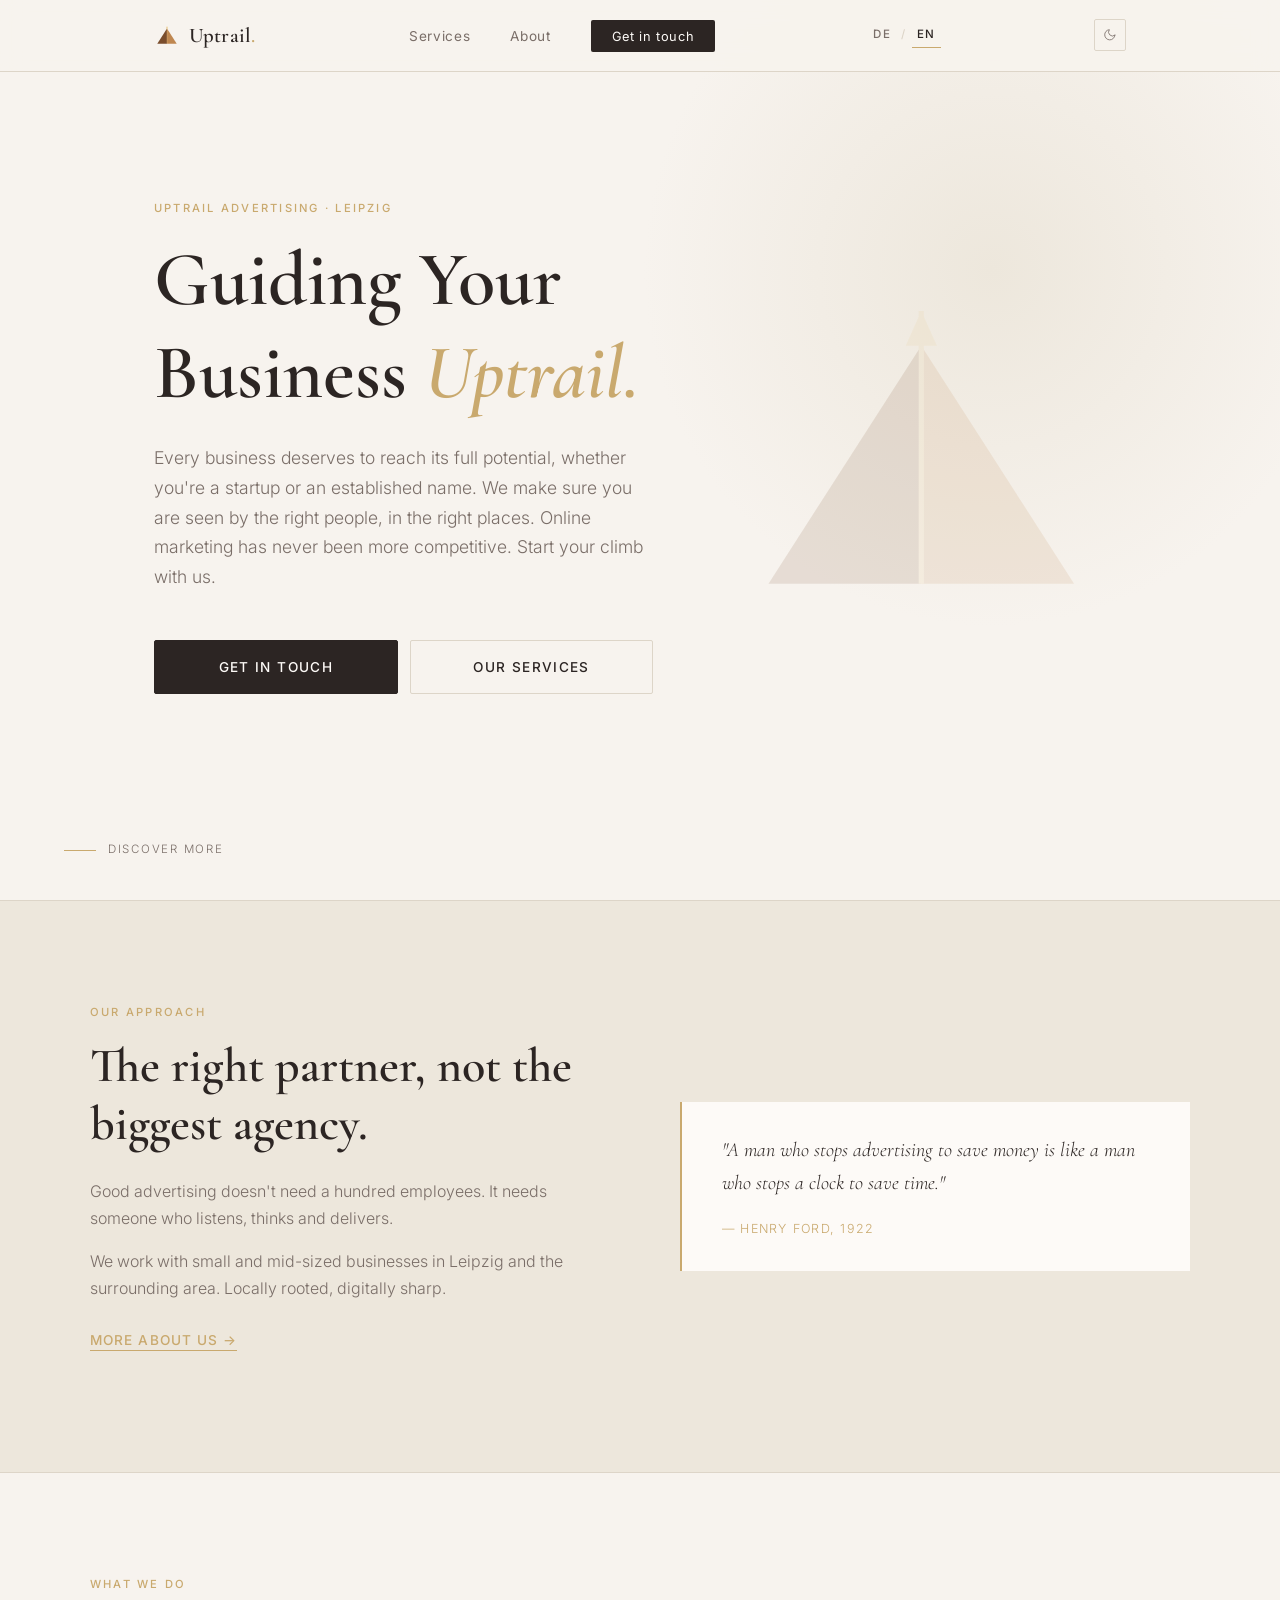
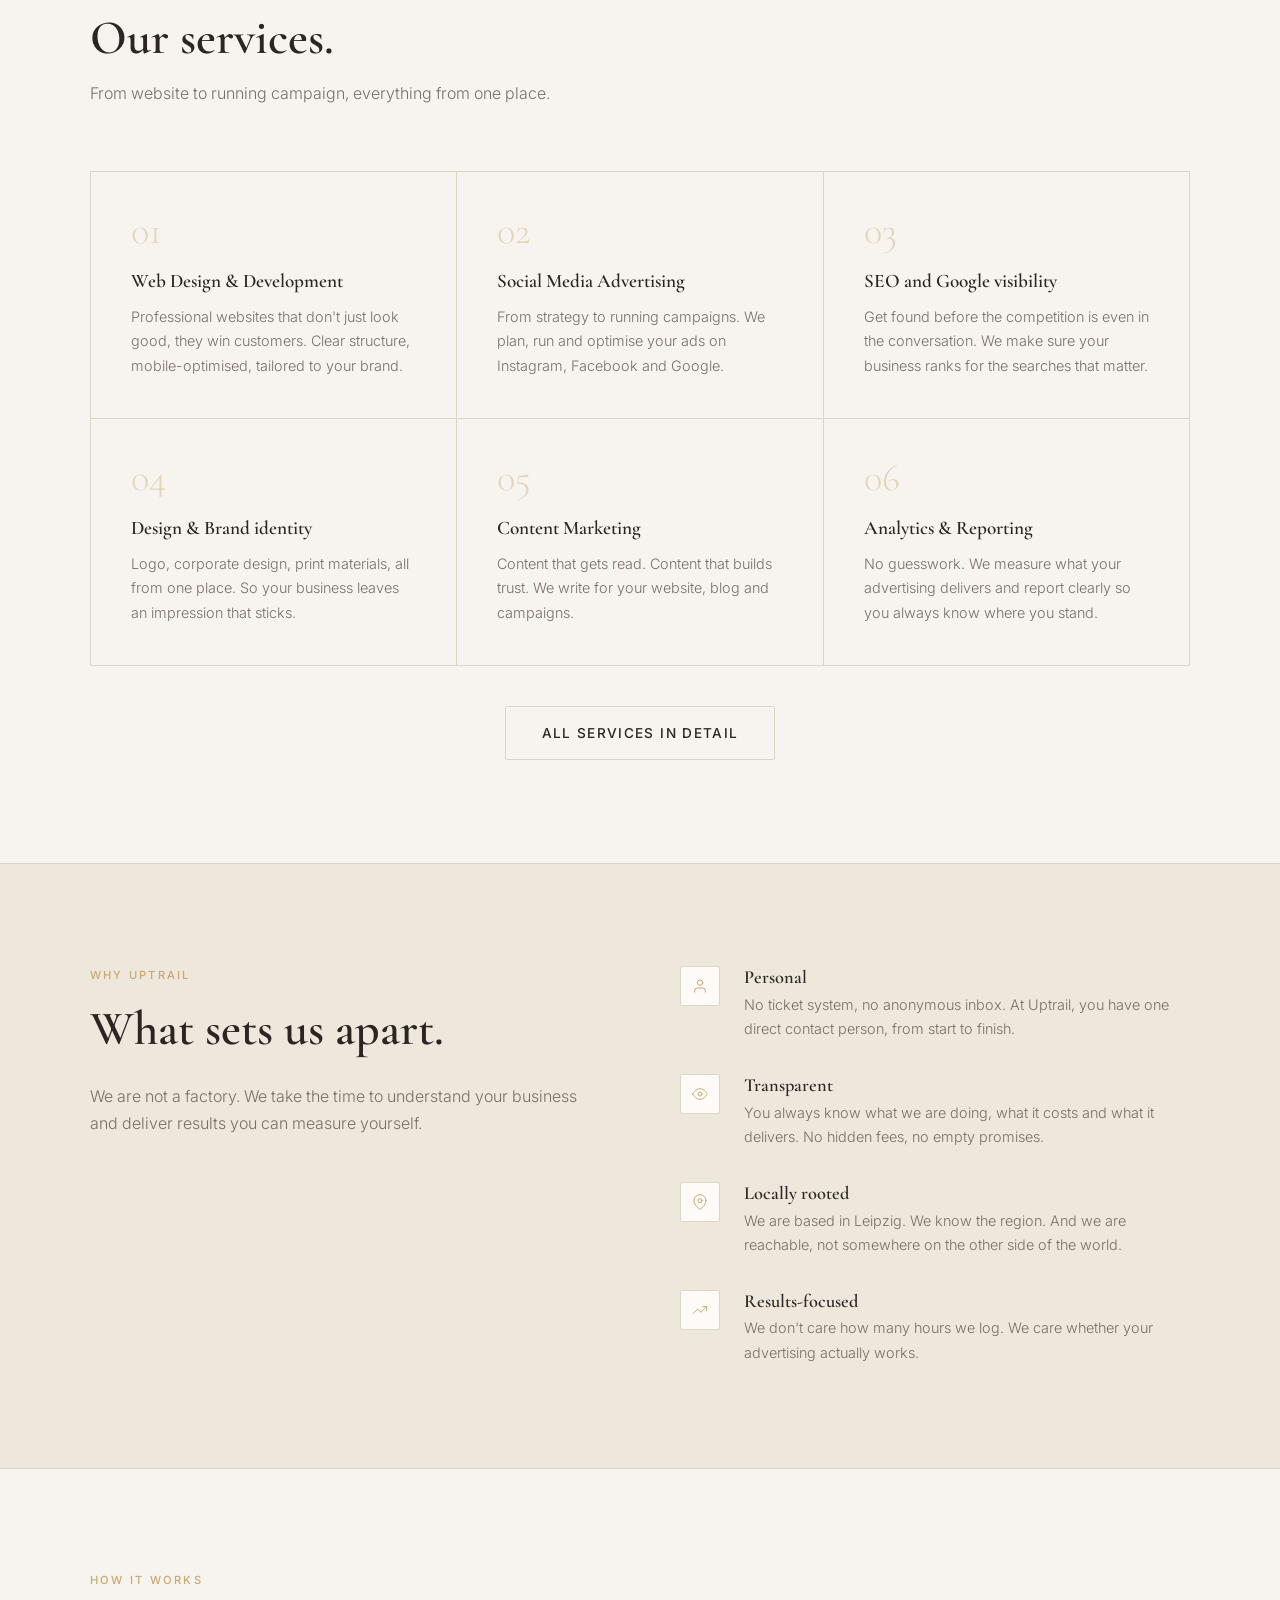
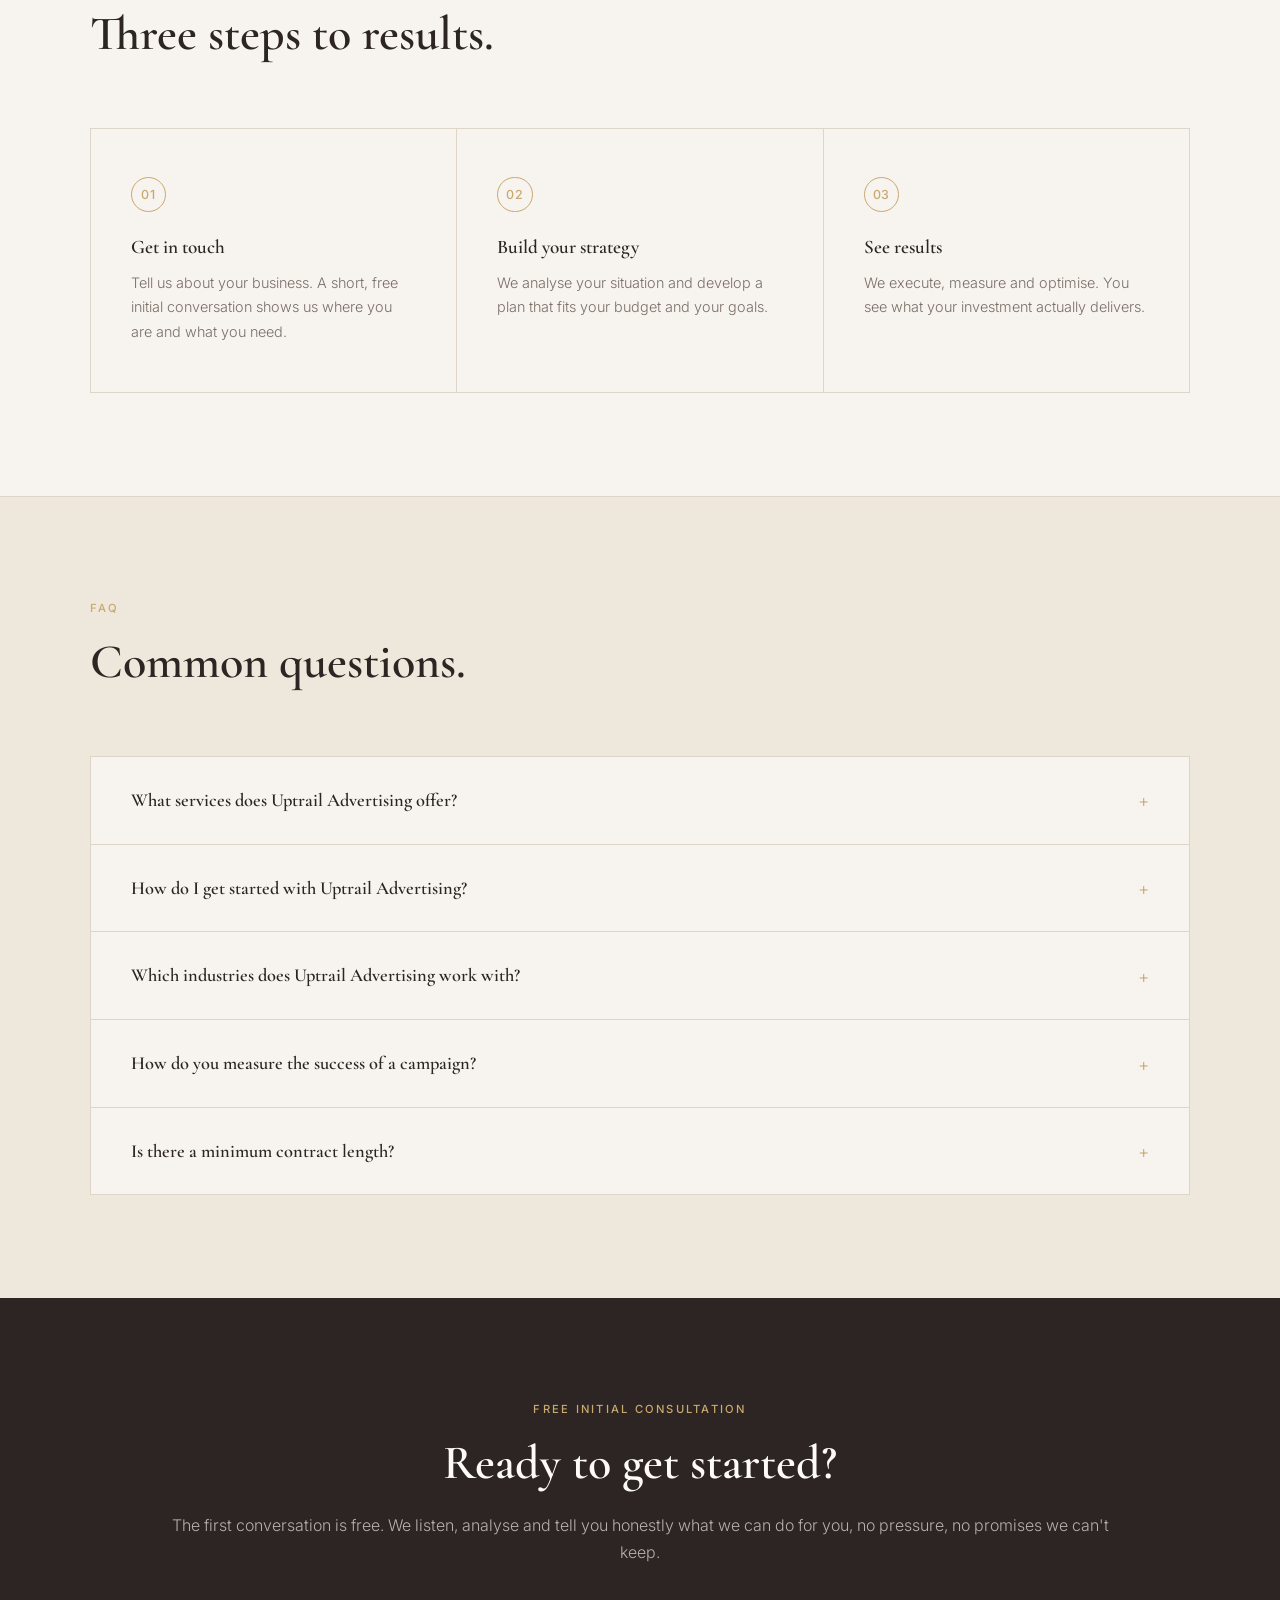
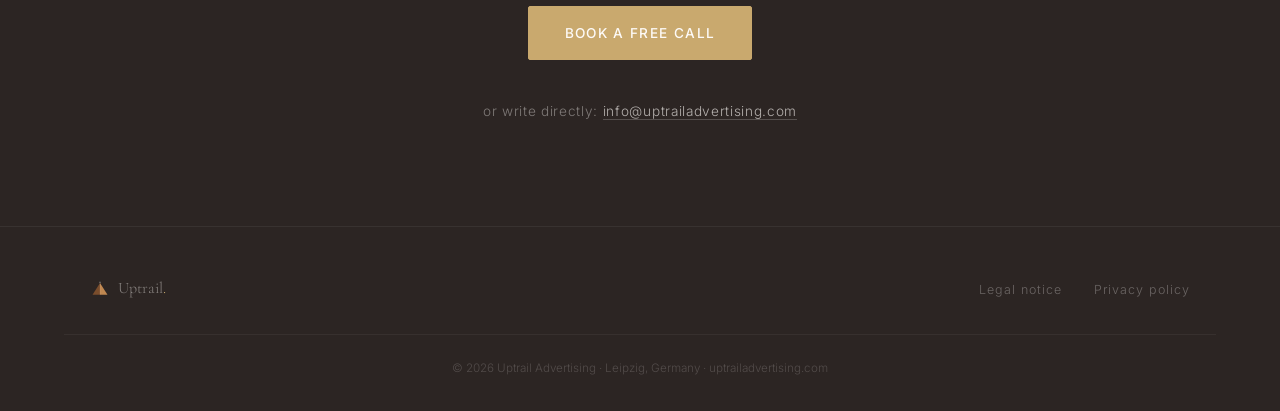
<file: index.html>
<!DOCTYPE html>
<html lang="de">
<head>
  <meta charset="UTF-8" />
  <meta name="viewport" content="width=device-width, initial-scale=1.0" />
  <title>Uptrail Advertising</title>
  <meta name="robots" content="noindex" />
  <link rel="icon" type="image/svg+xml" href="./assets/favicon.svg" />
  <script>
    var lang = (navigator.language || navigator.userLanguage || 'de').substring(0, 2).toLowerCase();
    window.location.replace(lang === 'en' ? './en/index.html' : './de/index.html');
  </script>
</head>
<body>
  <p>Weiterleitung... / Redirecting...</p>
  <p><a href="./de/index.html">Deutsch</a> &nbsp;|&nbsp; <a href="./en/index.html">English</a></p>
  <!-- Cloudflare Web Analytics -->
  <script defer src='https://static.cloudflareinsights.com/beacon.min.js' data-cf-beacon='{"token": "5e40f4240f874532a4275efa300227dd"}'></script>
  <!-- End Cloudflare Web Analytics -->
</body>
</html>
</file>
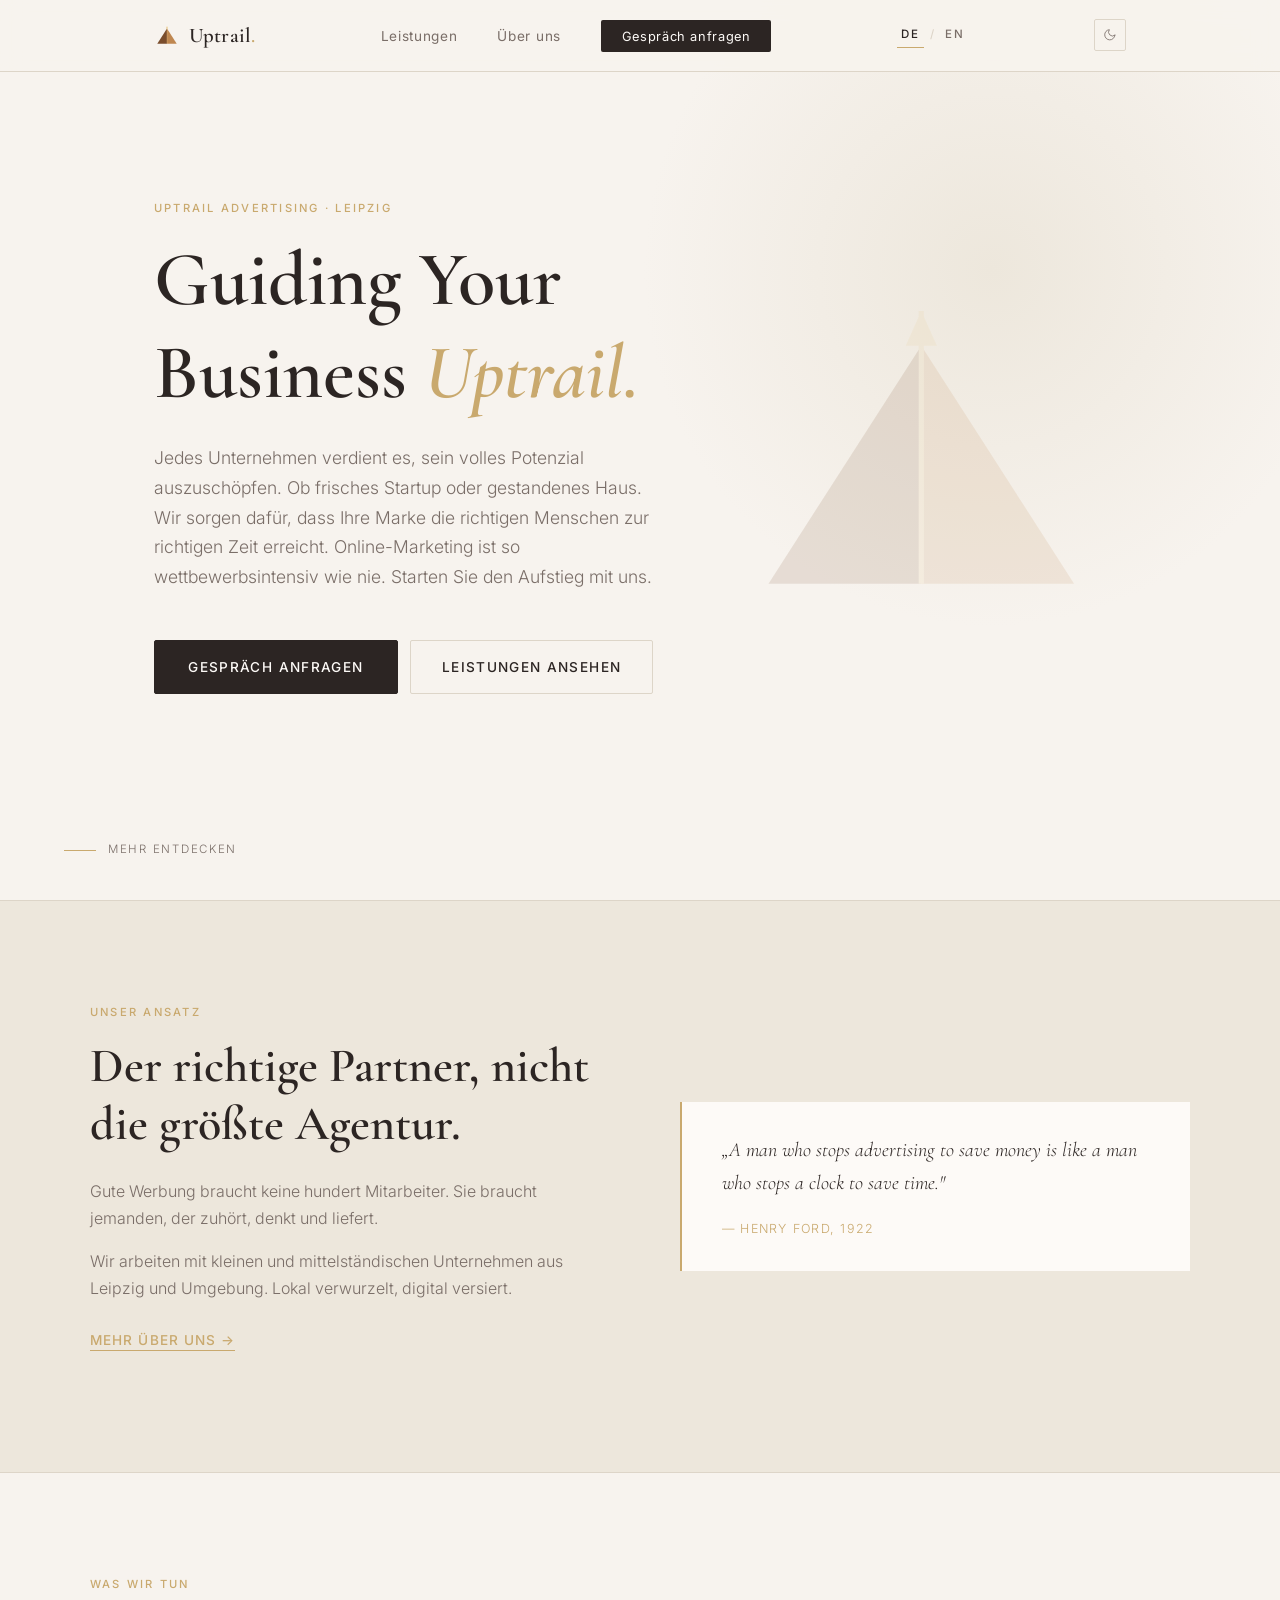
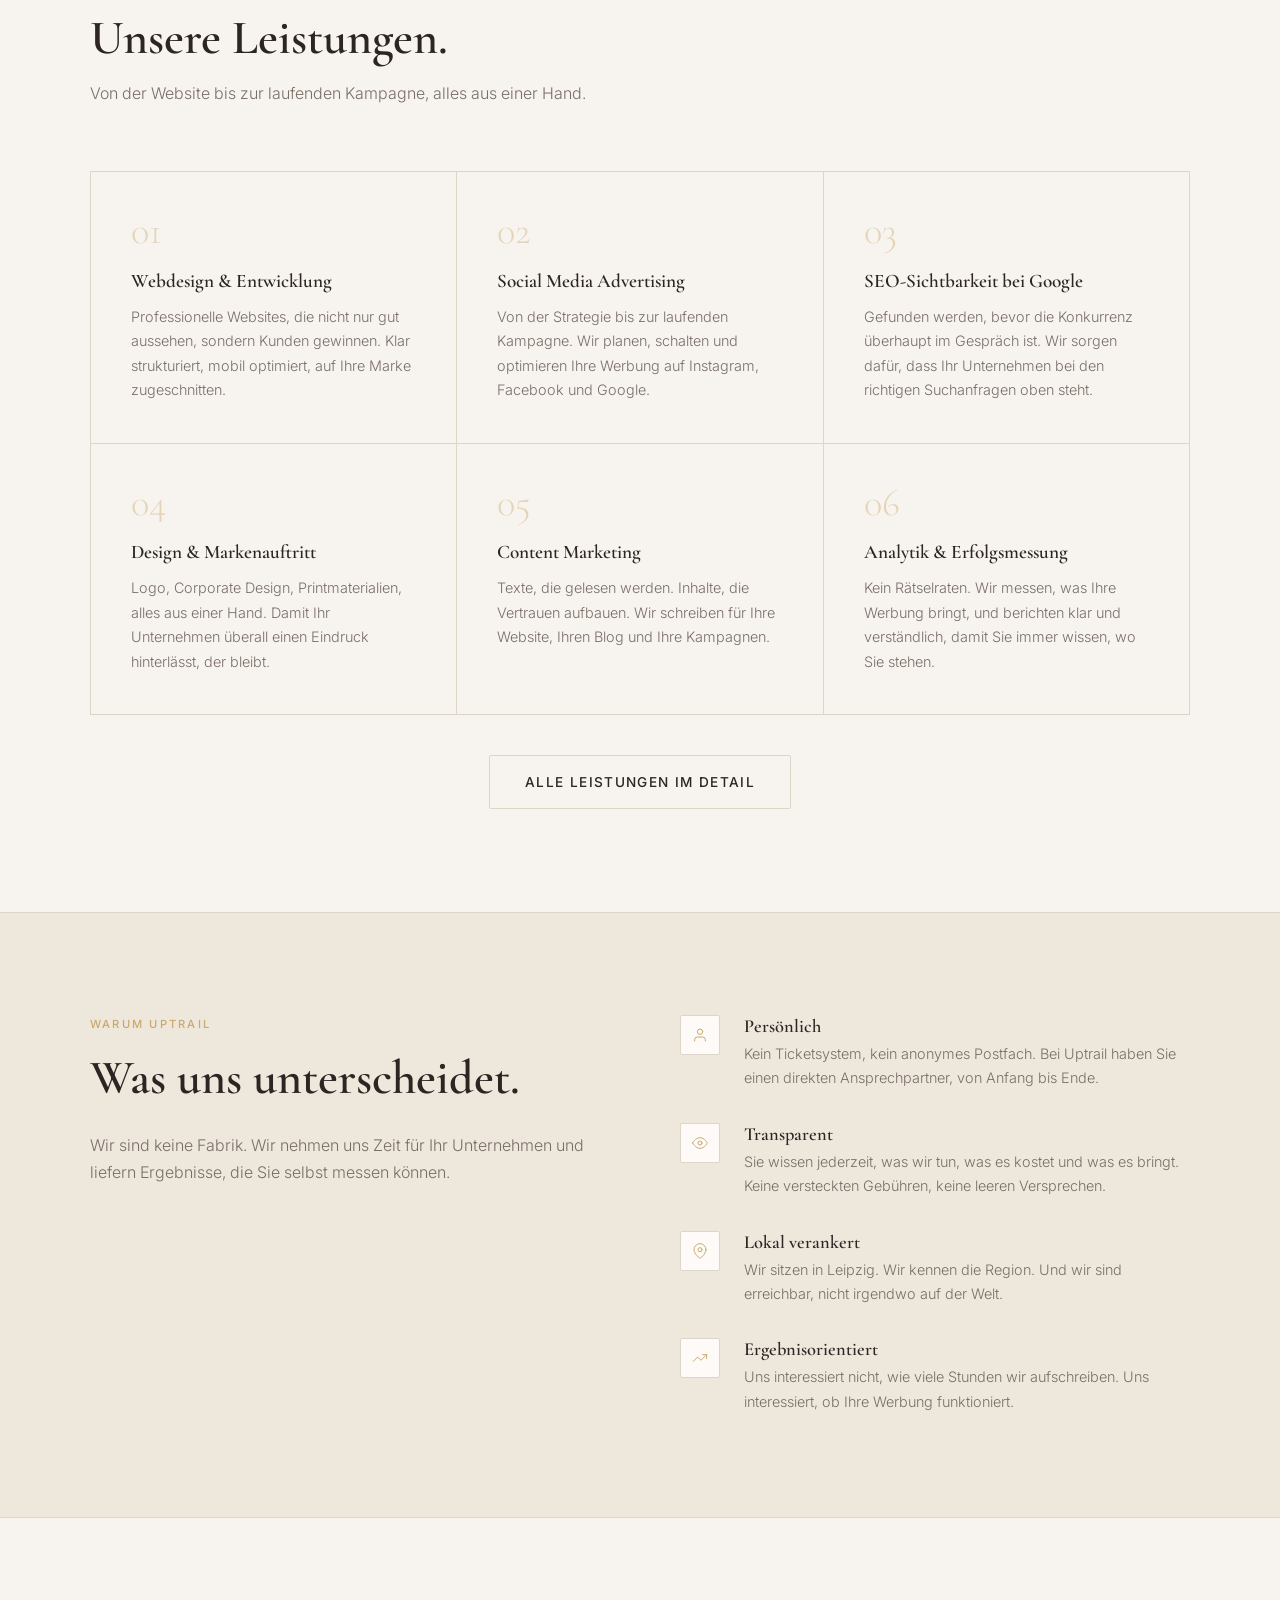
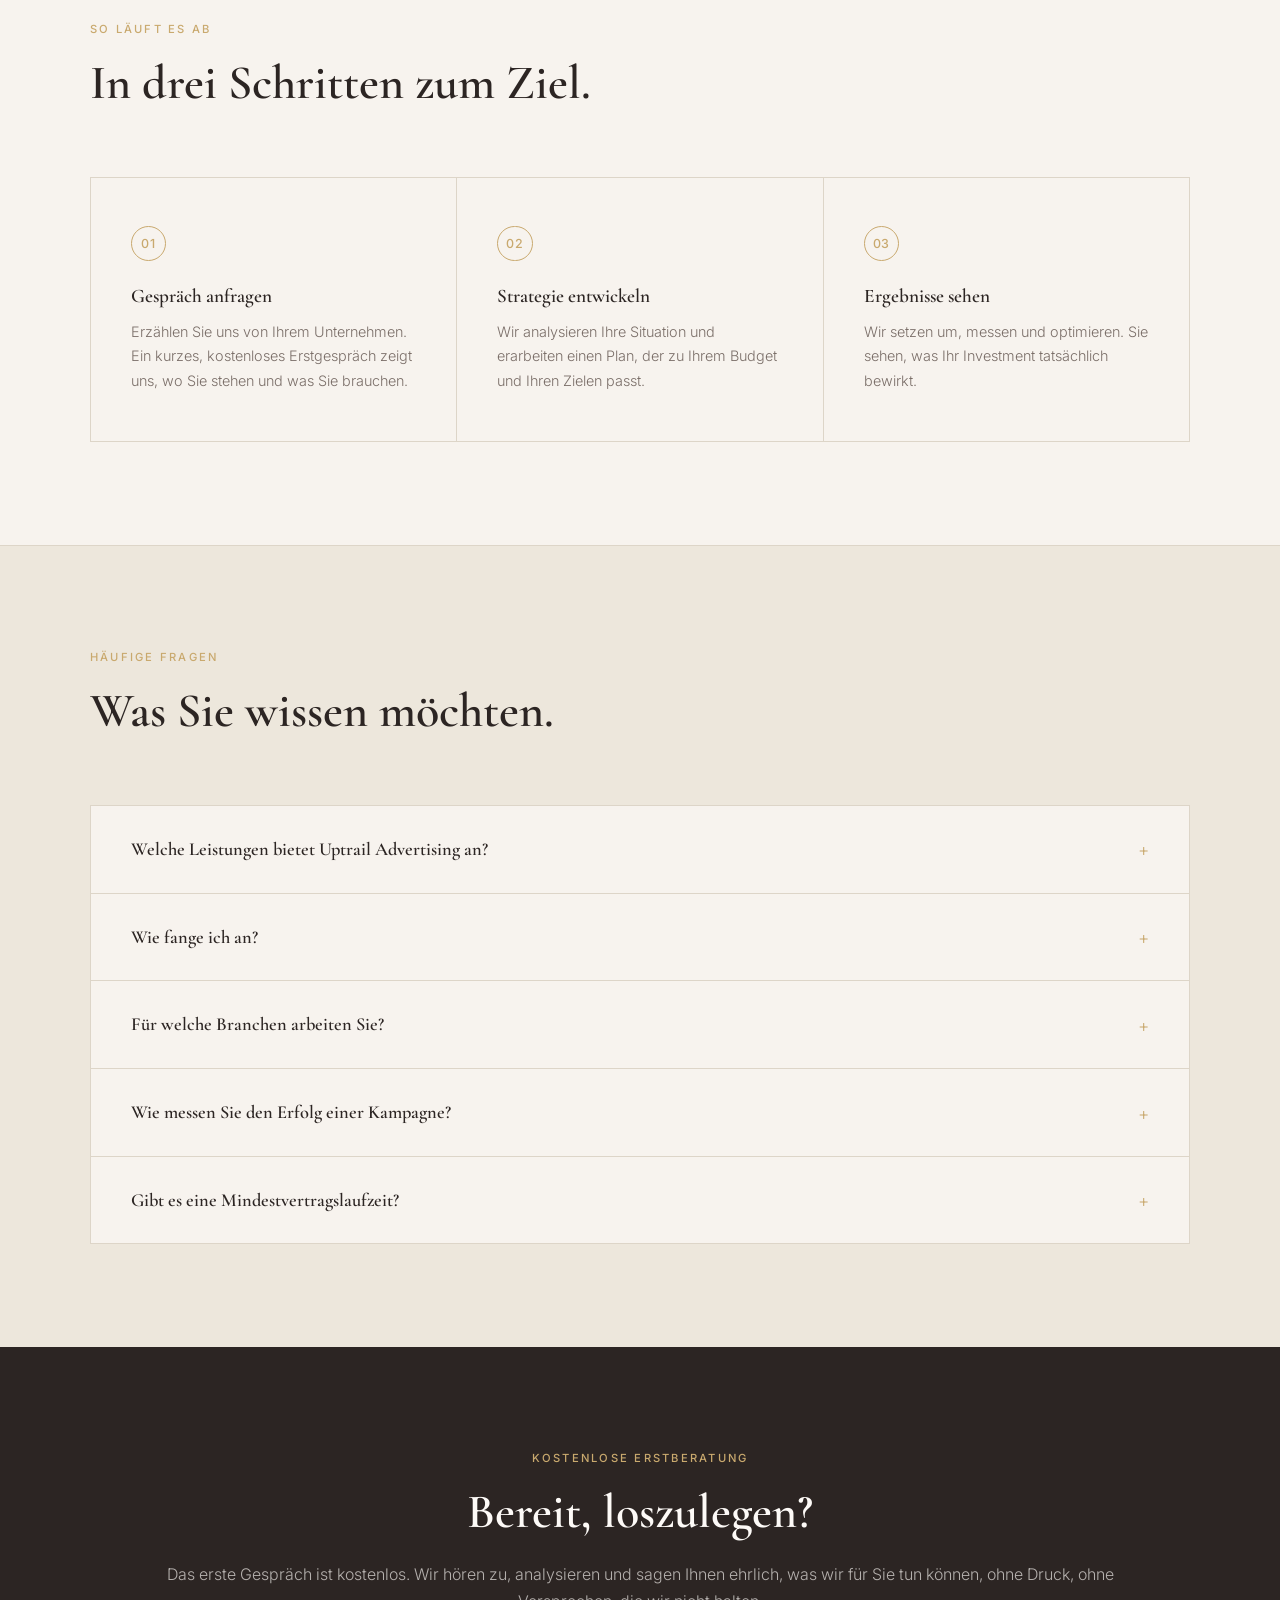
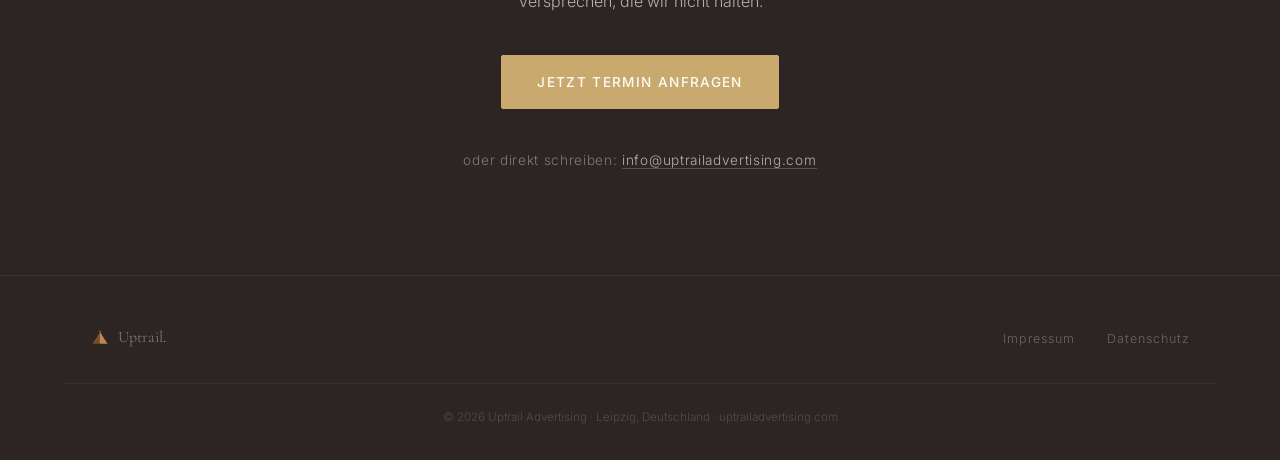
<file: de/index.html>
<!DOCTYPE html>
<html lang="de">
<head>
  <meta charset="UTF-8" />
  <meta name="viewport" content="width=device-width, initial-scale=1.0" />
  <title>Uptrail Advertising – Werbeagentur Leipzig | Webdesign, SEO & Online Marketing</title>
  <meta name="description" content="Uptrail Advertising ist Ihre Werbeagentur in Leipzig. Webdesign, SEO und Social Media Ads für kleine und mittelständische Unternehmen. Kostenlose Erstberatung." />
  <meta name="robots" content="index, follow" />
  <meta name="keywords" content="Werbeagentur Leipzig, Online Marketing Leipzig, Webdesign Leipzig, SEO Leipzig, Social Media Advertising, digitales Marketing, kleine Unternehmen, Mittelstand, Uptrail Advertising" />
  <meta property="og:type" content="website" />
  <meta property="og:url" content="https://uptrailadvertising.com/de/" />
  <meta property="og:site_name" content="Uptrail Advertising" />
  <meta property="og:locale" content="de_DE" />
  <meta property="og:image" content="https://uptrailadvertising.com/assets/img/og-image.png" />
  <meta property="og:image:width" content="1200" />
  <meta property="og:image:height" content="630" />
  <meta property="og:image:alt" content="Uptrail Advertising: Guiding Your Business Uptrail" />
  <meta property="og:title" content="Uptrail Advertising – Werbeagentur Leipzig | Webdesign, SEO & Online Marketing" />
  <meta property="og:description" content="Uptrail Advertising ist Ihre Werbeagentur in Leipzig. Webdesign, SEO und Social Media Ads für kleine und mittelständische Unternehmen. Kostenlose Erstberatung." />
  <meta name="twitter:card" content="summary_large_image" />
  <meta name="twitter:image" content="https://uptrailadvertising.com/assets/img/og-image.png" />
  <meta name="twitter:title" content="Uptrail Advertising – Werbeagentur Leipzig | Webdesign, SEO & Online Marketing" />
  <meta name="twitter:description" content="Uptrail Advertising ist Ihre Werbeagentur in Leipzig. Webdesign, SEO und Social Media Ads für kleine und mittelständische Unternehmen. Kostenlose Erstberatung." />
  <link rel="canonical" href="https://uptrailadvertising.com/de/" />
  <link rel="alternate" hreflang="de" href="https://uptrailadvertising.com/de/" />
  <link rel="alternate" hreflang="en" href="https://uptrailadvertising.com/en/" />
  <link rel="alternate" hreflang="x-default" href="https://uptrailadvertising.com/" />
  <link rel="preconnect" href="https://fonts.googleapis.com" />
  <link rel="preconnect" href="https://fonts.gstatic.com" crossorigin />
  <link href="https://fonts.googleapis.com/css2?family=Cormorant+Garamond:ital,wght@0,400;0,600;1,400&family=Inter:wght@300;400;500&display=swap" rel="stylesheet" />
  <link rel="icon" type="image/svg+xml" href="../assets/favicon.svg" />
  <link rel="stylesheet" href="../style.css" />
  <script type="application/ld+json">
  {
    "@context": "https://schema.org",
    "@type": "FAQPage",
    "mainEntity": [
      {
        "@type": "Question",
        "name": "Welche Leistungen bietet Uptrail Advertising an?",
        "acceptedAnswer": {
          "@type": "Answer",
          "text": "Wir decken das gesamte Spektrum des digitalen Marketings ab: von Webdesign und SEO über Social Media Advertising bis hin zu Markenidentität, Content und Erfolgsmessung. Ob einmalige Kampagne oder langfristige Begleitung: Wir passen unsere Leistungen an Ihre Ziele an."
        }
      },
      {
        "@type": "Question",
        "name": "Wie fange ich an?",
        "acceptedAnswer": {
          "@type": "Answer",
          "text": "Ganz einfach: Schreiben Sie uns über das Kontaktformular oder per E-Mail. Wir vereinbaren ein kostenloses Erstgespräch, um Ihr Unternehmen kennenzulernen und herauszufinden, wo wir den größten Unterschied machen können."
        }
      },
      {
        "@type": "Question",
        "name": "Für welche Branchen arbeiten Sie?",
        "acceptedAnswer": {
          "@type": "Answer",
          "text": "Wir arbeiten mit Unternehmen aus den unterschiedlichsten Bereichen: von E-Commerce und Handel über lokale Dienstleister bis zu Tech-Startups. Unser Ansatz ist immer auf die spezifische Branche, Zielgruppe und Zielsetzung des jeweiligen Kunden zugeschnitten."
        }
      },
      {
        "@type": "Question",
        "name": "Wie messen Sie den Erfolg einer Kampagne?",
        "acceptedAnswer": {
          "@type": "Answer",
          "text": "Wir setzen auf Analysetools, die die Kennzahlen erfassen, die wirklich zählen: Reichweite, Engagement, Conversion-Rate und Return on Investment. Sie erhalten regelmäßige, klar formulierte Berichte, damit Sie jederzeit wissen, was Ihr Budget bewirkt."
        }
      },
      {
        "@type": "Question",
        "name": "Gibt es eine Mindestvertragslaufzeit?",
        "acceptedAnswer": {
          "@type": "Answer",
          "text": "Nein. Wir bieten sowohl monatlich kündbare Vereinbarungen als auch längerfristige Partnerschaften für Kunden, die kontinuierliche Unterstützung wünschen. Neue Kunden können mit einem Testzeitraum starten, um zu sehen, ob Uptrail die richtige Wahl für sie ist."
        }
      }
    ]
  }
  </script>
</head>
<body>

  <header>
    <nav>
      <a href="./index.html" class="nav-logo">
        <svg xmlns="http://www.w3.org/2000/svg" viewBox="0 0 200 200"><g transform="translate(100,100) scale(0.85) translate(-250,-84.5)"><polygon points="250,26 162,163 250,163" fill="#7A4D2C"/><polygon points="250,26 250,163 338,163" fill="#BF8750"/><line x1="250" y1="6" x2="250" y2="163" stroke="#E8C98A" stroke-width="3"/><polygon points="250,6 241,26 259,26" fill="#E8C98A"/></g></svg>
        <span class="nav-logo-text">Uptrail<span>.</span></span>
      </a>
      <ul class="nav-center">
        <li><a href="./leistungen.html">Leistungen</a></li>
        <li><a href="./ueber-uns.html">Über uns</a></li>
        <li><a href="./kontakt.html" class="nav-cta">Gespräch anfragen</a></li>
      </ul>
      <div class="nav-right">
        <div class="lang-switch">
          <a href="../de/index.html" class="active">DE</a>
          <span class="sep">/</span>
          <a href="../en/index.html">EN</a>
        </div>
      </div>
      <button class="theme-toggle" id="theme-toggle" aria-label="Dark Mode umschalten">
        <svg class="icon-moon" viewBox="0 0 24 24"><path d="M21 12.79A9 9 0 1 1 11.21 3 7 7 0 0 0 21 12.79z"/></svg>
        <svg class="icon-sun" viewBox="0 0 24 24"><circle cx="12" cy="12" r="5"/><line x1="12" y1="1" x2="12" y2="3"/><line x1="12" y1="21" x2="12" y2="23"/><line x1="4.22" y1="4.22" x2="5.64" y2="5.64"/><line x1="18.36" y1="18.36" x2="19.78" y2="19.78"/><line x1="1" y1="12" x2="3" y2="12"/><line x1="21" y1="12" x2="23" y2="12"/><line x1="4.22" y1="19.78" x2="5.64" y2="18.36"/><line x1="18.36" y1="5.64" x2="19.78" y2="4.22"/></svg>
      </button>
      <button class="hamburger" id="hamburger" aria-label="Menü öffnen">
        <span></span><span></span><span></span>
      </button>
    </nav>
  </header>

  <nav class="mobile-nav" id="mobile-nav">
    <a href="./index.html">Home</a>
    <a href="./leistungen.html">Leistungen</a>
    <a href="./ueber-uns.html">Über uns</a>
    <a href="./kontakt.html">Gespräch anfragen</a>
    <div class="mobile-lang">
      <a href="../de/index.html" class="active">DE</a>
      <a href="../en/index.html">EN</a>
    </div>
  </nav>

  <!-- HERO -->
  <section class="hero">
    <div class="hero-inner">
      <div class="hero-text">
        <span class="label">Uptrail Advertising · Leipzig</span>
        <h1>Guiding Your Business <em>Uptrail.</em></h1>
        <p class="hero-sub">
          Jedes Unternehmen verdient es, sein volles Potenzial auszuschöpfen. Ob frisches Startup oder gestandenes Haus. Wir sorgen dafür, dass Ihre Marke die richtigen Menschen zur richtigen Zeit erreicht. Online-Marketing ist so wettbewerbsintensiv wie nie. Starten Sie den Aufstieg mit uns.
        </p>
        <div class="hero-btns">
          <a href="./kontakt.html" class="btn btn-primary">Gespräch anfragen</a>
          <a href="./leistungen.html" class="btn btn-outline">Leistungen ansehen</a>
        </div>
      </div>
      <div class="hero-visual" aria-hidden="true">
        <svg xmlns="http://www.w3.org/2000/svg" viewBox="0 0 200 200">
          <g transform="translate(100,100) scale(0.85) translate(-250,-84.5)">
            <polygon points="250,26 162,163 250,163" fill="#7A4D2C"/>
            <polygon points="250,26 250,163 338,163" fill="#BF8750"/>
            <line x1="250" y1="6" x2="250" y2="163" class="hero-mark-line" stroke="#E8C98A" stroke-width="3"/>
            <polygon points="250,6 241,26 259,26" class="hero-mark-arrow" fill="#E8C98A"/>
          </g>
        </svg>
      </div>
    </div>
    <div class="hero-scroll">Mehr entdecken</div>
  </section>

  <!-- PHILOSOPHIE -->
  <section class="philosophie">
    <div class="philosophie-grid">
      <div class="philosophie-text">
        <span class="label">Unser Ansatz</span>
        <h2>Der richtige Partner, nicht die größte Agentur.</h2>
        <p>
          Gute Werbung braucht keine hundert Mitarbeiter. Sie braucht jemanden,
          der zuhört, denkt und liefert.
        </p>
        <p>
          Wir arbeiten mit kleinen und mittelständischen Unternehmen aus Leipzig
          und Umgebung. Lokal verwurzelt, digital versiert.
        </p>
        <p style="margin-top: 1.5rem;">
          <a href="./ueber-uns.html" style="font-size: 0.85rem; font-weight: 500; letter-spacing: 0.08em; text-transform: uppercase; color: var(--accent); border-bottom: 1px solid var(--accent); padding-bottom: 2px;">Mehr über uns →</a>
        </p>
      </div>
      <blockquote>
        „A man who stops advertising to save money is like a man who stops a clock to save time."
        <cite>— Henry Ford, 1922</cite>
      </blockquote>
    </div>
  </section>

  <!-- LEISTUNGEN -->
  <section style="background: var(--bg);">
    <div class="section-header">
      <span class="label">Was wir tun</span>
      <h2>Unsere Leistungen.</h2>
      <p>Von der Website bis zur laufenden Kampagne, alles aus einer Hand.</p>
    </div>
    <div class="leistungen-grid">
      <div class="leistung-card">
        <div class="leistung-icon"><svg viewBox="0 0 24 24"><rect x="2" y="3" width="20" height="14" rx="2"/><line x1="8" y1="21" x2="16" y2="21"/><line x1="12" y1="17" x2="12" y2="21"/></svg></div>
        <div class="leistung-nr">01</div>
        <h3>Webdesign &amp; Entwicklung</h3>
        <p>Professionelle Websites, die nicht nur gut aussehen, sondern Kunden gewinnen. Klar strukturiert, mobil optimiert, auf Ihre Marke zugeschnitten.</p>
      </div>
      <div class="leistung-card">
        <div class="leistung-icon"><svg viewBox="0 0 24 24"><polygon points="11 5 6 9 2 9 2 15 6 15 11 19 11 5"/><path d="M19.07 4.93a10 10 0 0 1 0 14.14M15.54 8.46a5 5 0 0 1 0 7.07"/></svg></div>
        <div class="leistung-nr">02</div>
        <h3>Social Media Advertising</h3>
        <p>Von der Strategie bis zur laufenden Kampagne. Wir planen, schalten und optimieren Ihre Werbung auf Instagram, Facebook und Google.</p>
      </div>
      <div class="leistung-card">
        <div class="leistung-icon"><svg viewBox="0 0 24 24"><circle cx="11" cy="11" r="8"/><line x1="21" y1="21" x2="16.65" y2="16.65"/></svg></div>
        <div class="leistung-nr">03</div>
        <h3>SEO-Sichtbarkeit bei Google</h3>
        <p>Gefunden werden, bevor die Konkurrenz überhaupt im Gespräch ist. Wir sorgen dafür, dass Ihr Unternehmen bei den richtigen Suchanfragen oben steht.</p>
      </div>
      <div class="leistung-card">
        <div class="leistung-icon"><svg viewBox="0 0 24 24"><path d="M12 20h9"/><path d="M16.5 3.5a2.121 2.121 0 0 1 3 3L7 19l-4 1 1-4L16.5 3.5z"/></svg></div>
        <div class="leistung-nr">04</div>
        <h3>Design &amp; Markenauftritt</h3>
        <p>Logo, Corporate Design, Printmaterialien, alles aus einer Hand. Damit Ihr Unternehmen überall einen Eindruck hinterlässt, der bleibt.</p>
      </div>
      <div class="leistung-card">
        <div class="leistung-icon"><svg viewBox="0 0 24 24"><path d="M14 2H6a2 2 0 0 0-2 2v16a2 2 0 0 0 2 2h12a2 2 0 0 0 2-2V8z"/><polyline points="14 2 14 8 20 8"/><line x1="16" y1="13" x2="8" y2="13"/><line x1="16" y1="17" x2="8" y2="17"/></svg></div>
        <div class="leistung-nr">05</div>
        <h3>Content Marketing</h3>
        <p>Texte, die gelesen werden. Inhalte, die Vertrauen aufbauen. Wir schreiben für Ihre Website, Ihren Blog und Ihre Kampagnen.</p>
      </div>
      <div class="leistung-card">
        <div class="leistung-icon"><svg viewBox="0 0 24 24"><line x1="18" y1="20" x2="18" y2="10"/><line x1="12" y1="20" x2="12" y2="4"/><line x1="6" y1="20" x2="6" y2="14"/></svg></div>
        <div class="leistung-nr">06</div>
        <h3>Analytik &amp; Erfolgsmessung</h3>
        <p>Kein Rätselraten. Wir messen, was Ihre Werbung bringt, und berichten klar und verständlich, damit Sie immer wissen, wo Sie stehen.</p>
      </div>
    </div>
    <div style="max-width: var(--max-width); margin: 2.5rem auto 0; text-align: center;">
      <a href="./leistungen.html" class="btn btn-outline" style="margin-left: 0;">Alle Leistungen im Detail</a>
    </div>
  </section>

  <!-- WARUM UPTRAIL -->
  <section class="warum">
    <div class="warum-grid">
      <div class="warum-left">
        <span class="label">Warum Uptrail</span>
        <h2>Was uns unterscheidet.</h2>
        <p>
          Wir sind keine Fabrik. Wir nehmen uns Zeit für Ihr Unternehmen und liefern Ergebnisse, die Sie selbst messen können.
        </p>
      </div>
      <div class="usp-list">
        <div class="usp-item">
          <div class="usp-icon">
            <svg viewBox="0 0 24 24"><path d="M20 21v-2a4 4 0 0 0-4-4H8a4 4 0 0 0-4 4v2"/><circle cx="12" cy="7" r="4"/></svg>
          </div>
          <div class="usp-text">
            <h3>Persönlich</h3>
            <p>Kein Ticketsystem, kein anonymes Postfach. Bei Uptrail haben Sie einen direkten Ansprechpartner, von Anfang bis Ende.</p>
          </div>
        </div>
        <div class="usp-item">
          <div class="usp-icon">
            <svg viewBox="0 0 24 24"><path d="M1 12s4-8 11-8 11 8 11 8-4 8-11 8-11-8-11-8z"/><circle cx="12" cy="12" r="3"/></svg>
          </div>
          <div class="usp-text">
            <h3>Transparent</h3>
            <p>Sie wissen jederzeit, was wir tun, was es kostet und was es bringt. Keine versteckten Gebühren, keine leeren Versprechen.</p>
          </div>
        </div>
        <div class="usp-item">
          <div class="usp-icon">
            <svg viewBox="0 0 24 24"><path d="M21 10c0 7-9 13-9 13s-9-6-9-13a9 9 0 0 1 18 0z"/><circle cx="12" cy="10" r="3"/></svg>
          </div>
          <div class="usp-text">
            <h3>Lokal verankert</h3>
            <p>Wir sitzen in Leipzig. Wir kennen die Region. Und wir sind erreichbar, nicht irgendwo auf der Welt.</p>
          </div>
        </div>
        <div class="usp-item">
          <div class="usp-icon">
            <svg viewBox="0 0 24 24"><polyline points="22 7 13.5 15.5 8.5 10.5 2 17"/><polyline points="16 7 22 7 22 13"/></svg>
          </div>
          <div class="usp-text">
            <h3>Ergebnisorientiert</h3>
            <p>Uns interessiert nicht, wie viele Stunden wir aufschreiben. Uns interessiert, ob Ihre Werbung funktioniert.</p>
          </div>
        </div>
      </div>
    </div>
  </section>

  <!-- PROCESS -->
  <section style="background: var(--bg); border-top: 1px solid var(--border);">
    <div class="section-header">
      <span class="label">So läuft es ab</span>
      <h2>In drei Schritten zum Ziel.</h2>
    </div>
    <div class="process-steps">
      <div class="process-step">
        <div class="process-step-num">01</div>
        <h3>Gespräch anfragen</h3>
        <p>Erzählen Sie uns von Ihrem Unternehmen. Ein kurzes, kostenloses Erstgespräch zeigt uns, wo Sie stehen und was Sie brauchen.</p>
      </div>
      <div class="process-step">
        <div class="process-step-num">02</div>
        <h3>Strategie entwickeln</h3>
        <p>Wir analysieren Ihre Situation und erarbeiten einen Plan, der zu Ihrem Budget und Ihren Zielen passt.</p>
      </div>
      <div class="process-step">
        <div class="process-step-num">03</div>
        <h3>Ergebnisse sehen</h3>
        <p>Wir setzen um, messen und optimieren. Sie sehen, was Ihr Investment tatsächlich bewirkt.</p>
      </div>
    </div>
  </section>

  <!-- FAQ -->
  <section style="background: var(--bg-dark); border-top: 1px solid var(--border);">
    <div class="section-header">
      <span class="label">Häufige Fragen</span>
      <h2>Was Sie wissen möchten.</h2>
    </div>
    <div class="faq-list">
      <div class="faq-item">
        <h3 class="faq-q">Welche Leistungen bietet Uptrail Advertising an?</h3>
        <p class="faq-a">Wir decken das gesamte Spektrum des digitalen Marketings ab: von Webdesign und SEO über Social Media Advertising bis hin zu Markenidentität, Content und Erfolgsmessung. Ob einmalige Kampagne oder langfristige Begleitung: Wir passen unsere Leistungen an Ihre Ziele an.</p>
      </div>
      <div class="faq-item">
        <h3 class="faq-q">Wie fange ich an?</h3>
        <p class="faq-a">Ganz einfach: Schreiben Sie uns über das Kontaktformular oder per E-Mail. Wir vereinbaren ein kostenloses Erstgespräch, um Ihr Unternehmen kennenzulernen und herauszufinden, wo wir den größten Unterschied machen können.</p>
      </div>
      <div class="faq-item">
        <h3 class="faq-q">Für welche Branchen arbeiten Sie?</h3>
        <p class="faq-a">Wir arbeiten mit Unternehmen aus den unterschiedlichsten Bereichen: von E-Commerce und Handel über lokale Dienstleister bis zu Tech-Startups. Unser Ansatz ist immer auf die spezifische Branche, Zielgruppe und Zielsetzung des jeweiligen Kunden zugeschnitten.</p>
      </div>
      <div class="faq-item">
        <h3 class="faq-q">Wie messen Sie den Erfolg einer Kampagne?</h3>
        <p class="faq-a">Wir setzen auf Analysetools, die die Kennzahlen erfassen, die wirklich zählen: Reichweite, Engagement, Conversion-Rate und Return on Investment. Sie erhalten regelmäßige, klar formulierte Berichte, damit Sie jederzeit wissen, was Ihr Budget bewirkt.</p>
      </div>
      <div class="faq-item">
        <h3 class="faq-q">Gibt es eine Mindestvertragslaufzeit?</h3>
        <p class="faq-a">Nein. Wir bieten sowohl monatlich kündbare Vereinbarungen als auch längerfristige Partnerschaften für Kunden, die kontinuierliche Unterstützung wünschen. Neue Kunden können mit einem Testzeitraum starten, um zu sehen, ob Uptrail die richtige Wahl für sie ist.</p>
      </div>
    </div>
  </section>

  <!-- CTA -->
  <section class="cta-section">
    <div class="container">
      <span class="label">Kostenlose Erstberatung</span>
      <h2>Bereit, loszulegen?</h2>
      <p>
        Das erste Gespräch ist kostenlos. Wir hören zu, analysieren und sagen Ihnen
        ehrlich, was wir für Sie tun können, ohne Druck, ohne Versprechen, die wir nicht halten.
      </p>
      <a href="./kontakt.html" class="btn-accent">Jetzt Termin anfragen</a>
      <div class="cta-direkt">
        oder direkt schreiben: <a href="mailto:info@uptrailadvertising.com">info@uptrailadvertising.com</a>
      </div>
    </div>
  </section>

  <footer>
    <div class="footer-inner">
      <div class="footer-logo">
        <svg xmlns="http://www.w3.org/2000/svg" viewBox="0 0 200 200"><g transform="translate(100,100) scale(0.85) translate(-250,-84.5)"><polygon points="250,26 162,163 250,163" fill="#7A4D2C"/><polygon points="250,26 250,163 338,163" fill="#BF8750"/><line x1="250" y1="6" x2="250" y2="163" stroke="rgba(253,250,247,0.4)" stroke-width="3"/><polygon points="250,6 241,26 259,26" fill="rgba(253,250,247,0.4)"/></g></svg>
        <span class="footer-logo-text">Uptrail<span>.</span></span>
      </div>
      <ul class="footer-links">
        <li><a href="./impressum.html">Impressum</a></li>
        <li><a href="./datenschutz.html">Datenschutz</a></li>
      </ul>
    </div>
    <div class="footer-copy">
      &copy; 2026 Uptrail Advertising · Leipzig, Deutschland · uptrailadvertising.com
    </div>
  </footer>

  <script>
    const hamburger = document.getElementById('hamburger');
    const mobileNav = document.getElementById('mobile-nav');
    hamburger.addEventListener('click', () => {
      hamburger.classList.toggle('open');
      mobileNav.classList.toggle('open');
      document.body.style.overflow = mobileNav.classList.contains('open') ? 'hidden' : '';
    });
    document.querySelectorAll('.mobile-nav a:not(.mobile-lang a)').forEach(link => {
      link.addEventListener('click', () => {
        hamburger.classList.remove('open');
        mobileNav.classList.remove('open');
        document.body.style.overflow = '';
      });
    });
    const themeToggle = document.getElementById('theme-toggle');
    if (localStorage.getItem('theme') === 'dark') document.documentElement.setAttribute('data-theme', 'dark');
    themeToggle.addEventListener('click', () => {
      const dark = document.documentElement.getAttribute('data-theme') === 'dark';
      document.documentElement.setAttribute('data-theme', dark ? 'light' : 'dark');
      localStorage.setItem('theme', dark ? 'light' : 'dark');
    });
    document.querySelectorAll('.leistung-card').forEach(function(card) {
      card.addEventListener('click', function() {
        if (window.innerWidth <= 600) card.classList.toggle('open');
      });
    });
    document.querySelectorAll('.faq-item').forEach(function(item) {
      item.addEventListener('click', function() {
        item.classList.toggle('open');
      });
    });
  </script>
  <!-- Cloudflare Web Analytics -->
  <script defer src='https://static.cloudflareinsights.com/beacon.min.js' data-cf-beacon='{"token": "5e40f4240f874532a4275efa300227dd"}'></script>
  <!-- End Cloudflare Web Analytics -->
</body>
</html>
</file>
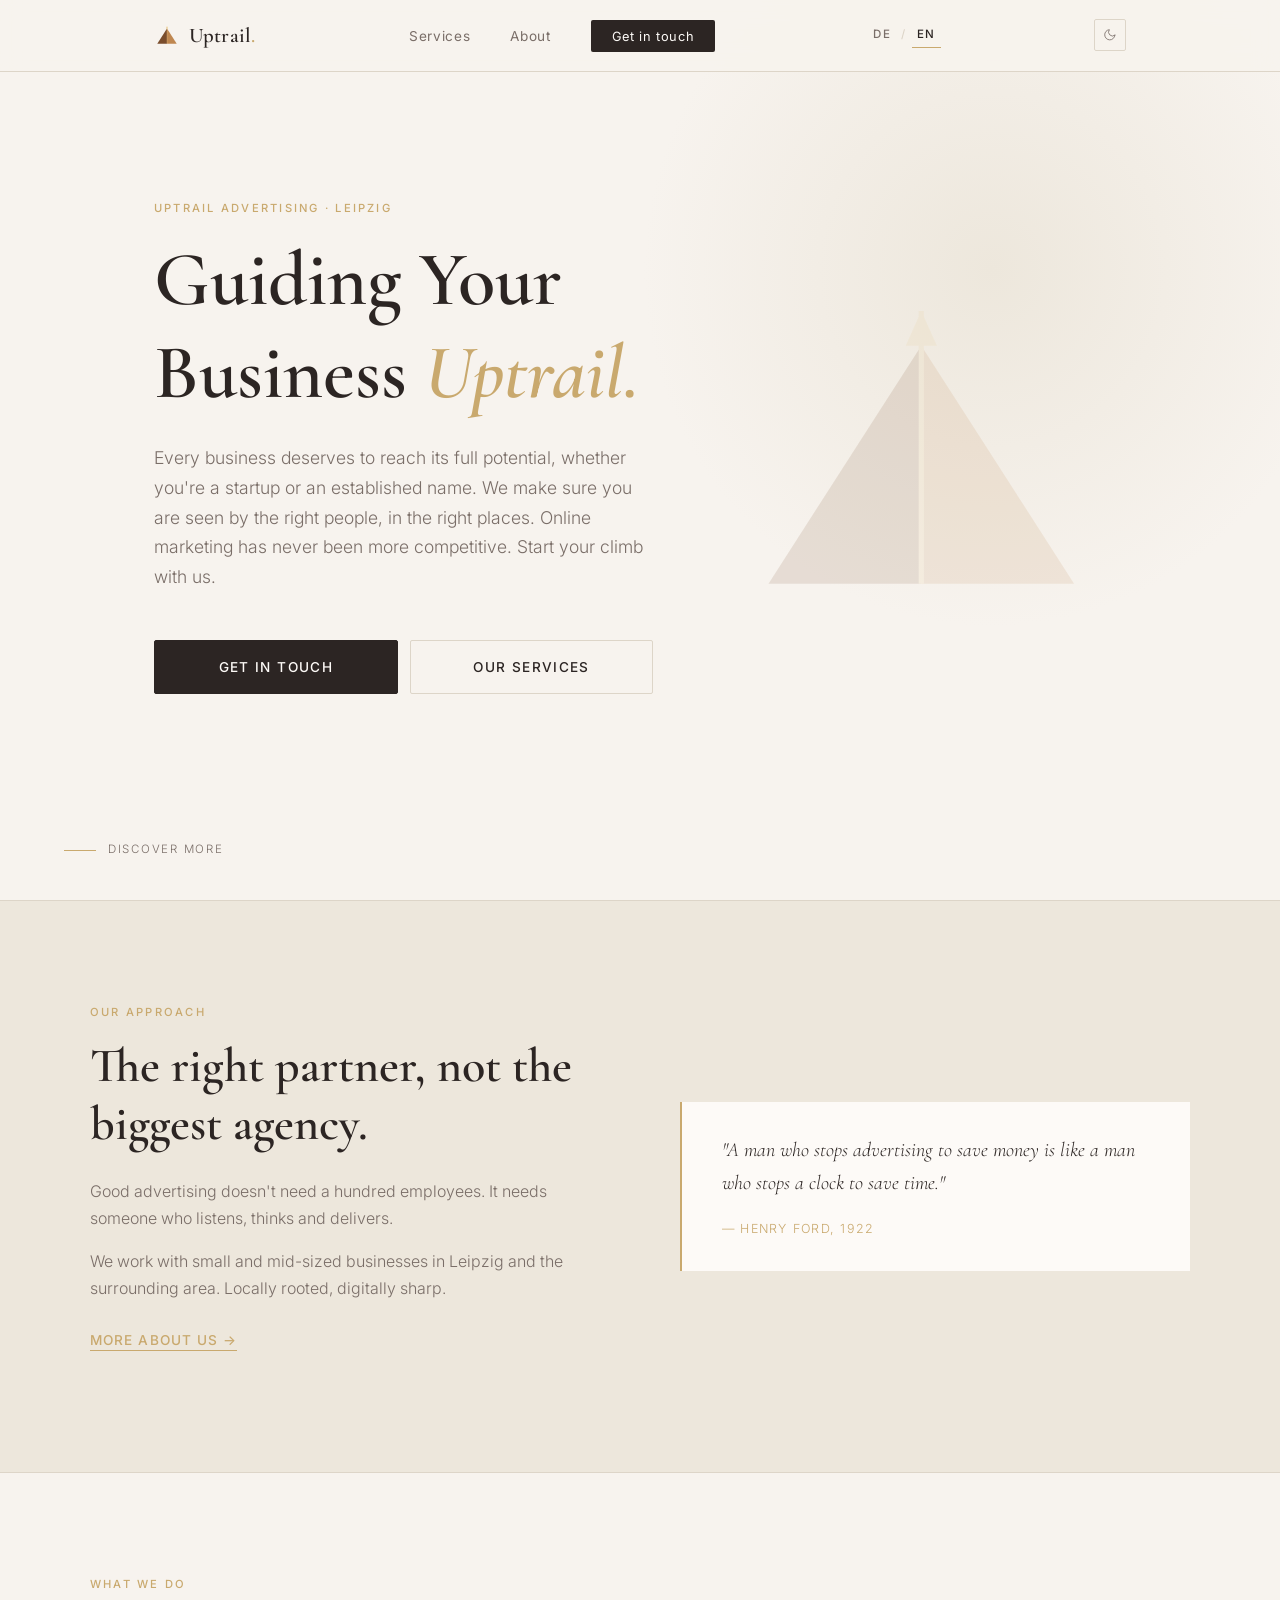
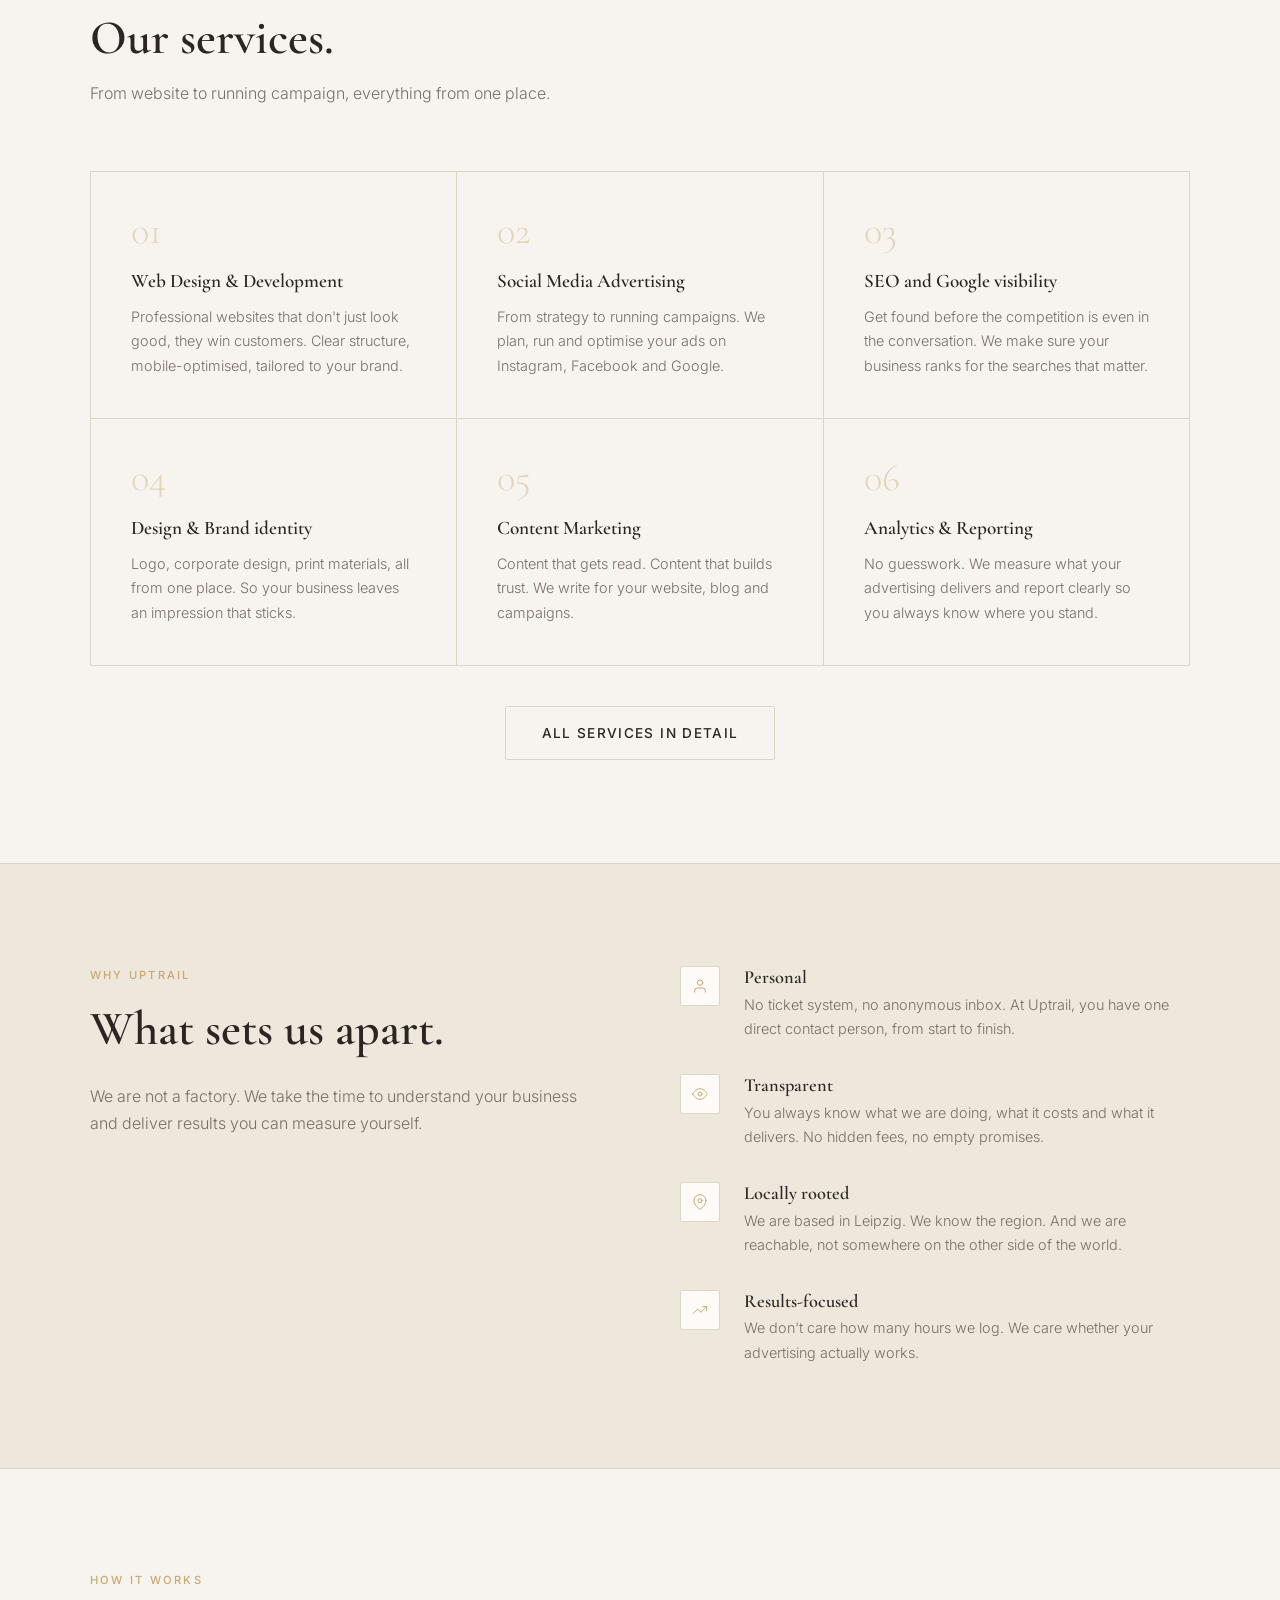
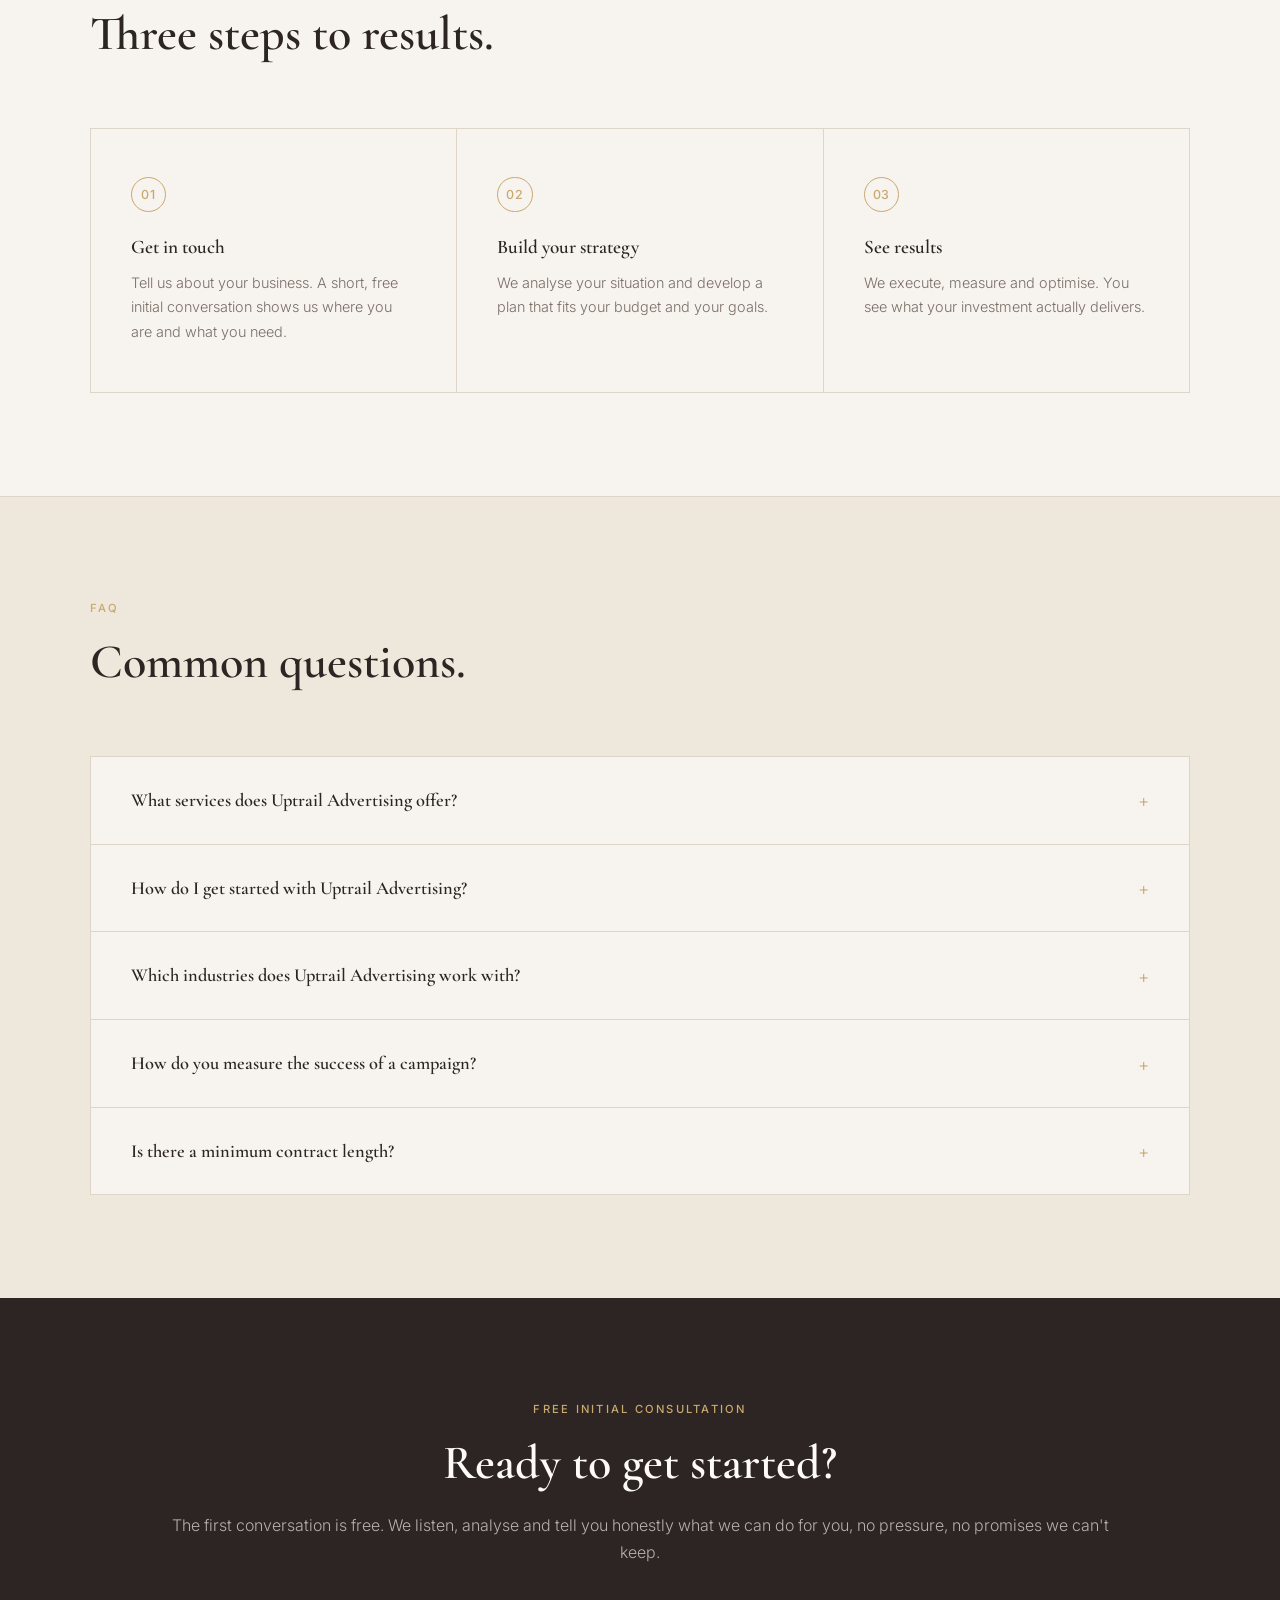
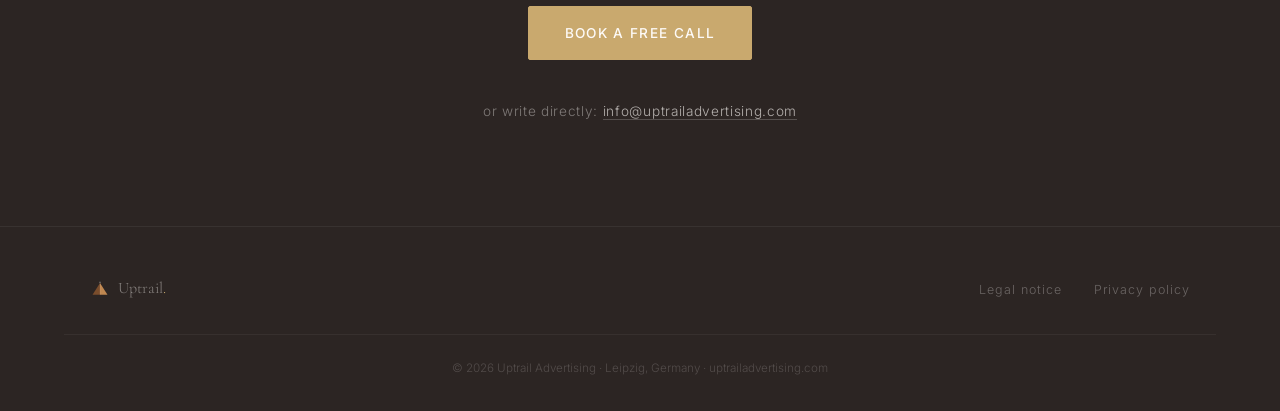
<file: en/index.html>
<!DOCTYPE html>
<html lang="en">
<head>
  <meta charset="UTF-8" />
  <meta name="viewport" content="width=device-width, initial-scale=1.0" />
  <title>Uptrail Advertising – Advertising Agency Leipzig | Web Design, SEO & Online Marketing</title>
  <meta name="description" content="Uptrail Advertising is your advertising agency in Leipzig. Web design, SEO and social media ads for small and mid-sized businesses. Free initial consultation." />
  <meta name="robots" content="index, follow" />
  <meta name="keywords" content="advertising agency Leipzig, online marketing Leipzig, web design Leipzig, SEO Leipzig, social media advertising, digital marketing, small businesses, Uptrail Advertising" />
  <meta property="og:type" content="website" />
  <meta property="og:url" content="https://uptrailadvertising.com/en/" />
  <meta property="og:site_name" content="Uptrail Advertising" />
  <meta property="og:locale" content="en_GB" />
  <meta property="og:image" content="https://uptrailadvertising.com/assets/img/og-image.png" />
  <meta property="og:image:width" content="1200" />
  <meta property="og:image:height" content="630" />
  <meta property="og:image:alt" content="Uptrail Advertising: Guiding Your Business Uptrail" />
  <meta property="og:title" content="Uptrail Advertising – Advertising Agency Leipzig | Web Design, SEO & Online Marketing" />
  <meta property="og:description" content="Uptrail Advertising is your advertising agency in Leipzig. Web design, SEO and social media ads for small and mid-sized businesses. Free initial consultation." />
  <meta name="twitter:card" content="summary_large_image" />
  <meta name="twitter:image" content="https://uptrailadvertising.com/assets/img/og-image.png" />
  <meta name="twitter:title" content="Uptrail Advertising – Advertising Agency Leipzig | Web Design, SEO & Online Marketing" />
  <meta name="twitter:description" content="Uptrail Advertising is your advertising agency in Leipzig. Web design, SEO and social media ads for small and mid-sized businesses. Free initial consultation." />
  <link rel="canonical" href="https://uptrailadvertising.com/en/" />
  <link rel="alternate" hreflang="de" href="https://uptrailadvertising.com/de/" />
  <link rel="alternate" hreflang="en" href="https://uptrailadvertising.com/en/" />
  <link rel="alternate" hreflang="x-default" href="https://uptrailadvertising.com/" />
  <link rel="preconnect" href="https://fonts.googleapis.com" />
  <link rel="preconnect" href="https://fonts.gstatic.com" crossorigin />
  <link href="https://fonts.googleapis.com/css2?family=Cormorant+Garamond:ital,wght@0,400;0,600;1,400&family=Inter:wght@300;400;500&display=swap" rel="stylesheet" />
  <link rel="icon" type="image/svg+xml" href="../assets/favicon.svg" />
  <link rel="stylesheet" href="../style.css" />
  <script type="application/ld+json">
  {
    "@context": "https://schema.org",
    "@type": "FAQPage",
    "mainEntity": [
      {
        "@type": "Question",
        "name": "What services does Uptrail Advertising offer?",
        "acceptedAnswer": {
          "@type": "Answer",
          "text": "We cover the full spectrum of digital marketing, from web design and SEO to social media advertising, brand identity, content creation and analytics. Whether you need a one-off campaign or long-term support, we tailor everything to your goals."
        }
      },
      {
        "@type": "Question",
        "name": "How do I get started with Uptrail Advertising?",
        "acceptedAnswer": {
          "@type": "Answer",
          "text": "Simply reach out via our contact form or by email. We'll arrange a free initial consultation to learn about your business and work out where we can make the biggest impact."
        }
      },
      {
        "@type": "Question",
        "name": "Which industries does Uptrail Advertising work with?",
        "acceptedAnswer": {
          "@type": "Answer",
          "text": "We work with businesses across a wide range of sectors: from e-commerce and retail to local service providers and tech startups. Our approach is always tailored to the specific market, audience and objectives of each client."
        }
      },
      {
        "@type": "Question",
        "name": "How do you measure the success of a campaign?",
        "acceptedAnswer": {
          "@type": "Answer",
          "text": "We use analytics tools to track the metrics that genuinely matter: reach, engagement, conversion rates and return on investment. You receive regular, clearly written reports so you always know what your budget is achieving."
        }
      },
      {
        "@type": "Question",
        "name": "Is there a minimum contract length?",
        "acceptedAnswer": {
          "@type": "Answer",
          "text": "No fixed minimum. We offer month-to-month arrangements as well as longer-term partnerships for clients who want continuous support. New clients are welcome to start with a trial period to see whether Uptrail is the right fit for them."
        }
      }
    ]
  }
  </script>
</head>
<body>

  <header>
    <nav>
      <a href="./index.html" class="nav-logo">
        <svg xmlns="http://www.w3.org/2000/svg" viewBox="0 0 200 200"><g transform="translate(100,100) scale(0.85) translate(-250,-84.5)"><polygon points="250,26 162,163 250,163" fill="#7A4D2C"/><polygon points="250,26 250,163 338,163" fill="#BF8750"/><line x1="250" y1="6" x2="250" y2="163" stroke="#E8C98A" stroke-width="3"/><polygon points="250,6 241,26 259,26" fill="#E8C98A"/></g></svg>
        <span class="nav-logo-text">Uptrail<span>.</span></span>
      </a>
      <ul class="nav-center">
        <li><a href="./services.html">Services</a></li>
        <li><a href="./about.html">About</a></li>
        <li><a href="./contact.html" class="nav-cta">Get in touch</a></li>
      </ul>
      <div class="nav-right">
        <div class="lang-switch">
          <a href="../de/index.html">DE</a>
          <span class="sep">/</span>
          <a href="../en/index.html" class="active">EN</a>
        </div>
      </div>
      <button class="theme-toggle" id="theme-toggle" aria-label="Toggle dark mode">
        <svg class="icon-moon" viewBox="0 0 24 24"><path d="M21 12.79A9 9 0 1 1 11.21 3 7 7 0 0 0 21 12.79z"/></svg>
        <svg class="icon-sun" viewBox="0 0 24 24"><circle cx="12" cy="12" r="5"/><line x1="12" y1="1" x2="12" y2="3"/><line x1="12" y1="21" x2="12" y2="23"/><line x1="4.22" y1="4.22" x2="5.64" y2="5.64"/><line x1="18.36" y1="18.36" x2="19.78" y2="19.78"/><line x1="1" y1="12" x2="3" y2="12"/><line x1="21" y1="12" x2="23" y2="12"/><line x1="4.22" y1="19.78" x2="5.64" y2="18.36"/><line x1="18.36" y1="5.64" x2="19.78" y2="4.22"/></svg>
      </button>
      <button class="hamburger" id="hamburger" aria-label="Open menu">
        <span></span><span></span><span></span>
      </button>
    </nav>
  </header>

  <nav class="mobile-nav" id="mobile-nav">
    <a href="./index.html">Home</a>
    <a href="./services.html">Services</a>
    <a href="./about.html">About</a>
    <a href="./contact.html">Get in touch</a>
    <div class="mobile-lang">
      <a href="../de/index.html">DE</a>
      <a href="../en/index.html" class="active">EN</a>
    </div>
  </nav>

  <!-- HERO -->
  <section class="hero">
    <div class="hero-inner">
      <div class="hero-text">
        <span class="label">Uptrail Advertising · Leipzig</span>
        <h1>Guiding Your Business <em>Uptrail.</em></h1>
        <p class="hero-sub">
          Every business deserves to reach its full potential, whether you're a startup or an established name. We make sure you are seen by the right people, in the right places. Online marketing has never been more competitive. Start your climb with us.
        </p>
        <div class="hero-btns">
          <a href="./contact.html" class="btn btn-primary">Get in touch</a>
          <a href="./services.html" class="btn btn-outline">Our services</a>
        </div>
      </div>
      <div class="hero-visual" aria-hidden="true">
        <svg xmlns="http://www.w3.org/2000/svg" viewBox="0 0 200 200">
          <g transform="translate(100,100) scale(0.85) translate(-250,-84.5)">
            <polygon points="250,26 162,163 250,163" fill="#7A4D2C"/>
            <polygon points="250,26 250,163 338,163" fill="#BF8750"/>
            <line x1="250" y1="6" x2="250" y2="163" class="hero-mark-line" stroke="#E8C98A" stroke-width="3"/>
            <polygon points="250,6 241,26 259,26" class="hero-mark-arrow" fill="#E8C98A"/>
          </g>
        </svg>
      </div>
    </div>
    <div class="hero-scroll">Discover more</div>
  </section>

  <!-- PHILOSOPHY -->
  <section class="philosophie">
    <div class="philosophie-grid">
      <div class="philosophie-text">
        <span class="label">Our approach</span>
        <h2>The right partner, not the biggest agency.</h2>
        <p>
          Good advertising doesn't need a hundred employees. It needs someone
          who listens, thinks and delivers.
        </p>
        <p>
          We work with small and mid-sized businesses in Leipzig and the surrounding area.
          Locally rooted, digitally sharp.
        </p>
        <p style="margin-top: 1.5rem;">
          <a href="./about.html" style="font-size: 0.85rem; font-weight: 500; letter-spacing: 0.08em; text-transform: uppercase; color: var(--accent); border-bottom: 1px solid var(--accent); padding-bottom: 2px;">More about us →</a>
        </p>
      </div>
      <blockquote>
        "A man who stops advertising to save money is like a man who stops a clock to save time."
        <cite>— Henry Ford, 1922</cite>
      </blockquote>
    </div>
  </section>

  <!-- SERVICES -->
  <section style="background: var(--bg);">
    <div class="section-header">
      <span class="label">What we do</span>
      <h2>Our services.</h2>
      <p>From website to running campaign, everything from one place.</p>
    </div>
    <div class="leistungen-grid">
      <div class="leistung-card">
        <div class="leistung-icon"><svg viewBox="0 0 24 24"><rect x="2" y="3" width="20" height="14" rx="2"/><line x1="8" y1="21" x2="16" y2="21"/><line x1="12" y1="17" x2="12" y2="21"/></svg></div>
        <div class="leistung-nr">01</div>
        <h3>Web Design &amp; Development</h3>
        <p>Professional websites that don't just look good, they win customers. Clear structure, mobile-optimised, tailored to your brand.</p>
      </div>
      <div class="leistung-card">
        <div class="leistung-icon"><svg viewBox="0 0 24 24"><polygon points="11 5 6 9 2 9 2 15 6 15 11 19 11 5"/><path d="M19.07 4.93a10 10 0 0 1 0 14.14M15.54 8.46a5 5 0 0 1 0 7.07"/></svg></div>
        <div class="leistung-nr">02</div>
        <h3>Social Media Advertising</h3>
        <p>From strategy to running campaigns. We plan, run and optimise your ads on Instagram, Facebook and Google.</p>
      </div>
      <div class="leistung-card">
        <div class="leistung-icon"><svg viewBox="0 0 24 24"><circle cx="11" cy="11" r="8"/><line x1="21" y1="21" x2="16.65" y2="16.65"/></svg></div>
        <div class="leistung-nr">03</div>
        <h3>SEO and Google visibility</h3>
        <p>Get found before the competition is even in the conversation. We make sure your business ranks for the searches that matter.</p>
      </div>
      <div class="leistung-card">
        <div class="leistung-icon"><svg viewBox="0 0 24 24"><path d="M12 20h9"/><path d="M16.5 3.5a2.121 2.121 0 0 1 3 3L7 19l-4 1 1-4L16.5 3.5z"/></svg></div>
        <div class="leistung-nr">04</div>
        <h3>Design &amp; Brand identity</h3>
        <p>Logo, corporate design, print materials, all from one place. So your business leaves an impression that sticks.</p>
      </div>
      <div class="leistung-card">
        <div class="leistung-icon"><svg viewBox="0 0 24 24"><path d="M14 2H6a2 2 0 0 0-2 2v16a2 2 0 0 0 2 2h12a2 2 0 0 0 2-2V8z"/><polyline points="14 2 14 8 20 8"/><line x1="16" y1="13" x2="8" y2="13"/><line x1="16" y1="17" x2="8" y2="17"/></svg></div>
        <div class="leistung-nr">05</div>
        <h3>Content Marketing</h3>
        <p>Content that gets read. Content that builds trust. We write for your website, blog and campaigns.</p>
      </div>
      <div class="leistung-card">
        <div class="leistung-icon"><svg viewBox="0 0 24 24"><line x1="18" y1="20" x2="18" y2="10"/><line x1="12" y1="20" x2="12" y2="4"/><line x1="6" y1="20" x2="6" y2="14"/></svg></div>
        <div class="leistung-nr">06</div>
        <h3>Analytics &amp; Reporting</h3>
        <p>No guesswork. We measure what your advertising delivers and report clearly so you always know where you stand.</p>
      </div>
    </div>
    <div style="max-width: var(--max-width); margin: 2.5rem auto 0; text-align: center;">
      <a href="./services.html" class="btn btn-outline" style="margin-left: 0;">All services in detail</a>
    </div>
  </section>

  <!-- WHY UPTRAIL -->
  <section class="warum">
    <div class="warum-grid">
      <div class="warum-left">
        <span class="label">Why Uptrail</span>
        <h2>What sets us apart.</h2>
        <p>
          We are not a factory. We take the time to understand your business and deliver results you can measure yourself.
        </p>
      </div>
      <div class="usp-list">
        <div class="usp-item">
          <div class="usp-icon">
            <svg viewBox="0 0 24 24"><path d="M20 21v-2a4 4 0 0 0-4-4H8a4 4 0 0 0-4 4v2"/><circle cx="12" cy="7" r="4"/></svg>
          </div>
          <div class="usp-text">
            <h3>Personal</h3>
            <p>No ticket system, no anonymous inbox. At Uptrail, you have one direct contact person, from start to finish.</p>
          </div>
        </div>
        <div class="usp-item">
          <div class="usp-icon">
            <svg viewBox="0 0 24 24"><path d="M1 12s4-8 11-8 11 8 11 8-4 8-11 8-11-8-11-8z"/><circle cx="12" cy="12" r="3"/></svg>
          </div>
          <div class="usp-text">
            <h3>Transparent</h3>
            <p>You always know what we are doing, what it costs and what it delivers. No hidden fees, no empty promises.</p>
          </div>
        </div>
        <div class="usp-item">
          <div class="usp-icon">
            <svg viewBox="0 0 24 24"><path d="M21 10c0 7-9 13-9 13s-9-6-9-13a9 9 0 0 1 18 0z"/><circle cx="12" cy="10" r="3"/></svg>
          </div>
          <div class="usp-text">
            <h3>Locally rooted</h3>
            <p>We are based in Leipzig. We know the region. And we are reachable, not somewhere on the other side of the world.</p>
          </div>
        </div>
        <div class="usp-item">
          <div class="usp-icon">
            <svg viewBox="0 0 24 24"><polyline points="22 7 13.5 15.5 8.5 10.5 2 17"/><polyline points="16 7 22 7 22 13"/></svg>
          </div>
          <div class="usp-text">
            <h3>Results-focused</h3>
            <p>We don't care how many hours we log. We care whether your advertising actually works.</p>
          </div>
        </div>
      </div>
    </div>
  </section>

  <!-- PROCESS -->
  <section style="background: var(--bg); border-top: 1px solid var(--border);">
    <div class="section-header">
      <span class="label">How it works</span>
      <h2>Three steps to results.</h2>
    </div>
    <div class="process-steps">
      <div class="process-step">
        <div class="process-step-num">01</div>
        <h3>Get in touch</h3>
        <p>Tell us about your business. A short, free initial conversation shows us where you are and what you need.</p>
      </div>
      <div class="process-step">
        <div class="process-step-num">02</div>
        <h3>Build your strategy</h3>
        <p>We analyse your situation and develop a plan that fits your budget and your goals.</p>
      </div>
      <div class="process-step">
        <div class="process-step-num">03</div>
        <h3>See results</h3>
        <p>We execute, measure and optimise. You see what your investment actually delivers.</p>
      </div>
    </div>
  </section>

  <!-- FAQ -->
  <section style="background: var(--bg-dark); border-top: 1px solid var(--border);">
    <div class="section-header">
      <span class="label">FAQ</span>
      <h2>Common questions.</h2>
    </div>
    <div class="faq-list">
      <div class="faq-item">
        <h3 class="faq-q">What services does Uptrail Advertising offer?</h3>
        <p class="faq-a">We cover the full spectrum of digital marketing, from web design and SEO to social media advertising, brand identity, content creation and analytics. Whether you need a one-off campaign or long-term support, we tailor everything to your goals.</p>
      </div>
      <div class="faq-item">
        <h3 class="faq-q">How do I get started with Uptrail Advertising?</h3>
        <p class="faq-a">Simply reach out via our contact form or by email. We'll arrange a free initial consultation to learn about your business and work out where we can make the biggest impact.</p>
      </div>
      <div class="faq-item">
        <h3 class="faq-q">Which industries does Uptrail Advertising work with?</h3>
        <p class="faq-a">We work with businesses across a wide range of sectors: from e-commerce and retail to local service providers and tech startups. Our approach is always tailored to the specific market, audience and objectives of each client.</p>
      </div>
      <div class="faq-item">
        <h3 class="faq-q">How do you measure the success of a campaign?</h3>
        <p class="faq-a">We use analytics tools to track the metrics that genuinely matter: reach, engagement, conversion rates and return on investment. You receive regular, clearly written reports so you always know what your budget is achieving.</p>
      </div>
      <div class="faq-item">
        <h3 class="faq-q">Is there a minimum contract length?</h3>
        <p class="faq-a">No fixed minimum. We offer month-to-month arrangements as well as longer-term partnerships for clients who want continuous support. New clients are welcome to start with a trial period to see whether Uptrail is the right fit for them.</p>
      </div>
    </div>
  </section>

  <!-- CTA -->
  <section class="cta-section">
    <div class="container">
      <span class="label">Free initial consultation</span>
      <h2>Ready to get started?</h2>
      <p>
        The first conversation is free. We listen, analyse and tell you honestly
        what we can do for you, no pressure, no promises we can't keep.
      </p>
      <a href="./contact.html" class="btn-accent">Book a free call</a>
      <div class="cta-direkt">
        or write directly: <a href="mailto:info@uptrailadvertising.com">info@uptrailadvertising.com</a>
      </div>
    </div>
  </section>

  <footer>
    <div class="footer-inner">
      <div class="footer-logo">
        <svg xmlns="http://www.w3.org/2000/svg" viewBox="0 0 200 200"><g transform="translate(100,100) scale(0.85) translate(-250,-84.5)"><polygon points="250,26 162,163 250,163" fill="#7A4D2C"/><polygon points="250,26 250,163 338,163" fill="#BF8750"/><line x1="250" y1="6" x2="250" y2="163" stroke="rgba(253,250,247,0.4)" stroke-width="3"/><polygon points="250,6 241,26 259,26" fill="rgba(253,250,247,0.4)"/></g></svg>
        <span class="footer-logo-text">Uptrail<span>.</span></span>
      </div>
      <ul class="footer-links">
        <li><a href="./legal-notice.html">Legal notice</a></li>
        <li><a href="./privacy-policy.html">Privacy policy</a></li>
      </ul>
    </div>
    <div class="footer-copy">
      &copy; 2026 Uptrail Advertising · Leipzig, Germany · uptrailadvertising.com
    </div>
  </footer>

  <script>
    const hamburger = document.getElementById('hamburger');
    const mobileNav = document.getElementById('mobile-nav');
    hamburger.addEventListener('click', () => {
      hamburger.classList.toggle('open');
      mobileNav.classList.toggle('open');
      document.body.style.overflow = mobileNav.classList.contains('open') ? 'hidden' : '';
    });
    document.querySelectorAll('.mobile-nav a:not(.mobile-lang a)').forEach(link => {
      link.addEventListener('click', () => {
        hamburger.classList.remove('open');
        mobileNav.classList.remove('open');
        document.body.style.overflow = '';
      });
    });
    const themeToggle = document.getElementById('theme-toggle');
    if (localStorage.getItem('theme') === 'dark') document.documentElement.setAttribute('data-theme', 'dark');
    themeToggle.addEventListener('click', () => {
      const dark = document.documentElement.getAttribute('data-theme') === 'dark';
      document.documentElement.setAttribute('data-theme', dark ? 'light' : 'dark');
      localStorage.setItem('theme', dark ? 'light' : 'dark');
    });
    document.querySelectorAll('.leistung-card').forEach(function(card) {
      card.addEventListener('click', function() {
        if (window.innerWidth <= 600) card.classList.toggle('open');
      });
    });
    document.querySelectorAll('.faq-item').forEach(function(item) {
      item.addEventListener('click', function() {
        item.classList.toggle('open');
      });
    });
  </script>
  <!-- Cloudflare Web Analytics -->
  <script defer src='https://static.cloudflareinsights.com/beacon.min.js' data-cf-beacon='{"token": "5e40f4240f874532a4275efa300227dd"}'></script>
  <!-- End Cloudflare Web Analytics -->
</body>
</html>
</file>
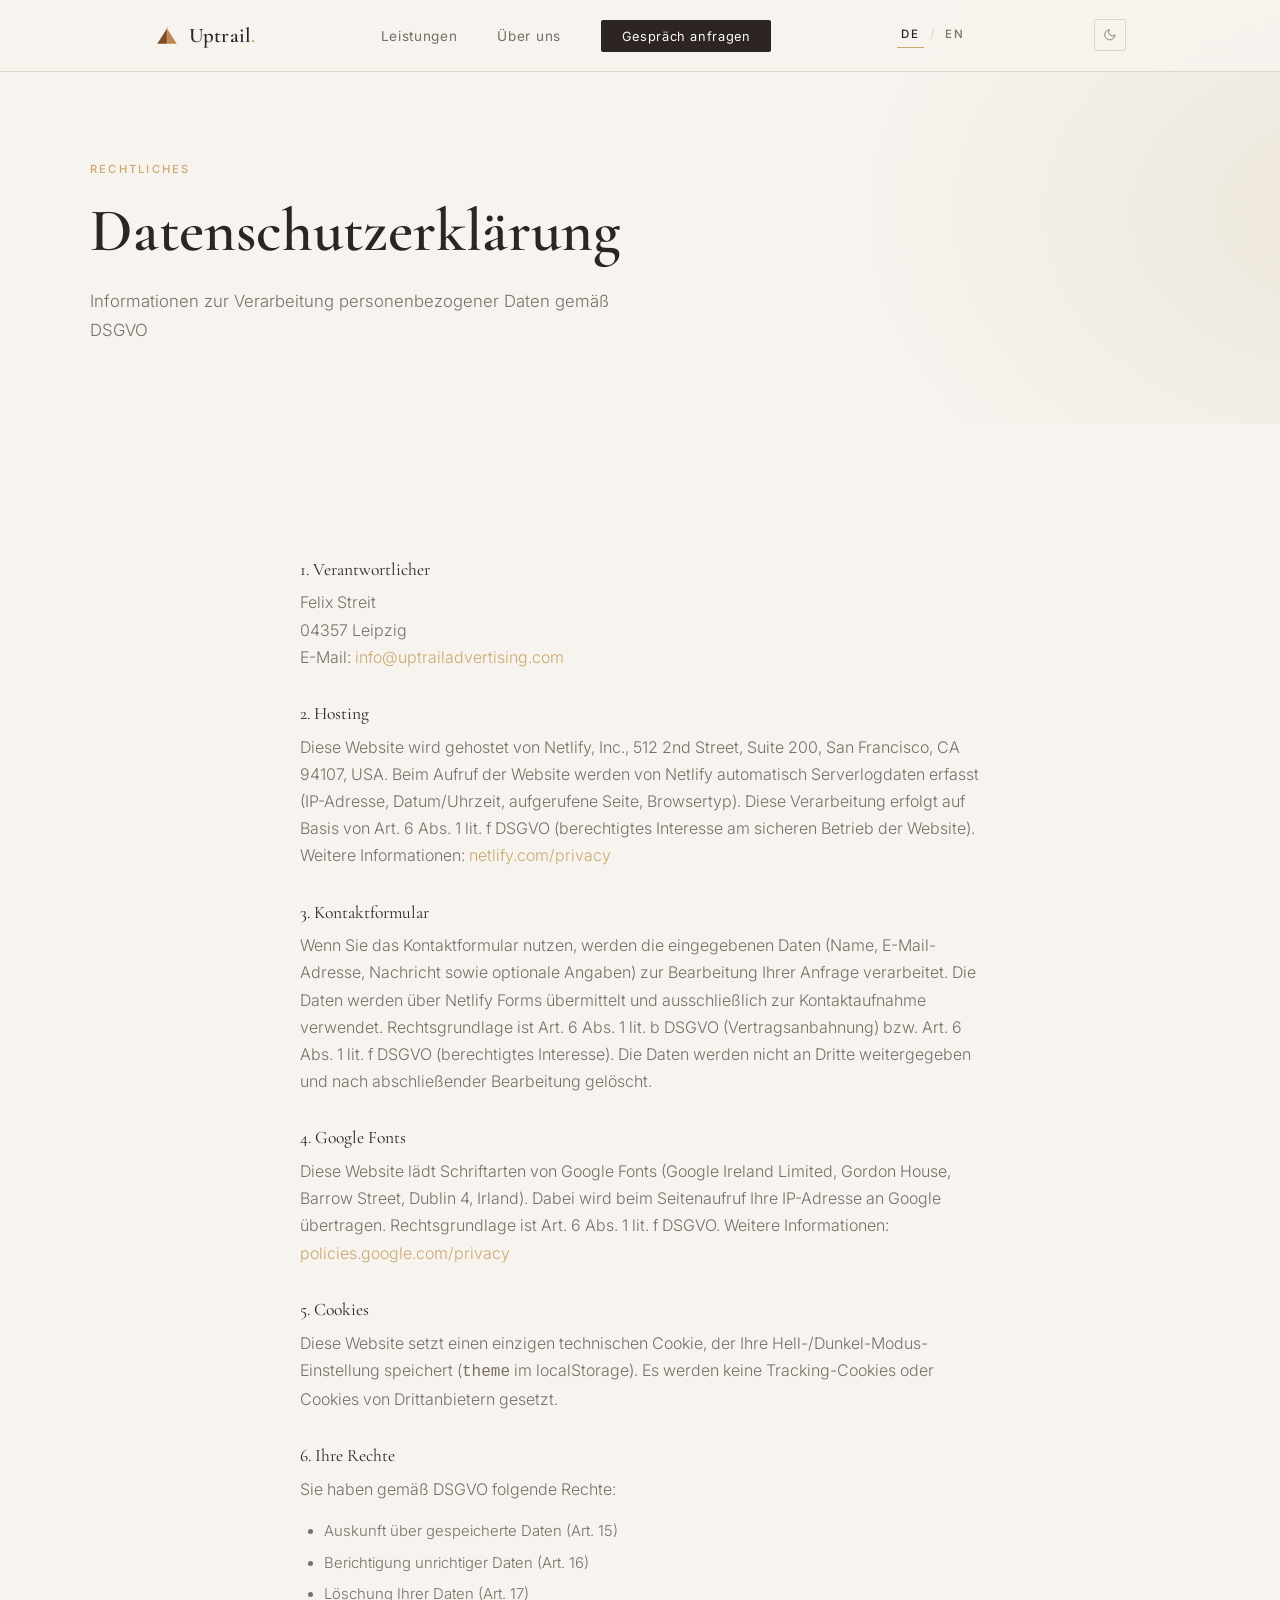
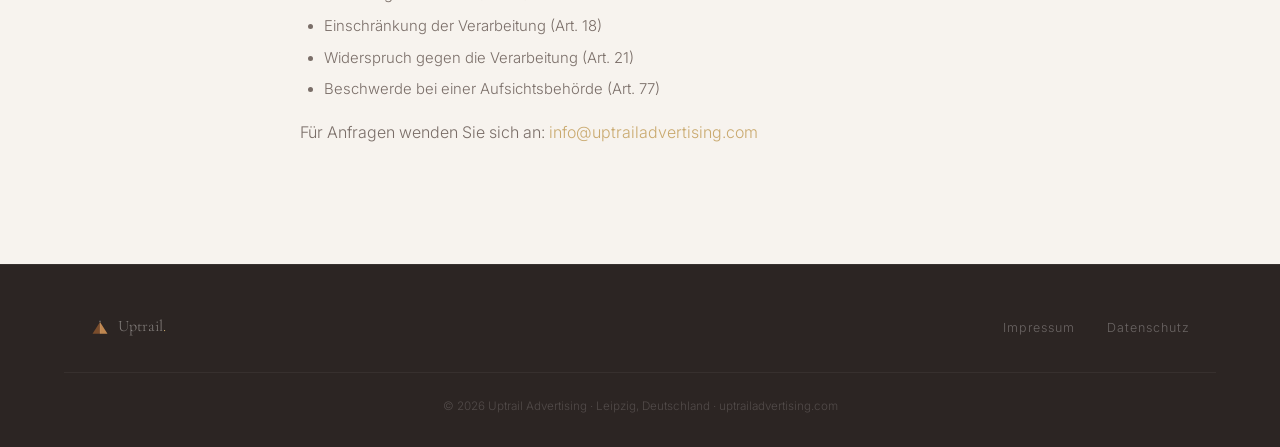
<file: de/datenschutz.html>
<!DOCTYPE html>
<html lang="de">
<head>
  <meta charset="UTF-8" />
  <meta name="viewport" content="width=device-width, initial-scale=1.0" />
  <title>Datenschutz – Uptrail Advertising</title>
  <meta name="robots" content="noindex" />
  <link rel="icon" type="image/svg+xml" href="../assets/favicon.svg" />
  <link rel="preconnect" href="https://fonts.googleapis.com" />
  <link rel="preconnect" href="https://fonts.gstatic.com" crossorigin />
  <link href="https://fonts.googleapis.com/css2?family=Cormorant+Garamond:ital,wght@0,400;0,600;1,400&family=Inter:wght@300;400;500&display=swap" rel="stylesheet" />
  <link rel="stylesheet" href="../style.css" />
  <style>
    .legal-section h3 { font-size: 1.1rem; margin: 2rem 0 0.6rem; color: var(--text); }
    .legal-section p { max-width: none; margin-bottom: 1rem; }
    .legal-section ul { list-style: disc; padding-left: 1.5rem; color: var(--text-light); margin-bottom: 1rem; }
    .legal-section ul li { margin-bottom: 0.4rem; font-size: 0.93rem; }
  </style>
</head>
<body>

  <header>
    <nav>
      <a href="./index.html" class="nav-logo">
        <svg xmlns="http://www.w3.org/2000/svg" viewBox="0 0 200 200"><g transform="translate(100,100) scale(0.85) translate(-250,-84.5)"><polygon points="250,26 162,163 250,163" fill="#7A4D2C"/><polygon points="250,26 250,163 338,163" fill="#BF8750"/><line x1="250" y1="6" x2="250" y2="163" stroke="#1C1C1C" stroke-width="3"/><polygon points="250,6 241,26 259,26" fill="#1C1C1C"/></g></svg>
        <span class="nav-logo-text">Uptrail<span>.</span></span>
      </a>
      <ul class="nav-center">
        <li><a href="./leistungen.html">Leistungen</a></li>
        <li><a href="./ueber-uns.html">Über uns</a></li>
        <li><a href="./kontakt.html" class="nav-cta">Gespräch anfragen</a></li>
      </ul>
      <div class="nav-right">
        <div class="lang-switch">
          <a href="../de/datenschutz.html" class="active">DE</a>
          <span class="sep">/</span>
          <a href="../en/privacy-policy.html">EN</a>
        </div>
      </div>
      <button class="theme-toggle" id="theme-toggle" aria-label="Dark Mode umschalten">
        <svg class="icon-moon" viewBox="0 0 24 24"><path d="M21 12.79A9 9 0 1 1 11.21 3 7 7 0 0 0 21 12.79z"/></svg>
        <svg class="icon-sun" viewBox="0 0 24 24"><circle cx="12" cy="12" r="5"/><line x1="12" y1="1" x2="12" y2="3"/><line x1="12" y1="21" x2="12" y2="23"/><line x1="4.22" y1="4.22" x2="5.64" y2="5.64"/><line x1="18.36" y1="18.36" x2="19.78" y2="19.78"/><line x1="1" y1="12" x2="3" y2="12"/><line x1="21" y1="12" x2="23" y2="12"/><line x1="4.22" y1="19.78" x2="5.64" y2="18.36"/><line x1="18.36" y1="5.64" x2="19.78" y2="4.22"/></svg>
      </button>
      <button class="hamburger" id="hamburger" aria-label="Menü öffnen">
        <span></span><span></span><span></span>
      </button>
    </nav>
  </header>

  <nav class="mobile-nav" id="mobile-nav">
    <a href="./index.html">Home</a>
    <a href="./leistungen.html">Leistungen</a>
    <a href="./ueber-uns.html">Über uns</a>
    <a href="./kontakt.html">Gespräch anfragen</a>
    <div class="mobile-lang">
      <a href="../de/datenschutz.html" class="active">DE</a>
      <a href="../en/privacy-policy.html">EN</a>
    </div>
  </nav>

  <div class="page-hero">
    <div class="page-hero-inner">
      <span class="label">Rechtliches</span>
      <h1>Datenschutzerklärung</h1>
      <p>Informationen zur Verarbeitung personenbezogener Daten gemäß DSGVO</p>
    </div>
  </div>

  <section style="background: var(--bg);">
    <div class="legal-section" style="max-width: 680px; margin: 0 auto;">

      <h3>1. Verantwortlicher</h3>
      <p>
        Felix Streit<br />
        04357 Leipzig<br />
        E-Mail: <a href="mailto:info@uptrailadvertising.com" style="color: var(--accent);">info@uptrailadvertising.com</a>
      </p>

      <h3>2. Hosting</h3>
      <p>
        Diese Website wird gehostet von Netlify, Inc., 512 2nd Street, Suite 200, San Francisco, CA 94107, USA. Beim Aufruf der Website werden von Netlify automatisch Serverlogdaten erfasst (IP-Adresse, Datum/Uhrzeit, aufgerufene Seite, Browsertyp). Diese Verarbeitung erfolgt auf Basis von Art. 6 Abs. 1 lit. f DSGVO (berechtigtes Interesse am sicheren Betrieb der Website). Weitere Informationen: <a href="https://www.netlify.com/privacy/" target="_blank" rel="noopener" style="color: var(--accent);">netlify.com/privacy</a>
      </p>

      <h3>3. Kontaktformular</h3>
      <p>
        Wenn Sie das Kontaktformular nutzen, werden die eingegebenen Daten (Name, E-Mail-Adresse, Nachricht sowie optionale Angaben) zur Bearbeitung Ihrer Anfrage verarbeitet. Die Daten werden über Netlify Forms übermittelt und ausschließlich zur Kontaktaufnahme verwendet. Rechtsgrundlage ist Art. 6 Abs. 1 lit. b DSGVO (Vertragsanbahnung) bzw. Art. 6 Abs. 1 lit. f DSGVO (berechtigtes Interesse). Die Daten werden nicht an Dritte weitergegeben und nach abschließender Bearbeitung gelöscht.
      </p>

      <h3>4. Google Fonts</h3>
      <p>
        Diese Website lädt Schriftarten von Google Fonts (Google Ireland Limited, Gordon House, Barrow Street, Dublin 4, Irland). Dabei wird beim Seitenaufruf Ihre IP-Adresse an Google übertragen. Rechtsgrundlage ist Art. 6 Abs. 1 lit. f DSGVO. Weitere Informationen: <a href="https://policies.google.com/privacy" target="_blank" rel="noopener" style="color: var(--accent);">policies.google.com/privacy</a>
      </p>

      <h3>5. Cookies</h3>
      <p>
        Diese Website setzt einen einzigen technischen Cookie, der Ihre Hell-/Dunkel-Modus-Einstellung speichert (<code>theme</code> im localStorage). Es werden keine Tracking-Cookies oder Cookies von Drittanbietern gesetzt.
      </p>

      <h3>6. Ihre Rechte</h3>
      <p>Sie haben gemäß DSGVO folgende Rechte:</p>
      <ul>
        <li>Auskunft über gespeicherte Daten (Art. 15)</li>
        <li>Berichtigung unrichtiger Daten (Art. 16)</li>
        <li>Löschung Ihrer Daten (Art. 17)</li>
        <li>Einschränkung der Verarbeitung (Art. 18)</li>
        <li>Widerspruch gegen die Verarbeitung (Art. 21)</li>
        <li>Beschwerde bei einer Aufsichtsbehörde (Art. 77)</li>
      </ul>
      <p>
        Für Anfragen wenden Sie sich an: <a href="mailto:info@uptrailadvertising.com" style="color: var(--accent);">info@uptrailadvertising.com</a>
      </p>

    </div>
  </section>

  <footer>
    <div class="footer-inner">
      <div class="footer-logo">
        <svg xmlns="http://www.w3.org/2000/svg" viewBox="0 0 200 200"><g transform="translate(100,100) scale(0.85) translate(-250,-84.5)"><polygon points="250,26 162,163 250,163" fill="#7A4D2C"/><polygon points="250,26 250,163 338,163" fill="#BF8750"/><line x1="250" y1="6" x2="250" y2="163" stroke="rgba(253,250,247,0.4)" stroke-width="3"/><polygon points="250,6 241,26 259,26" fill="rgba(253,250,247,0.4)"/></g></svg>
        <span class="footer-logo-text">Uptrail<span>.</span></span>
      </div>
      <ul class="footer-links">
        <li><a href="./impressum.html">Impressum</a></li>
        <li><a href="./datenschutz.html">Datenschutz</a></li>
      </ul>
    </div>
    <div class="footer-copy">
      &copy; 2026 Uptrail Advertising · Leipzig, Deutschland · uptrailadvertising.com
    </div>
  </footer>

  <script>
    const hamburger = document.getElementById('hamburger');
    const mobileNav = document.getElementById('mobile-nav');
    hamburger.addEventListener('click', () => {
      hamburger.classList.toggle('open');
      mobileNav.classList.toggle('open');
      document.body.style.overflow = mobileNav.classList.contains('open') ? 'hidden' : '';
    });
    document.querySelectorAll('.mobile-nav a:not(.mobile-lang a)').forEach(link => {
      link.addEventListener('click', () => {
        hamburger.classList.remove('open');
        mobileNav.classList.remove('open');
        document.body.style.overflow = '';
      });
    });
    const themeToggle = document.getElementById('theme-toggle');
    if (localStorage.getItem('theme') === 'dark') document.documentElement.setAttribute('data-theme', 'dark');
    themeToggle.addEventListener('click', () => {
      const dark = document.documentElement.getAttribute('data-theme') === 'dark';
      document.documentElement.setAttribute('data-theme', dark ? 'light' : 'dark');
      localStorage.setItem('theme', dark ? 'light' : 'dark');
    });
  </script>
  <!-- Cloudflare Web Analytics -->
  <script defer src='https://static.cloudflareinsights.com/beacon.min.js' data-cf-beacon='{"token": "5e40f4240f874532a4275efa300227dd"}'></script>
  <!-- End Cloudflare Web Analytics -->
</body>
</html>
</file>
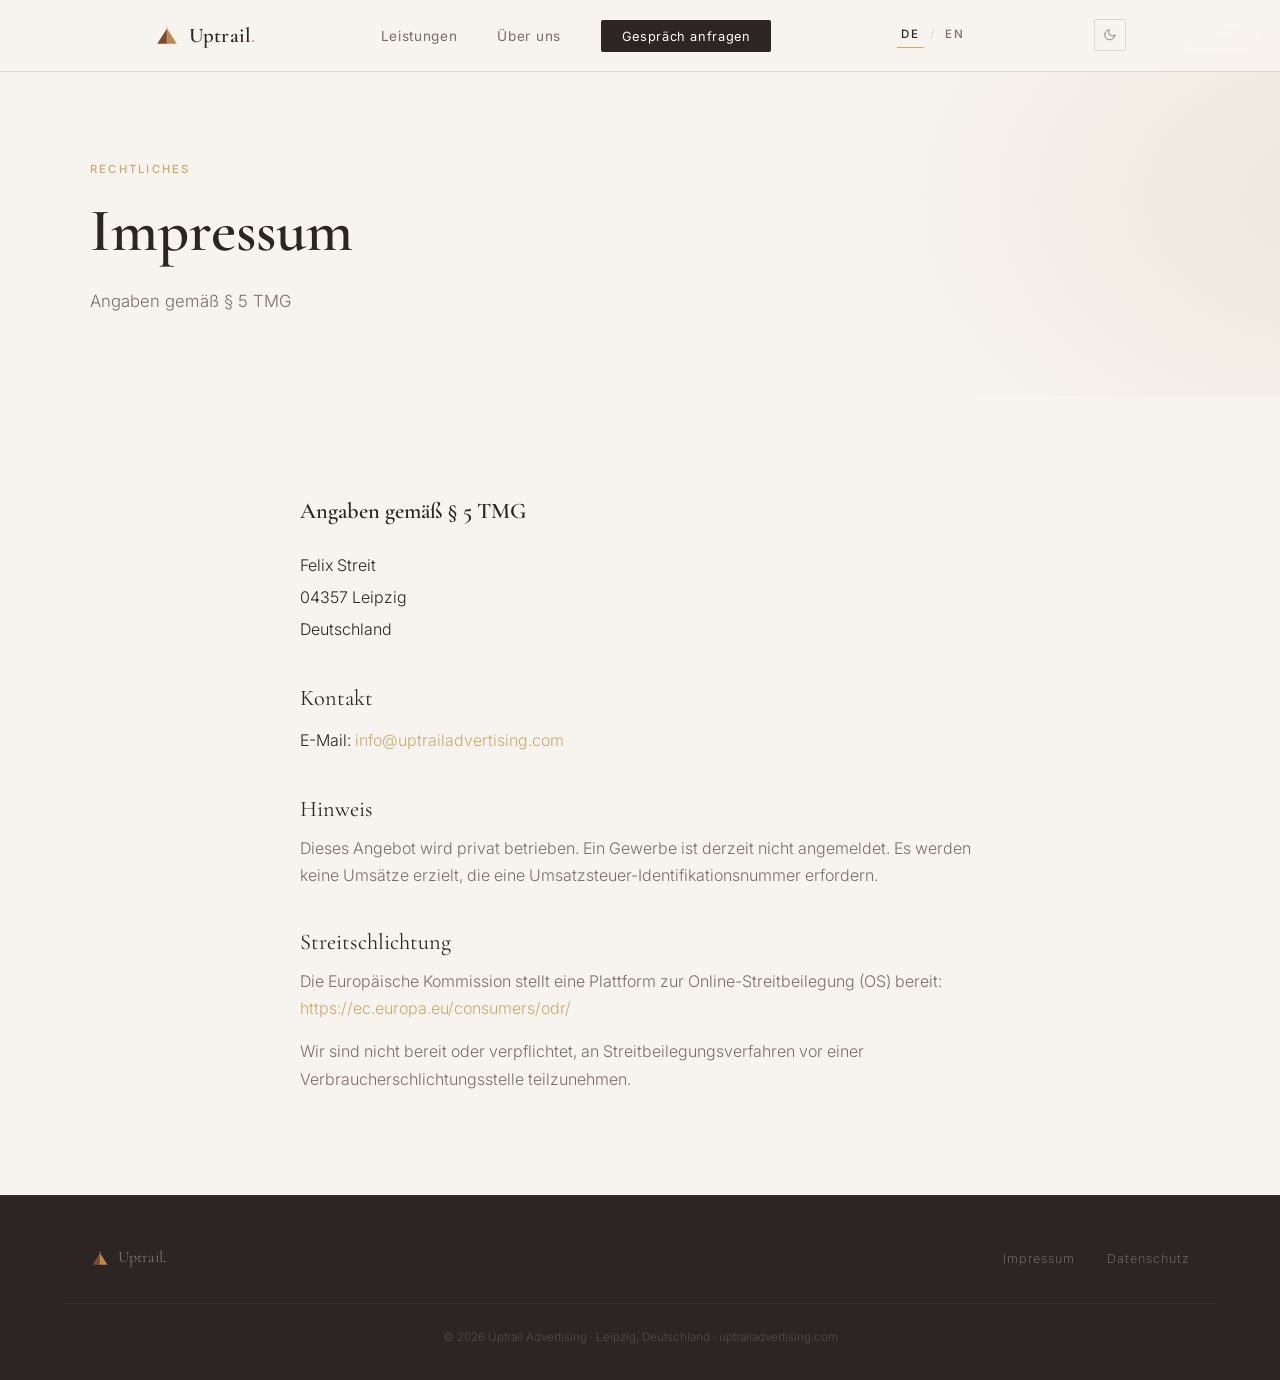
<file: de/impressum.html>
<!DOCTYPE html>
<html lang="de">
<head>
  <meta charset="UTF-8" />
  <meta name="viewport" content="width=device-width, initial-scale=1.0" />
  <title>Impressum – Uptrail Advertising</title>
  <meta name="robots" content="noindex" />
  <link rel="icon" type="image/svg+xml" href="../assets/favicon.svg" />
  <link rel="preconnect" href="https://fonts.googleapis.com" />
  <link rel="preconnect" href="https://fonts.gstatic.com" crossorigin />
  <link href="https://fonts.googleapis.com/css2?family=Cormorant+Garamond:ital,wght@0,400;0,600;1,400&family=Inter:wght@300;400;500&display=swap" rel="stylesheet" />
  <link rel="stylesheet" href="../style.css" />
</head>
<body>

  <header>
    <nav>
      <a href="./index.html" class="nav-logo">
        <svg xmlns="http://www.w3.org/2000/svg" viewBox="0 0 200 200"><g transform="translate(100,100) scale(0.85) translate(-250,-84.5)"><polygon points="250,26 162,163 250,163" fill="#7A4D2C"/><polygon points="250,26 250,163 338,163" fill="#BF8750"/><line x1="250" y1="6" x2="250" y2="163" stroke="#1C1C1C" stroke-width="3"/><polygon points="250,6 241,26 259,26" fill="#1C1C1C"/></g></svg>
        <span class="nav-logo-text">Uptrail<span>.</span></span>
      </a>
      <ul class="nav-center">
        <li><a href="./leistungen.html">Leistungen</a></li>
        <li><a href="./ueber-uns.html">Über uns</a></li>
        <li><a href="./kontakt.html" class="nav-cta">Gespräch anfragen</a></li>
      </ul>
      <div class="nav-right">
        <div class="lang-switch">
          <a href="../de/impressum.html" class="active">DE</a>
          <span class="sep">/</span>
          <a href="../en/legal-notice.html">EN</a>
        </div>
      </div>
      <button class="theme-toggle" id="theme-toggle" aria-label="Dark Mode umschalten">
        <svg class="icon-moon" viewBox="0 0 24 24"><path d="M21 12.79A9 9 0 1 1 11.21 3 7 7 0 0 0 21 12.79z"/></svg>
        <svg class="icon-sun" viewBox="0 0 24 24"><circle cx="12" cy="12" r="5"/><line x1="12" y1="1" x2="12" y2="3"/><line x1="12" y1="21" x2="12" y2="23"/><line x1="4.22" y1="4.22" x2="5.64" y2="5.64"/><line x1="18.36" y1="18.36" x2="19.78" y2="19.78"/><line x1="1" y1="12" x2="3" y2="12"/><line x1="21" y1="12" x2="23" y2="12"/><line x1="4.22" y1="19.78" x2="5.64" y2="18.36"/><line x1="18.36" y1="5.64" x2="19.78" y2="4.22"/></svg>
      </button>
      <button class="hamburger" id="hamburger" aria-label="Menü öffnen">
        <span></span><span></span><span></span>
      </button>
    </nav>
  </header>

  <nav class="mobile-nav" id="mobile-nav">
    <a href="./index.html">Home</a>
    <a href="./leistungen.html">Leistungen</a>
    <a href="./ueber-uns.html">Über uns</a>
    <a href="./kontakt.html">Gespräch anfragen</a>
    <div class="mobile-lang">
      <a href="../de/impressum.html" class="active">DE</a>
      <a href="../en/legal-notice.html">EN</a>
    </div>
  </nav>

  <div class="page-hero">
    <div class="page-hero-inner">
      <span class="label">Rechtliches</span>
      <h1>Impressum</h1>
      <p>Angaben gemäß § 5 TMG</p>
    </div>
  </div>

  <section style="background: var(--bg);">
    <div style="max-width: 680px; margin: 0 auto;">

      <h2 style="font-size: 1.4rem; margin-bottom: 1.5rem;">Angaben gemäß § 5 TMG</h2>

      <p style="max-width: none; color: var(--text); line-height: 2; margin-bottom: 2.5rem;">
        Felix Streit<br />
        04357 Leipzig<br />
        Deutschland
      </p>

      <h3 style="margin-bottom: 0.75rem;">Kontakt</h3>
      <p style="max-width: none; color: var(--text); line-height: 2; margin-bottom: 2.5rem;">
        E-Mail: <a href="mailto:info@uptrailadvertising.com" style="color: var(--accent);">info@uptrailadvertising.com</a>
      </p>

      <h3 style="margin-bottom: 0.75rem;">Hinweis</h3>
      <p style="max-width: none; margin-bottom: 2.5rem;">
        Dieses Angebot wird privat betrieben. Ein Gewerbe ist derzeit nicht angemeldet. Es werden keine Umsätze erzielt, die eine Umsatzsteuer-Identifikationsnummer erfordern.
      </p>

      <h3 style="margin-bottom: 0.75rem;">Streitschlichtung</h3>
      <p style="max-width: none; margin-bottom: 1rem;">
        Die Europäische Kommission stellt eine Plattform zur Online-Streitbeilegung (OS) bereit: <a href="https://ec.europa.eu/consumers/odr/" target="_blank" rel="noopener" style="color: var(--accent);">https://ec.europa.eu/consumers/odr/</a>
      </p>
      <p style="max-width: none;">
        Wir sind nicht bereit oder verpflichtet, an Streitbeilegungsverfahren vor einer Verbraucherschlichtungsstelle teilzunehmen.
      </p>

    </div>
  </section>

  <footer>
    <div class="footer-inner">
      <div class="footer-logo">
        <svg xmlns="http://www.w3.org/2000/svg" viewBox="0 0 200 200"><g transform="translate(100,100) scale(0.85) translate(-250,-84.5)"><polygon points="250,26 162,163 250,163" fill="#7A4D2C"/><polygon points="250,26 250,163 338,163" fill="#BF8750"/><line x1="250" y1="6" x2="250" y2="163" stroke="rgba(253,250,247,0.4)" stroke-width="3"/><polygon points="250,6 241,26 259,26" fill="rgba(253,250,247,0.4)"/></g></svg>
        <span class="footer-logo-text">Uptrail<span>.</span></span>
      </div>
      <ul class="footer-links">
        <li><a href="./impressum.html">Impressum</a></li>
        <li><a href="./datenschutz.html">Datenschutz</a></li>
      </ul>
    </div>
    <div class="footer-copy">
      &copy; 2026 Uptrail Advertising · Leipzig, Deutschland · uptrailadvertising.com
    </div>
  </footer>

  <script>
    const hamburger = document.getElementById('hamburger');
    const mobileNav = document.getElementById('mobile-nav');
    hamburger.addEventListener('click', () => {
      hamburger.classList.toggle('open');
      mobileNav.classList.toggle('open');
      document.body.style.overflow = mobileNav.classList.contains('open') ? 'hidden' : '';
    });
    document.querySelectorAll('.mobile-nav a:not(.mobile-lang a)').forEach(link => {
      link.addEventListener('click', () => {
        hamburger.classList.remove('open');
        mobileNav.classList.remove('open');
        document.body.style.overflow = '';
      });
    });
    const themeToggle = document.getElementById('theme-toggle');
    if (localStorage.getItem('theme') === 'dark') document.documentElement.setAttribute('data-theme', 'dark');
    themeToggle.addEventListener('click', () => {
      const dark = document.documentElement.getAttribute('data-theme') === 'dark';
      document.documentElement.setAttribute('data-theme', dark ? 'light' : 'dark');
      localStorage.setItem('theme', dark ? 'light' : 'dark');
    });
  </script>
  <!-- Cloudflare Web Analytics -->
  <script defer src='https://static.cloudflareinsights.com/beacon.min.js' data-cf-beacon='{"token": "5e40f4240f874532a4275efa300227dd"}'></script>
  <!-- End Cloudflare Web Analytics -->
</body>
</html>
</file>
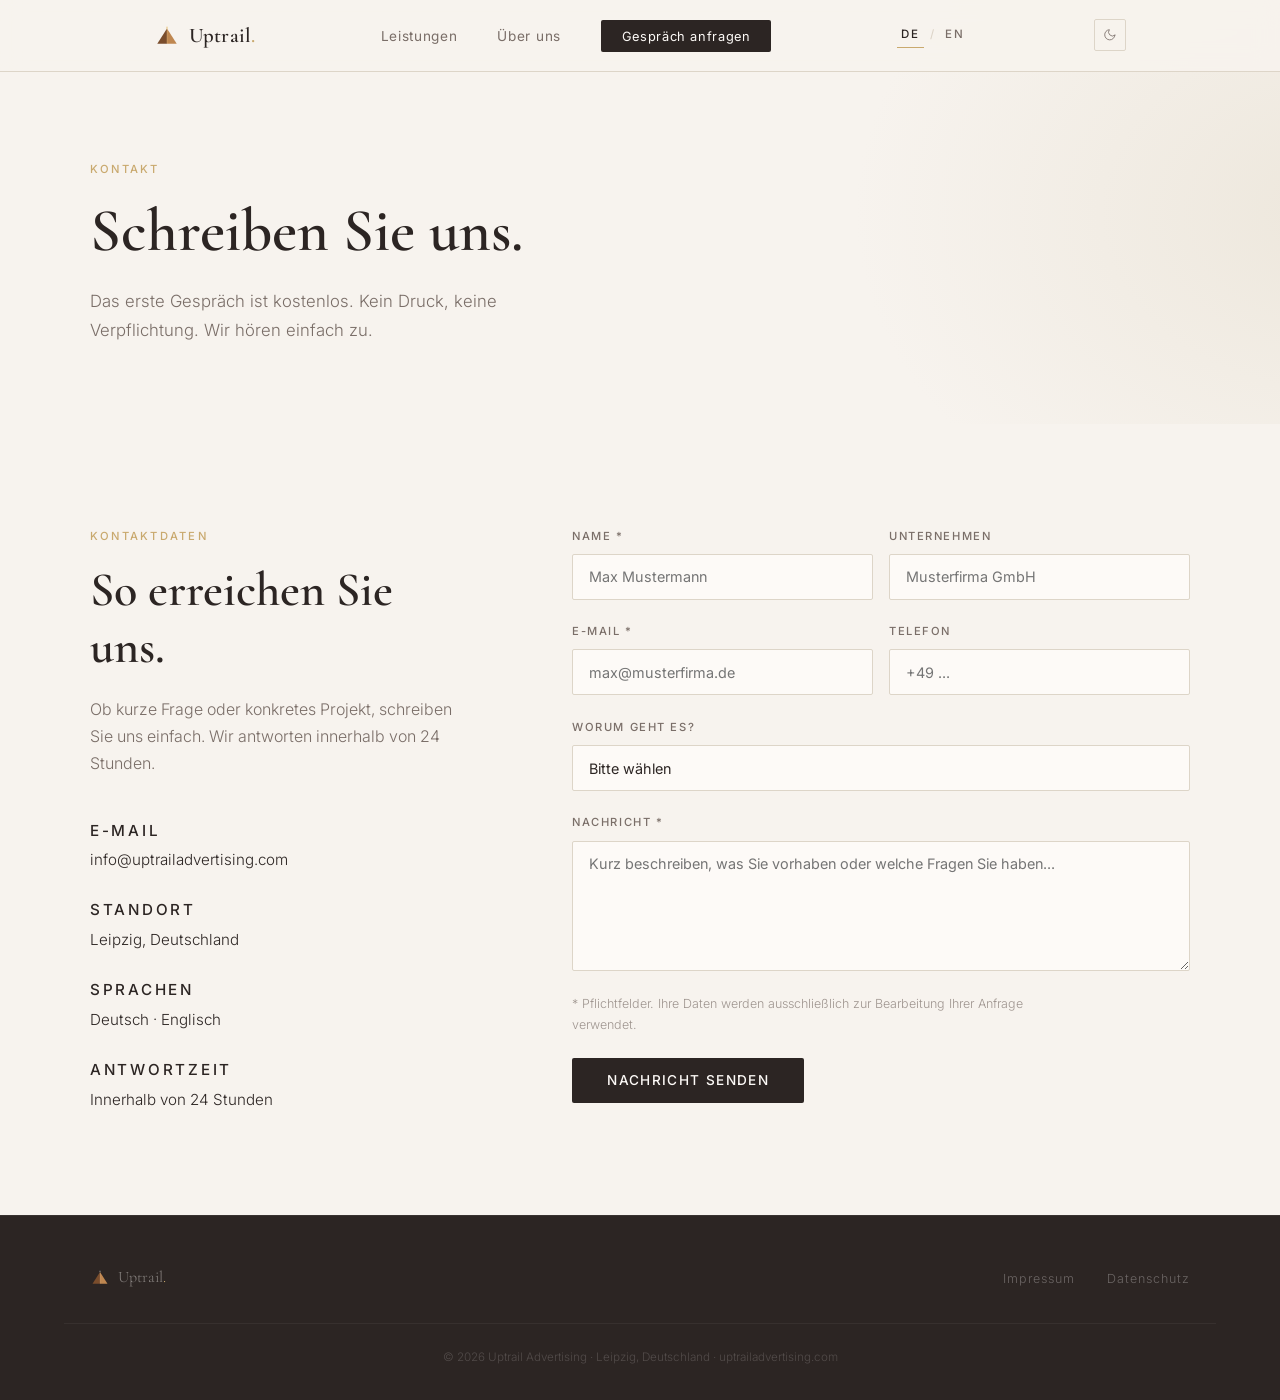
<file: de/kontakt.html>
<!DOCTYPE html>
<html lang="de">
<head>
  <meta charset="UTF-8" />
  <meta name="viewport" content="width=device-width, initial-scale=1.0" />
  <title>Kontakt – Uptrail Advertising Leipzig | Kostenlose Erstberatung</title>
  <meta name="description" content="Nehmen Sie Kontakt auf. Das erste Gespräch ist kostenlos. Wir hören zu und sagen ehrlich, was wir für Sie tun können. Uptrail Advertising, Leipzig." />
  <meta name="robots" content="index, follow" />
  <meta name="keywords" content="Werbeagentur Leipzig kontaktieren, kostenlose Erstberatung, Uptrail Advertising Kontakt, Agentur Leipzig anfragen" />
  <meta property="og:type" content="website" />
  <meta property="og:url" content="https://uptrailadvertising.com/de/kontakt.html" />
  <meta property="og:site_name" content="Uptrail Advertising" />
  <meta property="og:locale" content="de_DE" />
  <meta property="og:image" content="https://uptrailadvertising.com/assets/img/og-image.png" />
  <meta property="og:image:width" content="1200" />
  <meta property="og:image:height" content="630" />
  <meta property="og:image:alt" content="Uptrail Advertising: Guiding Your Business Uptrail" />
  <meta property="og:title" content="Kontakt – Uptrail Advertising Leipzig | Kostenlose Erstberatung" />
  <meta property="og:description" content="Nehmen Sie Kontakt auf. Das erste Gespräch ist kostenlos. Wir hören zu und sagen ehrlich, was wir für Sie tun können. Uptrail Advertising, Leipzig." />
  <meta name="twitter:card" content="summary_large_image" />
  <meta name="twitter:image" content="https://uptrailadvertising.com/assets/img/og-image.png" />
  <meta name="twitter:title" content="Kontakt – Uptrail Advertising Leipzig | Kostenlose Erstberatung" />
  <meta name="twitter:description" content="Nehmen Sie Kontakt auf. Das erste Gespräch ist kostenlos. Wir hören zu und sagen ehrlich, was wir für Sie tun können. Uptrail Advertising, Leipzig." />
  <link rel="canonical" href="https://uptrailadvertising.com/de/kontakt.html" />
  <link rel="alternate" hreflang="de" href="https://uptrailadvertising.com/de/kontakt.html" />
  <link rel="alternate" hreflang="en" href="https://uptrailadvertising.com/en/contact.html" />
  <link rel="preconnect" href="https://fonts.googleapis.com" />
  <link rel="preconnect" href="https://fonts.gstatic.com" crossorigin />
  <link href="https://fonts.googleapis.com/css2?family=Cormorant+Garamond:ital,wght@0,400;0,600;1,400&family=Inter:wght@300;400;500&display=swap" rel="stylesheet" />
  <link rel="icon" type="image/svg+xml" href="../assets/favicon.svg" />
  <link rel="stylesheet" href="../style.css" />
</head>
<body>

  <header>
    <nav>
      <a href="./index.html" class="nav-logo">
        <svg xmlns="http://www.w3.org/2000/svg" viewBox="0 0 200 200"><g transform="translate(100,100) scale(0.85) translate(-250,-84.5)"><polygon points="250,26 162,163 250,163" fill="#7A4D2C"/><polygon points="250,26 250,163 338,163" fill="#BF8750"/><line x1="250" y1="6" x2="250" y2="163" stroke="#E8C98A" stroke-width="3"/><polygon points="250,6 241,26 259,26" fill="#E8C98A"/></g></svg>
        <span class="nav-logo-text">Uptrail<span>.</span></span>
      </a>
      <ul class="nav-center">
        <li><a href="./leistungen.html">Leistungen</a></li>
        <li><a href="./ueber-uns.html">Über uns</a></li>
        <li><a href="./kontakt.html" class="nav-cta">Gespräch anfragen</a></li>
      </ul>
      <div class="nav-right">
        <div class="lang-switch">
          <a href="../de/kontakt.html" class="active">DE</a>
          <span class="sep">/</span>
          <a href="../en/contact.html">EN</a>
        </div>
      </div>
      <button class="theme-toggle" id="theme-toggle" aria-label="Dark Mode umschalten">
        <svg class="icon-moon" viewBox="0 0 24 24"><path d="M21 12.79A9 9 0 1 1 11.21 3 7 7 0 0 0 21 12.79z"/></svg>
        <svg class="icon-sun" viewBox="0 0 24 24"><circle cx="12" cy="12" r="5"/><line x1="12" y1="1" x2="12" y2="3"/><line x1="12" y1="21" x2="12" y2="23"/><line x1="4.22" y1="4.22" x2="5.64" y2="5.64"/><line x1="18.36" y1="18.36" x2="19.78" y2="19.78"/><line x1="1" y1="12" x2="3" y2="12"/><line x1="21" y1="12" x2="23" y2="12"/><line x1="4.22" y1="19.78" x2="5.64" y2="18.36"/><line x1="18.36" y1="5.64" x2="19.78" y2="4.22"/></svg>
      </button>
      <button class="hamburger" id="hamburger" aria-label="Menü öffnen">
        <span></span><span></span><span></span>
      </button>
    </nav>
  </header>

  <nav class="mobile-nav" id="mobile-nav">
    <a href="./index.html">Home</a>
    <a href="./leistungen.html">Leistungen</a>
    <a href="./ueber-uns.html">Über uns</a>
    <a href="./kontakt.html">Gespräch anfragen</a>
    <div class="mobile-lang">
      <a href="../de/kontakt.html" class="active">DE</a>
      <a href="../en/contact.html">EN</a>
    </div>
  </nav>

  <!-- PAGE HERO -->
  <div class="page-hero">
    <div class="page-hero-inner">
      <span class="label">Kontakt</span>
      <h1>Schreiben Sie uns.</h1>
      <p>Das erste Gespräch ist kostenlos. Kein Druck, keine Verpflichtung. Wir hören einfach zu.</p>
    </div>
  </div>

  <!-- KONTAKT -->
  <section class="kontakt-section">
    <div class="kontakt-grid">

      <div class="kontakt-info">
        <span class="label">Kontaktdaten</span>
        <h2>So erreichen Sie uns.</h2>
        <p>Ob kurze Frage oder konkretes Projekt, schreiben Sie uns einfach. Wir antworten innerhalb von 24 Stunden.</p>

        <div class="kontakt-details">
          <div class="kontakt-detail-item">
            <span class="detail-label">E-Mail</span>
            <a href="mailto:info@uptrailadvertising.com">info@uptrailadvertising.com</a>
          </div>
          <div class="kontakt-detail-item">
            <span class="detail-label">Standort</span>
            <span>Leipzig, Deutschland</span>
          </div>
          <div class="kontakt-detail-item">
            <span class="detail-label">Sprachen</span>
            <span>Deutsch · Englisch</span>
          </div>
          <div class="kontakt-detail-item">
            <span class="detail-label">Antwortzeit</span>
            <span>Innerhalb von 24 Stunden</span>
          </div>
        </div>
      </div>

      <div>
        <div id="form-success" class="form-success">
          Vielen Dank für Ihre Nachricht. Wir melden uns innerhalb von 24 Stunden bei Ihnen.
        </div>

        <form class="kontakt-form" action="https://formspree.io/f/xgaezbjz" method="POST" id="kontakt-form">
          <input type="hidden" name="_subject" value="Neue Anfrage (DE) – Uptrail Advertising" />
          <p style="display:none;"><input type="text" name="_gotcha" tabindex="-1" autocomplete="off" /></p>

          <div class="form-row">
            <div class="form-group">
              <label for="name">Name *</label>
              <input type="text" id="name" name="name" placeholder="Max Mustermann" required />
            </div>
            <div class="form-group">
              <label for="firma">Unternehmen</label>
              <input type="text" id="firma" name="firma" placeholder="Musterfirma GmbH" />
            </div>
          </div>

          <div class="form-row">
            <div class="form-group">
              <label for="email">E-Mail *</label>
              <input type="email" id="email" name="email" placeholder="max@musterfirma.de" required />
            </div>
            <div class="form-group">
              <label for="telefon">Telefon</label>
              <input type="tel" id="telefon" name="telefon" placeholder="+49 ..." />
            </div>
          </div>

          <div class="form-group">
            <label for="leistung">Worum geht es?</label>
            <select id="leistung" name="leistung">
              <option value="" disabled selected>Bitte wählen</option>
              <option value="webdesign">Webdesign &amp; Entwicklung</option>
              <option value="social-ads">Social Media Advertising</option>
              <option value="seo">SEO</option>
              <option value="design">Design &amp; Markenauftritt</option>
              <option value="content">Content Marketing</option>
              <option value="analytik">Analytik &amp; Erfolgsmessung</option>
              <option value="komplett">Komplettpaket / alles besprechen</option>
              <option value="sonstiges">Sonstiges</option>
            </select>
          </div>

          <div class="form-group">
            <label for="nachricht">Nachricht *</label>
            <textarea id="nachricht" name="nachricht" placeholder="Kurz beschreiben, was Sie vorhaben oder welche Fragen Sie haben..." required></textarea>
          </div>

          <p class="form-note">* Pflichtfelder. Ihre Daten werden ausschließlich zur Bearbeitung Ihrer Anfrage verwendet.</p>

          <button type="submit" class="btn btn-primary" style="align-self: flex-start; border: none; cursor: pointer;">Nachricht senden</button>
        </form>
      </div>

    </div>
  </section>

  <footer>
    <div class="footer-inner">
      <div class="footer-logo">
        <svg xmlns="http://www.w3.org/2000/svg" viewBox="0 0 200 200"><g transform="translate(100,100) scale(0.85) translate(-250,-84.5)"><polygon points="250,26 162,163 250,163" fill="#7A4D2C"/><polygon points="250,26 250,163 338,163" fill="#BF8750"/><line x1="250" y1="6" x2="250" y2="163" stroke="rgba(253,250,247,0.4)" stroke-width="3"/><polygon points="250,6 241,26 259,26" fill="rgba(253,250,247,0.4)"/></g></svg>
        <span class="footer-logo-text">Uptrail<span>.</span></span>
      </div>
      <ul class="footer-links">
        <li><a href="./impressum.html">Impressum</a></li>
        <li><a href="./datenschutz.html">Datenschutz</a></li>
      </ul>
    </div>
    <div class="footer-copy">
      &copy; 2026 Uptrail Advertising · Leipzig, Deutschland · uptrailadvertising.com
    </div>
  </footer>

  <script>
    const hamburger = document.getElementById('hamburger');
    const mobileNav = document.getElementById('mobile-nav');
    hamburger.addEventListener('click', () => {
      hamburger.classList.toggle('open');
      mobileNav.classList.toggle('open');
      document.body.style.overflow = mobileNav.classList.contains('open') ? 'hidden' : '';
    });
    document.querySelectorAll('.mobile-nav a:not(.mobile-lang a)').forEach(link => {
      link.addEventListener('click', () => {
        hamburger.classList.remove('open');
        mobileNav.classList.remove('open');
        document.body.style.overflow = '';
      });
    });

    const themeToggle = document.getElementById('theme-toggle');
    if (localStorage.getItem('theme') === 'dark') document.documentElement.setAttribute('data-theme', 'dark');
    themeToggle.addEventListener('click', () => {
      const dark = document.documentElement.getAttribute('data-theme') === 'dark';
      document.documentElement.setAttribute('data-theme', dark ? 'light' : 'dark');
      localStorage.setItem('theme', dark ? 'light' : 'dark');
    });
    const form = document.getElementById('kontakt-form');
    const success = document.getElementById('form-success');
    const submitBtn = form.querySelector('button[type="submit"]');
    form.addEventListener('submit', async (e) => {
      e.preventDefault();
      submitBtn.disabled = true;
      submitBtn.textContent = 'Wird gesendet…';
      try {
        const data = new FormData(form);
        const res = await fetch(form.action, { method: form.method, body: data, headers: { 'Accept': 'application/json' } });
        if (res.ok) {
          form.style.display = 'none';
          success.style.display = 'block';
        } else {
          submitBtn.disabled = false;
          submitBtn.textContent = 'Nachricht senden';
          alert('Etwas ist schiefgelaufen. Bitte schreiben Sie uns direkt an info@uptrailadvertising.com');
        }
      } catch {
        submitBtn.disabled = false;
        submitBtn.textContent = 'Nachricht senden';
        alert('Etwas ist schiefgelaufen. Bitte schreiben Sie uns direkt an info@uptrailadvertising.com');
      }
    });
  </script>
  <!-- Cloudflare Web Analytics -->
  <script defer src='https://static.cloudflareinsights.com/beacon.min.js' data-cf-beacon='{"token": "5e40f4240f874532a4275efa300227dd"}'></script>
  <!-- End Cloudflare Web Analytics -->
</body>
</html>
</file>
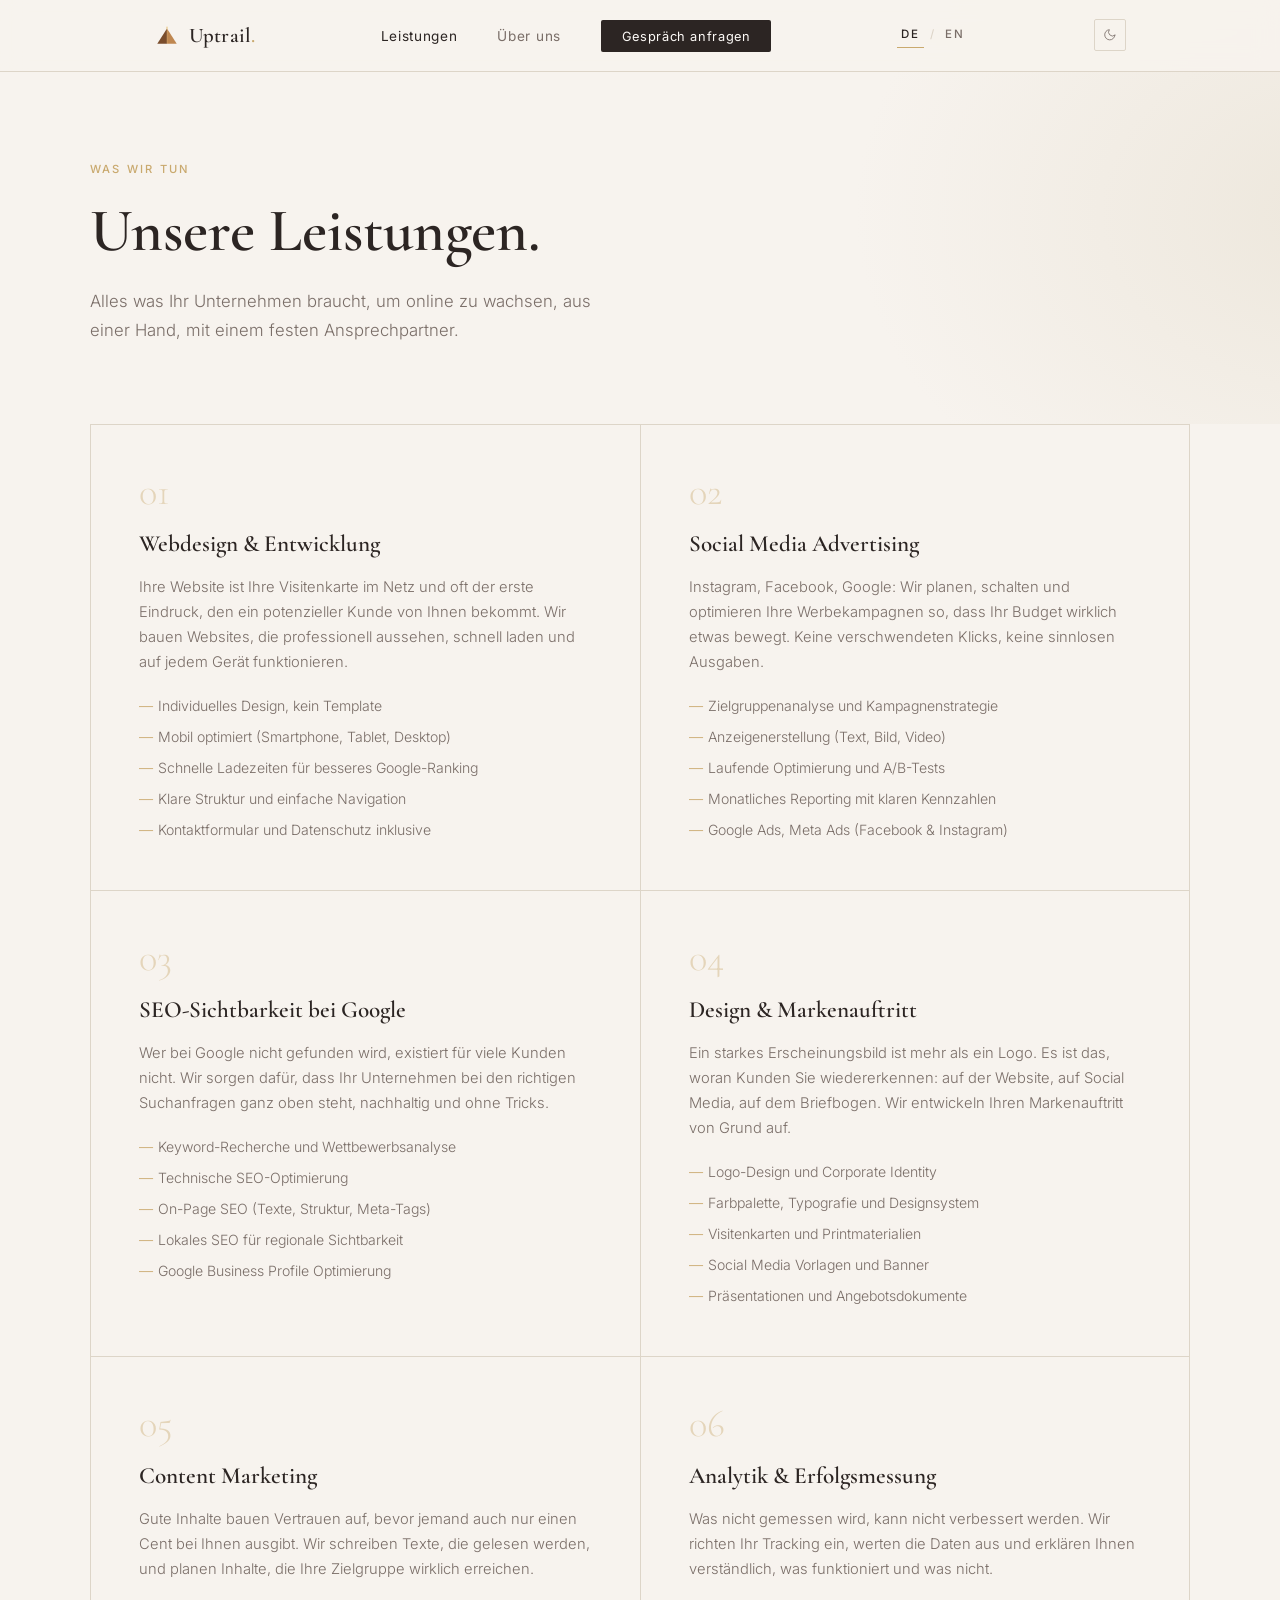
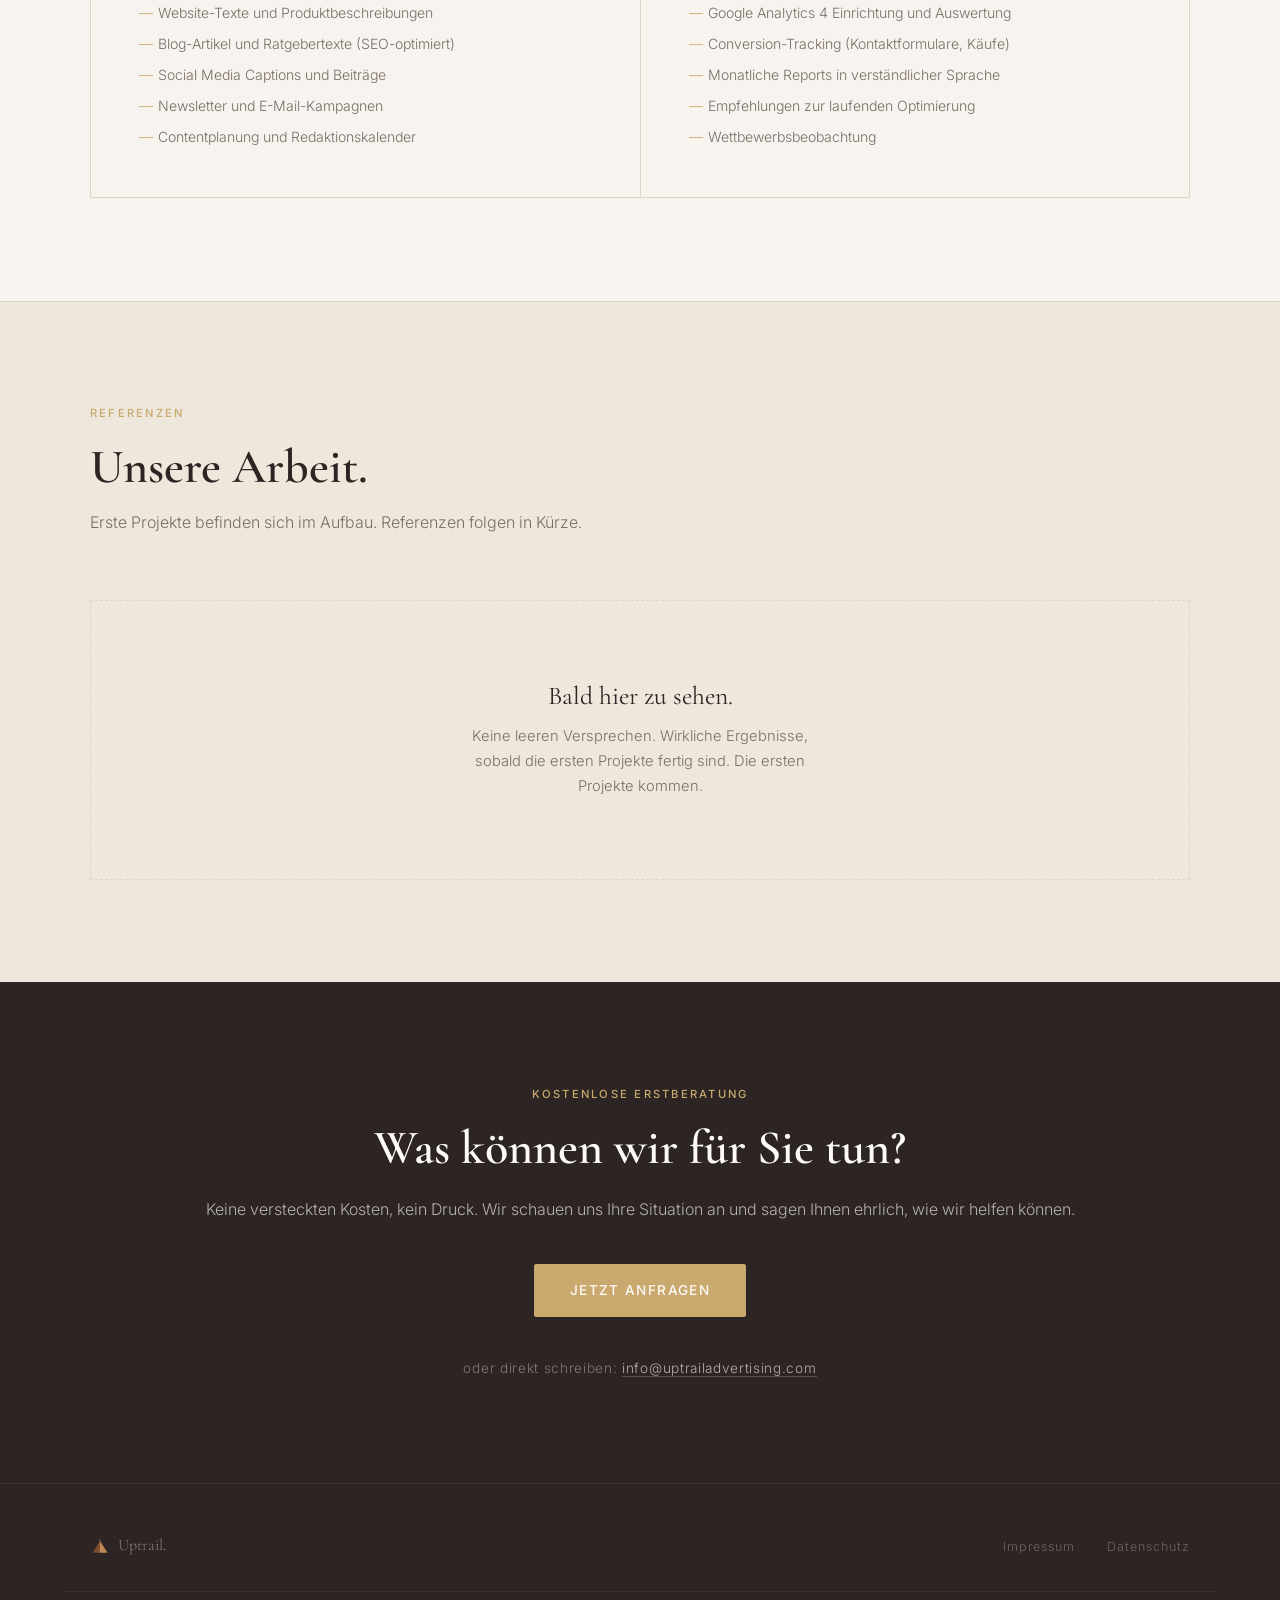
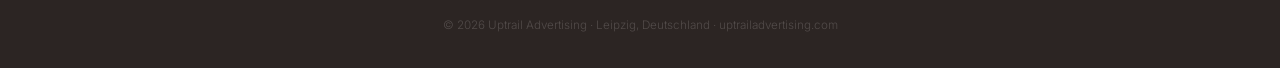
<file: de/leistungen.html>
<!DOCTYPE html>
<html lang="de">
<head>
  <meta charset="UTF-8" />
  <meta name="viewport" content="width=device-width, initial-scale=1.0" />
  <title>Leistungen – Uptrail Advertising Leipzig | Webdesign, SEO, Social Ads</title>
  <meta name="description" content="Webdesign, SEO, Social Media Advertising, Content Marketing und Erfolgsmessung – alle Leistungen von Uptrail Advertising Leipzig auf einen Blick." />
  <meta name="robots" content="index, follow" />
  <meta name="keywords" content="Webdesign Leipzig, SEO Leipzig, Social Media Advertising Leipzig, Content Marketing, Erfolgsmessung, Online Marketing Leistungen, Werbeagentur Leipzig" />
  <meta property="og:type" content="website" />
  <meta property="og:url" content="https://uptrailadvertising.com/de/leistungen.html" />
  <meta property="og:site_name" content="Uptrail Advertising" />
  <meta property="og:locale" content="de_DE" />
  <meta property="og:image" content="https://uptrailadvertising.com/assets/img/og-image.png" />
  <meta property="og:image:width" content="1200" />
  <meta property="og:image:height" content="630" />
  <meta property="og:image:alt" content="Uptrail Advertising: Guiding Your Business Uptrail" />
  <meta property="og:title" content="Leistungen – Uptrail Advertising Leipzig | Webdesign, SEO, Social Ads" />
  <meta property="og:description" content="Webdesign, SEO, Social Media Advertising, Content Marketing und Erfolgsmessung – alle Leistungen von Uptrail Advertising Leipzig auf einen Blick." />
  <meta name="twitter:card" content="summary_large_image" />
  <meta name="twitter:image" content="https://uptrailadvertising.com/assets/img/og-image.png" />
  <meta name="twitter:title" content="Leistungen – Uptrail Advertising Leipzig | Webdesign, SEO, Social Ads" />
  <meta name="twitter:description" content="Webdesign, SEO, Social Media Advertising, Content Marketing und Erfolgsmessung – alle Leistungen von Uptrail Advertising Leipzig auf einen Blick." />
  <link rel="canonical" href="https://uptrailadvertising.com/de/leistungen.html" />
  <link rel="alternate" hreflang="de" href="https://uptrailadvertising.com/de/leistungen.html" />
  <link rel="alternate" hreflang="en" href="https://uptrailadvertising.com/en/services.html" />
  <link rel="preconnect" href="https://fonts.googleapis.com" />
  <link rel="preconnect" href="https://fonts.gstatic.com" crossorigin />
  <link href="https://fonts.googleapis.com/css2?family=Cormorant+Garamond:ital,wght@0,400;0,600;1,400&family=Inter:wght@300;400;500&display=swap" rel="stylesheet" />
  <link rel="icon" type="image/svg+xml" href="../assets/favicon.svg" />
  <link rel="stylesheet" href="../style.css" />
</head>
<body>

  <header>
    <nav>
      <a href="./index.html" class="nav-logo">
        <svg xmlns="http://www.w3.org/2000/svg" viewBox="0 0 200 200"><g transform="translate(100,100) scale(0.85) translate(-250,-84.5)"><polygon points="250,26 162,163 250,163" fill="#7A4D2C"/><polygon points="250,26 250,163 338,163" fill="#BF8750"/><line x1="250" y1="6" x2="250" y2="163" stroke="#E8C98A" stroke-width="3"/><polygon points="250,6 241,26 259,26" fill="#E8C98A"/></g></svg>
        <span class="nav-logo-text">Uptrail<span>.</span></span>
      </a>
      <ul class="nav-center">
        <li><a href="./leistungen.html" style="color: var(--text);">Leistungen</a></li>
        <li><a href="./ueber-uns.html">Über uns</a></li>
        <li><a href="./kontakt.html" class="nav-cta">Gespräch anfragen</a></li>
      </ul>
      <div class="nav-right">
        <div class="lang-switch">
          <a href="../de/leistungen.html" class="active">DE</a>
          <span class="sep">/</span>
          <a href="../en/services.html">EN</a>
        </div>
      </div>
      <button class="theme-toggle" id="theme-toggle" aria-label="Dark Mode umschalten">
        <svg class="icon-moon" viewBox="0 0 24 24"><path d="M21 12.79A9 9 0 1 1 11.21 3 7 7 0 0 0 21 12.79z"/></svg>
        <svg class="icon-sun" viewBox="0 0 24 24"><circle cx="12" cy="12" r="5"/><line x1="12" y1="1" x2="12" y2="3"/><line x1="12" y1="21" x2="12" y2="23"/><line x1="4.22" y1="4.22" x2="5.64" y2="5.64"/><line x1="18.36" y1="18.36" x2="19.78" y2="19.78"/><line x1="1" y1="12" x2="3" y2="12"/><line x1="21" y1="12" x2="23" y2="12"/><line x1="4.22" y1="19.78" x2="5.64" y2="18.36"/><line x1="18.36" y1="5.64" x2="19.78" y2="4.22"/></svg>
      </button>
      <button class="hamburger" id="hamburger" aria-label="Menü öffnen">
        <span></span><span></span><span></span>
      </button>
    </nav>
  </header>

  <nav class="mobile-nav" id="mobile-nav">
    <a href="./index.html">Home</a>
    <a href="./leistungen.html">Leistungen</a>
    <a href="./ueber-uns.html">Über uns</a>
    <a href="./kontakt.html">Gespräch anfragen</a>
    <div class="mobile-lang">
      <a href="../de/leistungen.html" class="active">DE</a>
      <a href="../en/services.html">EN</a>
    </div>
  </nav>

  <!-- PAGE HERO -->
  <div class="page-hero">
    <div class="page-hero-inner">
      <span class="label">Was wir tun</span>
      <h1>Unsere Leistungen.</h1>
      <p>Alles was Ihr Unternehmen braucht, um online zu wachsen, aus einer Hand, mit einem festen Ansprechpartner.</p>
    </div>
  </div>

  <!-- LEISTUNGEN DETAIL -->
  <section style="background: var(--bg); padding-top: 0;">
    <div class="leistung-detail-grid">

      <div class="leistung-detail-card">
        <div class="leistung-detail-icon"><svg viewBox="0 0 24 24"><rect x="2" y="3" width="20" height="14" rx="2"/><line x1="8" y1="21" x2="16" y2="21"/><line x1="12" y1="17" x2="12" y2="21"/></svg></div>
        <div class="leistung-nr">01</div>
        <h3>Webdesign &amp; Entwicklung</h3>
        <p>Ihre Website ist Ihre Visitenkarte im Netz und oft der erste Eindruck, den ein potenzieller Kunde von Ihnen bekommt. Wir bauen Websites, die professionell aussehen, schnell laden und auf jedem Gerät funktionieren.</p>
        <ul>
          <li>Individuelles Design, kein Template</li>
          <li>Mobil optimiert (Smartphone, Tablet, Desktop)</li>
          <li>Schnelle Ladezeiten für besseres Google-Ranking</li>
          <li>Klare Struktur und einfache Navigation</li>
          <li>Kontaktformular und Datenschutz inklusive</li>
        </ul>
      </div>

      <div class="leistung-detail-card">
        <div class="leistung-detail-icon"><svg viewBox="0 0 24 24"><polygon points="11 5 6 9 2 9 2 15 6 15 11 19 11 5"/><path d="M19.07 4.93a10 10 0 0 1 0 14.14M15.54 8.46a5 5 0 0 1 0 7.07"/></svg></div>
        <div class="leistung-nr">02</div>
        <h3>Social Media Advertising</h3>
        <p>Instagram, Facebook, Google: Wir planen, schalten und optimieren Ihre Werbekampagnen so, dass Ihr Budget wirklich etwas bewegt. Keine verschwendeten Klicks, keine sinnlosen Ausgaben.</p>
        <ul>
          <li>Zielgruppenanalyse und Kampagnenstrategie</li>
          <li>Anzeigenerstellung (Text, Bild, Video)</li>
          <li>Laufende Optimierung und A/B-Tests</li>
          <li>Monatliches Reporting mit klaren Kennzahlen</li>
          <li>Google Ads, Meta Ads (Facebook &amp; Instagram)</li>
        </ul>
      </div>

      <div class="leistung-detail-card">
        <div class="leistung-detail-icon"><svg viewBox="0 0 24 24"><circle cx="11" cy="11" r="8"/><line x1="21" y1="21" x2="16.65" y2="16.65"/></svg></div>
        <div class="leistung-nr">03</div>
        <h3>SEO-Sichtbarkeit bei Google</h3>
        <p>Wer bei Google nicht gefunden wird, existiert für viele Kunden nicht. Wir sorgen dafür, dass Ihr Unternehmen bei den richtigen Suchanfragen ganz oben steht, nachhaltig und ohne Tricks.</p>
        <ul>
          <li>Keyword-Recherche und Wettbewerbsanalyse</li>
          <li>Technische SEO-Optimierung</li>
          <li>On-Page SEO (Texte, Struktur, Meta-Tags)</li>
          <li>Lokales SEO für regionale Sichtbarkeit</li>
          <li>Google Business Profile Optimierung</li>
        </ul>
      </div>

      <div class="leistung-detail-card">
        <div class="leistung-detail-icon"><svg viewBox="0 0 24 24"><path d="M12 20h9"/><path d="M16.5 3.5a2.121 2.121 0 0 1 3 3L7 19l-4 1 1-4L16.5 3.5z"/></svg></div>
        <div class="leistung-nr">04</div>
        <h3>Design &amp; Markenauftritt</h3>
        <p>Ein starkes Erscheinungsbild ist mehr als ein Logo. Es ist das, woran Kunden Sie wiedererkennen: auf der Website, auf Social Media, auf dem Briefbogen. Wir entwickeln Ihren Markenauftritt von Grund auf.</p>
        <ul>
          <li>Logo-Design und Corporate Identity</li>
          <li>Farbpalette, Typografie und Designsystem</li>
          <li>Visitenkarten und Printmaterialien</li>
          <li>Social Media Vorlagen und Banner</li>
          <li>Präsentationen und Angebotsdokumente</li>
        </ul>
      </div>

      <div class="leistung-detail-card">
        <div class="leistung-detail-icon"><svg viewBox="0 0 24 24"><path d="M14 2H6a2 2 0 0 0-2 2v16a2 2 0 0 0 2 2h12a2 2 0 0 0 2-2V8z"/><polyline points="14 2 14 8 20 8"/><line x1="16" y1="13" x2="8" y2="13"/><line x1="16" y1="17" x2="8" y2="17"/></svg></div>
        <div class="leistung-nr">05</div>
        <h3>Content Marketing</h3>
        <p>Gute Inhalte bauen Vertrauen auf, bevor jemand auch nur einen Cent bei Ihnen ausgibt. Wir schreiben Texte, die gelesen werden, und planen Inhalte, die Ihre Zielgruppe wirklich erreichen.</p>
        <ul>
          <li>Website-Texte und Produktbeschreibungen</li>
          <li>Blog-Artikel und Ratgebertexte (SEO-optimiert)</li>
          <li>Social Media Captions und Beiträge</li>
          <li>Newsletter und E-Mail-Kampagnen</li>
          <li>Contentplanung und Redaktionskalender</li>
        </ul>
      </div>

      <div class="leistung-detail-card">
        <div class="leistung-detail-icon"><svg viewBox="0 0 24 24"><line x1="18" y1="20" x2="18" y2="10"/><line x1="12" y1="20" x2="12" y2="4"/><line x1="6" y1="20" x2="6" y2="14"/></svg></div>
        <div class="leistung-nr">06</div>
        <h3>Analytik &amp; Erfolgsmessung</h3>
        <p>Was nicht gemessen wird, kann nicht verbessert werden. Wir richten Ihr Tracking ein, werten die Daten aus und erklären Ihnen verständlich, was funktioniert und was nicht.</p>
        <ul>
          <li>Google Analytics 4 Einrichtung und Auswertung</li>
          <li>Conversion-Tracking (Kontaktformulare, Käufe)</li>
          <li>Monatliche Reports in verständlicher Sprache</li>
          <li>Empfehlungen zur laufenden Optimierung</li>
          <li>Wettbewerbsbeobachtung</li>
        </ul>
      </div>

    </div>
  </section>

  <!-- REFERENZEN -->
  <section style="background: var(--bg-dark); border-top: 1px solid var(--border);">
    <div class="section-header">
      <span class="label">Referenzen</span>
      <h2>Unsere Arbeit.</h2>
      <p>Erste Projekte befinden sich im Aufbau. Referenzen folgen in Kürze.</p>
    </div>
    <div class="referenzen-coming">
      <h3>Bald hier zu sehen.</h3>
      <p>Keine leeren Versprechen. Wirkliche Ergebnisse, sobald die ersten Projekte fertig sind. Die ersten Projekte kommen.</p>
    </div>
  </section>

  <!-- CTA -->
  <section class="cta-section">
    <div class="container">
      <span class="label">Kostenlose Erstberatung</span>
      <h2>Was können wir für Sie tun?</h2>
      <p>Keine versteckten Kosten, kein Druck. Wir schauen uns Ihre Situation an und sagen Ihnen ehrlich, wie wir helfen können.</p>
      <a href="./kontakt.html" class="btn-accent">Jetzt anfragen</a>
      <div class="cta-direkt">
        oder direkt schreiben: <a href="mailto:info@uptrailadvertising.com">info@uptrailadvertising.com</a>
      </div>
    </div>
  </section>

  <footer>
    <div class="footer-inner">
      <div class="footer-logo">
        <svg xmlns="http://www.w3.org/2000/svg" viewBox="0 0 200 200"><g transform="translate(100,100) scale(0.85) translate(-250,-84.5)"><polygon points="250,26 162,163 250,163" fill="#7A4D2C"/><polygon points="250,26 250,163 338,163" fill="#BF8750"/><line x1="250" y1="6" x2="250" y2="163" stroke="rgba(253,250,247,0.4)" stroke-width="3"/><polygon points="250,6 241,26 259,26" fill="rgba(253,250,247,0.4)"/></g></svg>
        <span class="footer-logo-text">Uptrail<span>.</span></span>
      </div>
      <ul class="footer-links">
        <li><a href="./impressum.html">Impressum</a></li>
        <li><a href="./datenschutz.html">Datenschutz</a></li>
      </ul>
    </div>
    <div class="footer-copy">
      &copy; 2026 Uptrail Advertising · Leipzig, Deutschland · uptrailadvertising.com
    </div>
  </footer>

  <script>
    const hamburger = document.getElementById('hamburger');
    const mobileNav = document.getElementById('mobile-nav');
    hamburger.addEventListener('click', () => {
      hamburger.classList.toggle('open');
      mobileNav.classList.toggle('open');
      document.body.style.overflow = mobileNav.classList.contains('open') ? 'hidden' : '';
    });
    document.querySelectorAll('.mobile-nav a:not(.mobile-lang a)').forEach(link => {
      link.addEventListener('click', () => {
        hamburger.classList.remove('open');
        mobileNav.classList.remove('open');
        document.body.style.overflow = '';
      });
    });
    const themeToggle = document.getElementById('theme-toggle');
    if (localStorage.getItem('theme') === 'dark') document.documentElement.setAttribute('data-theme', 'dark');
    themeToggle.addEventListener('click', () => {
      const dark = document.documentElement.getAttribute('data-theme') === 'dark';
      document.documentElement.setAttribute('data-theme', dark ? 'light' : 'dark');
      localStorage.setItem('theme', dark ? 'light' : 'dark');
    });
  </script>
  <!-- Cloudflare Web Analytics -->
  <script defer src='https://static.cloudflareinsights.com/beacon.min.js' data-cf-beacon='{"token": "5e40f4240f874532a4275efa300227dd"}'></script>
  <!-- End Cloudflare Web Analytics -->
</body>
</html>
</file>
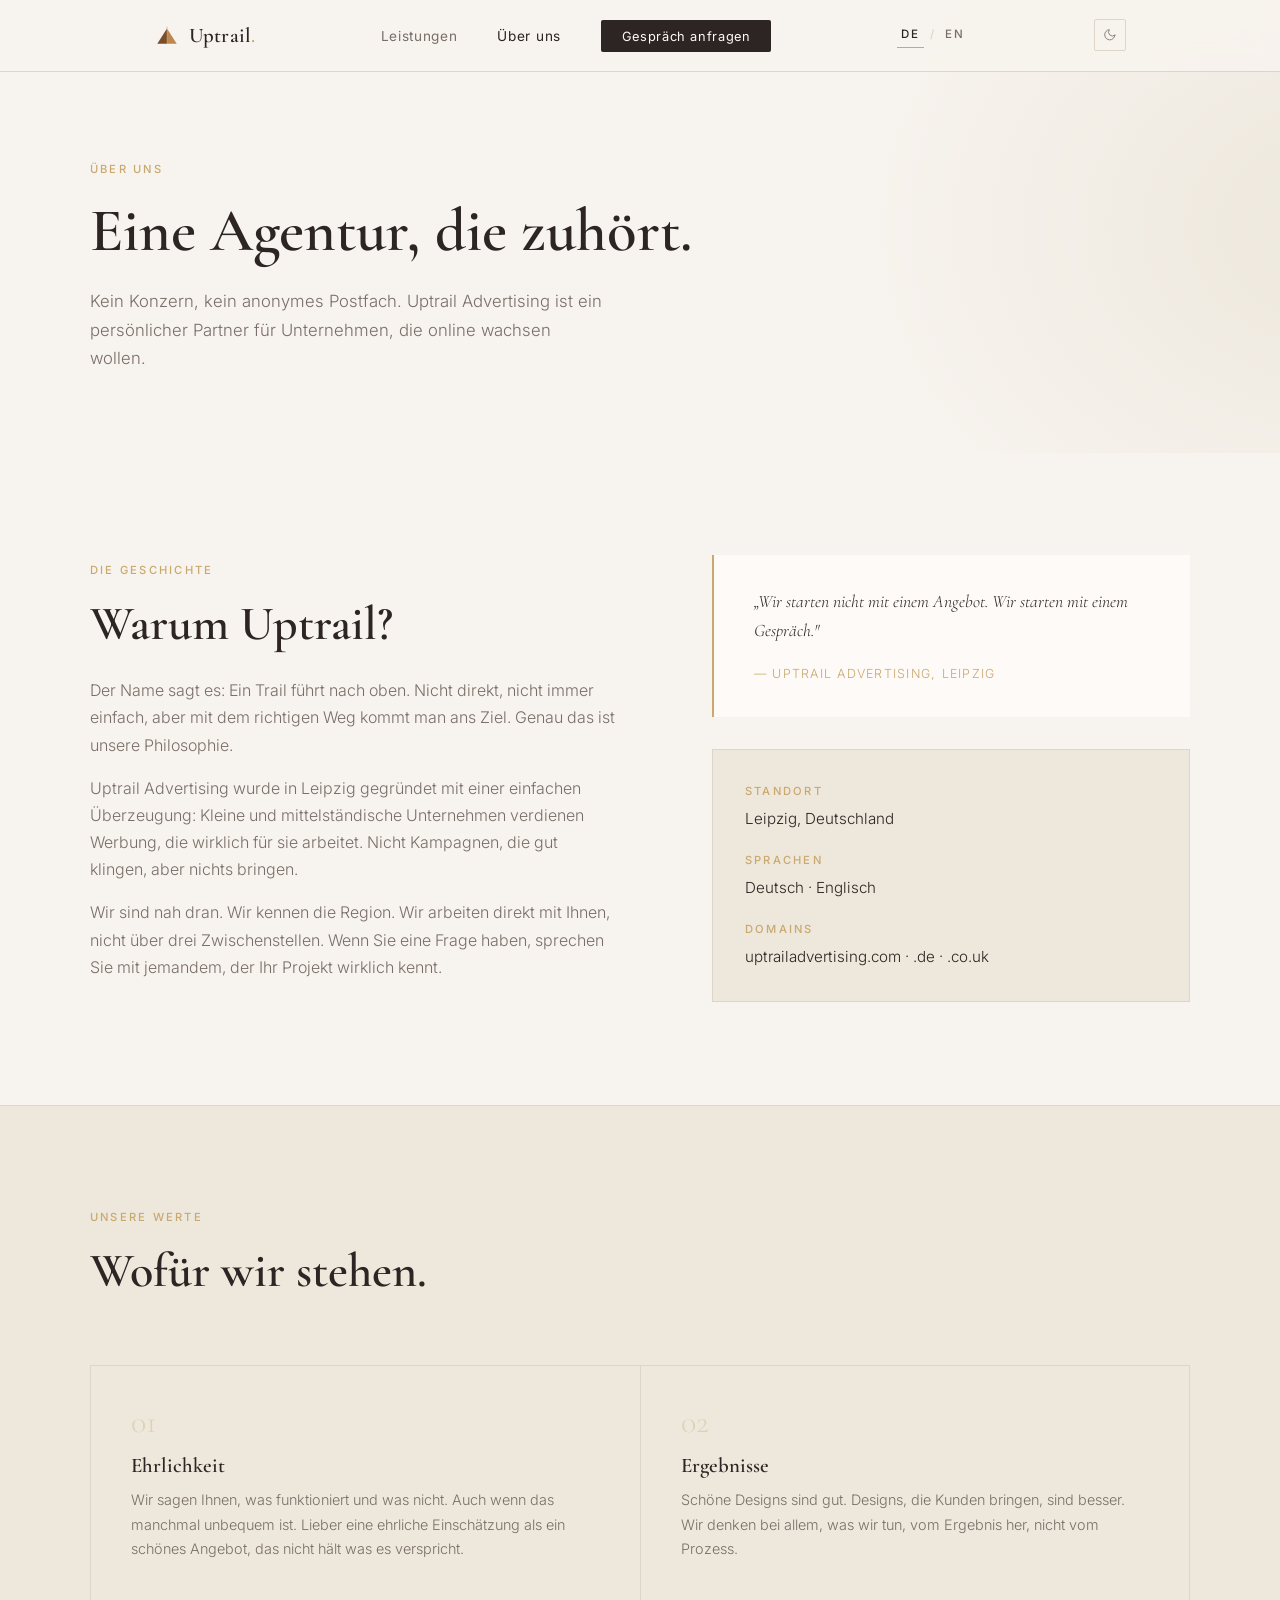
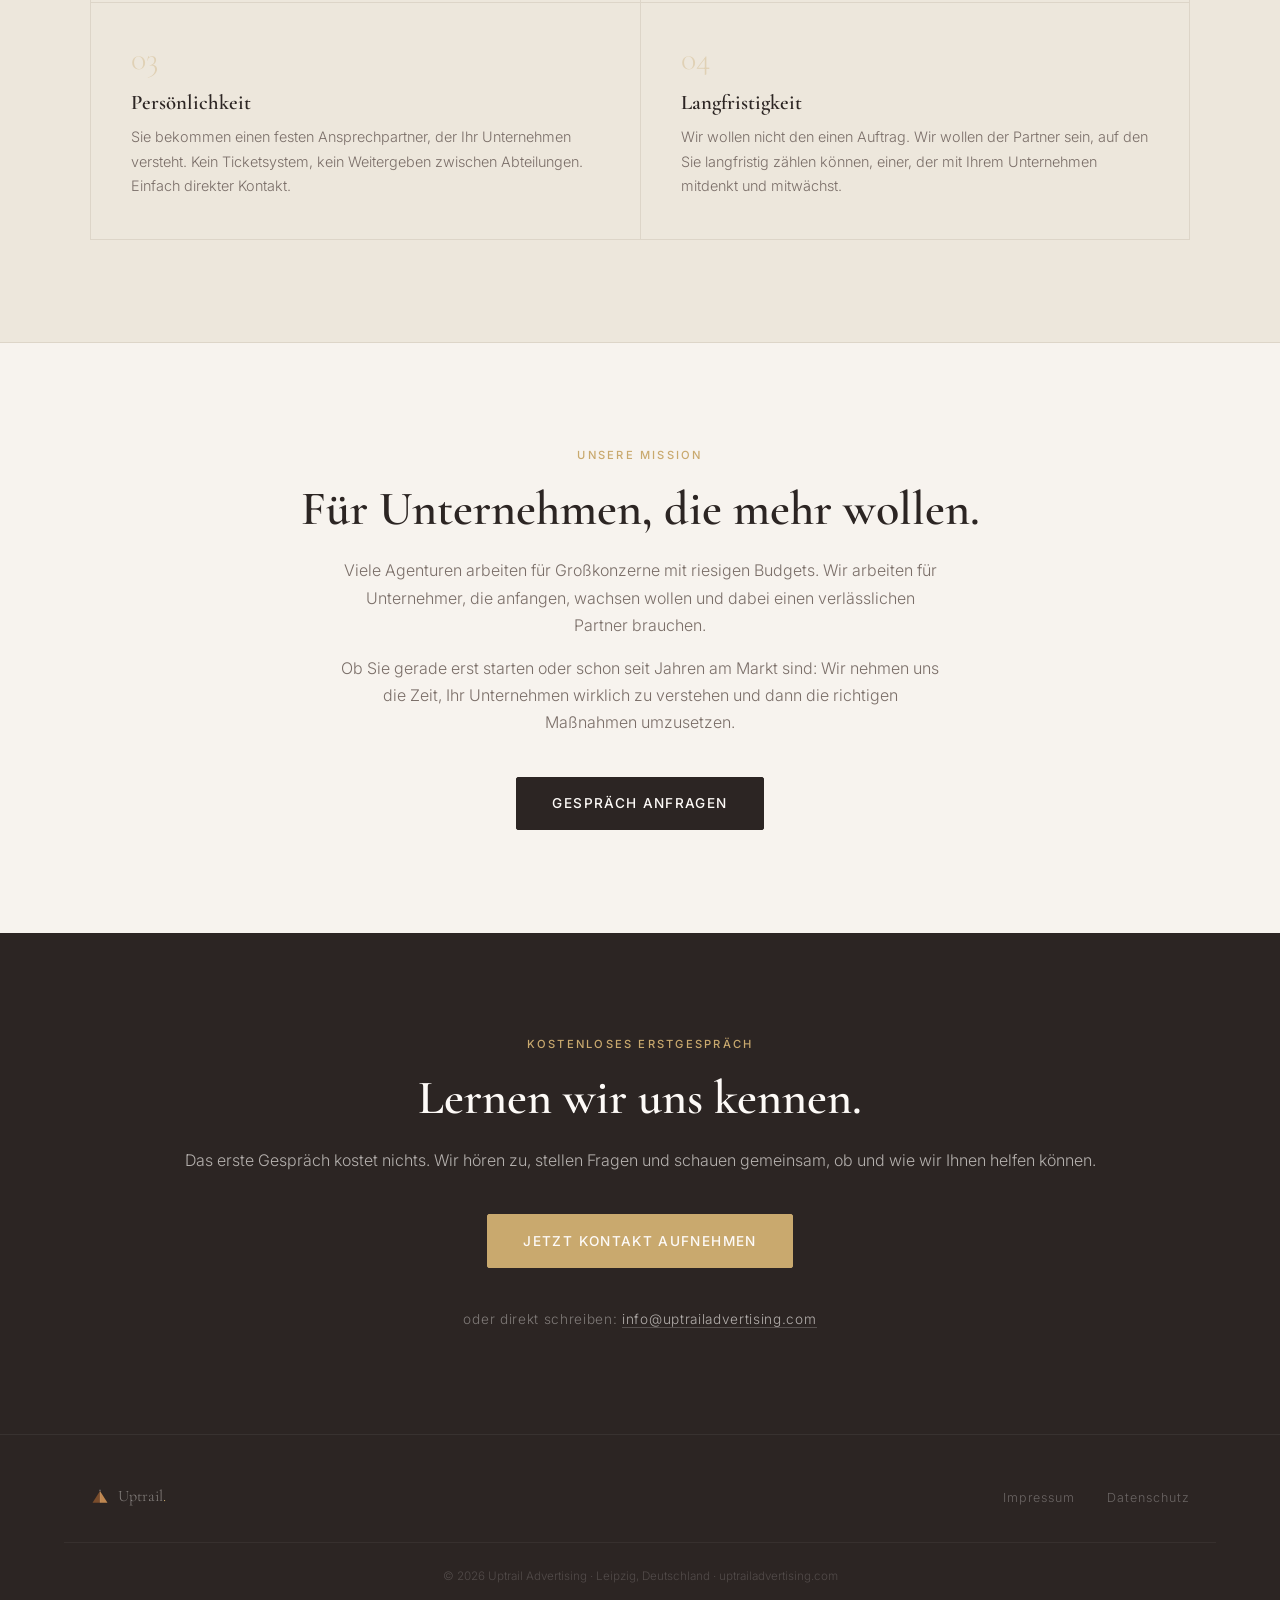
<file: de/ueber-uns.html>
<!DOCTYPE html>
<html lang="de">
<head>
  <meta charset="UTF-8" />
  <meta name="viewport" content="width=device-width, initial-scale=1.0" />
  <title>Über uns – Uptrail Advertising | Werbeagentur Leipzig</title>
  <meta name="description" content="Uptrail Advertising ist eine persönliche Werbeagentur aus Leipzig. Kein Konzern, keine Anonymität. Ein direkter Ansprechpartner, der Ihre Ziele kennt." />
  <meta name="robots" content="index, follow" />
  <meta name="keywords" content="Werbeagentur Leipzig, Uptrail Advertising, über uns, lokale Agentur, persönliche Beratung, Agentur für KMU Leipzig" />
  <meta property="og:type" content="website" />
  <meta property="og:url" content="https://uptrailadvertising.com/de/ueber-uns.html" />
  <meta property="og:site_name" content="Uptrail Advertising" />
  <meta property="og:locale" content="de_DE" />
  <meta property="og:image" content="https://uptrailadvertising.com/assets/img/og-image.png" />
  <meta property="og:image:width" content="1200" />
  <meta property="og:image:height" content="630" />
  <meta property="og:image:alt" content="Uptrail Advertising: Guiding Your Business Uptrail" />
  <meta property="og:title" content="Über uns – Uptrail Advertising | Werbeagentur Leipzig" />
  <meta property="og:description" content="Uptrail Advertising ist eine persönliche Werbeagentur aus Leipzig. Kein Konzern, keine Anonymität. Ein direkter Ansprechpartner, der Ihre Ziele kennt." />
  <meta name="twitter:card" content="summary_large_image" />
  <meta name="twitter:image" content="https://uptrailadvertising.com/assets/img/og-image.png" />
  <meta name="twitter:title" content="Über uns – Uptrail Advertising | Werbeagentur Leipzig" />
  <meta name="twitter:description" content="Uptrail Advertising ist eine persönliche Werbeagentur aus Leipzig. Kein Konzern, keine Anonymität. Ein direkter Ansprechpartner, der Ihre Ziele kennt." />
  <link rel="canonical" href="https://uptrailadvertising.com/de/ueber-uns.html" />
  <link rel="alternate" hreflang="de" href="https://uptrailadvertising.com/de/ueber-uns.html" />
  <link rel="alternate" hreflang="en" href="https://uptrailadvertising.com/en/about.html" />
  <link rel="preconnect" href="https://fonts.googleapis.com" />
  <link rel="preconnect" href="https://fonts.gstatic.com" crossorigin />
  <link href="https://fonts.googleapis.com/css2?family=Cormorant+Garamond:ital,wght@0,400;0,600;1,400&family=Inter:wght@300;400;500&display=swap" rel="stylesheet" />
  <link rel="icon" type="image/svg+xml" href="../assets/favicon.svg" />
  <link rel="stylesheet" href="../style.css" />
</head>
<body>

  <header>
    <nav>
      <a href="./index.html" class="nav-logo">
        <svg xmlns="http://www.w3.org/2000/svg" viewBox="0 0 200 200"><g transform="translate(100,100) scale(0.85) translate(-250,-84.5)"><polygon points="250,26 162,163 250,163" fill="#7A4D2C"/><polygon points="250,26 250,163 338,163" fill="#BF8750"/><line x1="250" y1="6" x2="250" y2="163" stroke="#E8C98A" stroke-width="3"/><polygon points="250,6 241,26 259,26" fill="#E8C98A"/></g></svg>
        <span class="nav-logo-text">Uptrail<span>.</span></span>
      </a>
      <ul class="nav-center">
        <li><a href="./leistungen.html">Leistungen</a></li>
        <li><a href="./ueber-uns.html" style="color: var(--text);">Über uns</a></li>
        <li><a href="./kontakt.html" class="nav-cta">Gespräch anfragen</a></li>
      </ul>
      <div class="nav-right">
        <div class="lang-switch">
          <a href="../de/ueber-uns.html" class="active">DE</a>
          <span class="sep">/</span>
          <a href="../en/about.html">EN</a>
        </div>
      </div>
      <button class="theme-toggle" id="theme-toggle" aria-label="Dark Mode umschalten">
        <svg class="icon-moon" viewBox="0 0 24 24"><path d="M21 12.79A9 9 0 1 1 11.21 3 7 7 0 0 0 21 12.79z"/></svg>
        <svg class="icon-sun" viewBox="0 0 24 24"><circle cx="12" cy="12" r="5"/><line x1="12" y1="1" x2="12" y2="3"/><line x1="12" y1="21" x2="12" y2="23"/><line x1="4.22" y1="4.22" x2="5.64" y2="5.64"/><line x1="18.36" y1="18.36" x2="19.78" y2="19.78"/><line x1="1" y1="12" x2="3" y2="12"/><line x1="21" y1="12" x2="23" y2="12"/><line x1="4.22" y1="19.78" x2="5.64" y2="18.36"/><line x1="18.36" y1="5.64" x2="19.78" y2="4.22"/></svg>
      </button>
      <button class="hamburger" id="hamburger" aria-label="Menü öffnen">
        <span></span><span></span><span></span>
      </button>
    </nav>
  </header>

  <nav class="mobile-nav" id="mobile-nav">
    <a href="./index.html">Home</a>
    <a href="./leistungen.html">Leistungen</a>
    <a href="./ueber-uns.html">Über uns</a>
    <a href="./kontakt.html">Gespräch anfragen</a>
    <div class="mobile-lang">
      <a href="../de/ueber-uns.html" class="active">DE</a>
      <a href="../en/about.html">EN</a>
    </div>
  </nav>

  <!-- PAGE HERO -->
  <div class="page-hero">
    <div class="page-hero-inner">
      <span class="label">Über uns</span>
      <h1>Eine Agentur, die zuhört.</h1>
      <p>Kein Konzern, kein anonymes Postfach. Uptrail Advertising ist ein persönlicher Partner für Unternehmen, die online wachsen wollen.</p>
    </div>
  </div>

  <!-- STORY -->
  <section class="ueber-story">
    <div class="ueber-story-grid">
      <div class="ueber-story-text">
        <span class="label">Die Geschichte</span>
        <h2>Warum Uptrail?</h2>
        <p>
          Der Name sagt es: Ein Trail führt nach oben. Nicht direkt, nicht immer einfach, aber mit dem richtigen Weg kommt man ans Ziel. Genau das ist unsere Philosophie.
        </p>
        <p>
          Uptrail Advertising wurde in Leipzig gegründet mit einer einfachen Überzeugung: Kleine und mittelständische Unternehmen verdienen Werbung, die wirklich für sie arbeitet. Nicht Kampagnen, die gut klingen, aber nichts bringen.
        </p>
        <p>
          Wir sind nah dran. Wir kennen die Region. Wir arbeiten direkt mit Ihnen, nicht über drei Zwischenstellen. Wenn Sie eine Frage haben, sprechen Sie mit jemandem, der Ihr Projekt wirklich kennt.
        </p>
      </div>
      <div>
        <blockquote style="font-size: 1.1rem;">
          „Wir starten nicht mit einem Angebot. Wir starten mit einem Gespräch."
          <cite>— Uptrail Advertising, Leipzig</cite>
        </blockquote>
        <div style="margin-top: 2rem; padding: 2rem; background: var(--bg-dark); border: 1px solid var(--border);">
          <div style="display: flex; flex-direction: column; gap: 1.2rem;">
            <div>
              <div class="label" style="margin-bottom: 0.3rem;">Standort</div>
              <p style="font-size: 0.95rem; max-width: none; color: var(--text);">Leipzig, Deutschland</p>
            </div>
            <div>
              <div class="label" style="margin-bottom: 0.3rem;">Sprachen</div>
              <p style="font-size: 0.95rem; max-width: none; color: var(--text);">Deutsch · Englisch</p>
            </div>
            <div>
              <div class="label" style="margin-bottom: 0.3rem;">Domains</div>
              <p style="font-size: 0.95rem; max-width: none; color: var(--text);">uptrailadvertising.com · .de · .co.uk</p>
            </div>
          </div>
        </div>
      </div>
    </div>
  </section>

  <!-- VALUES -->
  <section class="ueber-values">
    <div class="section-header">
      <span class="label">Unsere Werte</span>
      <h2>Wofür wir stehen.</h2>
    </div>
    <div class="ueber-values-grid">
      <div class="value-card">
        <div class="value-nr">01</div>
        <h3>Ehrlichkeit</h3>
        <p>Wir sagen Ihnen, was funktioniert und was nicht. Auch wenn das manchmal unbequem ist. Lieber eine ehrliche Einschätzung als ein schönes Angebot, das nicht hält was es verspricht.</p>
      </div>
      <div class="value-card">
        <div class="value-nr">02</div>
        <h3>Ergebnisse</h3>
        <p>Schöne Designs sind gut. Designs, die Kunden bringen, sind besser. Wir denken bei allem, was wir tun, vom Ergebnis her, nicht vom Prozess.</p>
      </div>
      <div class="value-card">
        <div class="value-nr">03</div>
        <h3>Persönlichkeit</h3>
        <p>Sie bekommen einen festen Ansprechpartner, der Ihr Unternehmen versteht. Kein Ticketsystem, kein Weitergeben zwischen Abteilungen. Einfach direkter Kontakt.</p>
      </div>
      <div class="value-card">
        <div class="value-nr">04</div>
        <h3>Langfristigkeit</h3>
        <p>Wir wollen nicht den einen Auftrag. Wir wollen der Partner sein, auf den Sie langfristig zählen können, einer, der mit Ihrem Unternehmen mitdenkt und mitwächst.</p>
      </div>
    </div>
  </section>

  <!-- MISSION -->
  <section class="ueber-founding" style="background: var(--bg); border-top: 1px solid var(--border); padding: clamp(4rem, 8vw, 8rem) var(--padding);">
    <div class="ueber-founding-inner">
      <span class="label">Unsere Mission</span>
      <h2>Für Unternehmen, die mehr wollen.</h2>
      <p>Viele Agenturen arbeiten für Großkonzerne mit riesigen Budgets. Wir arbeiten für Unternehmer, die anfangen, wachsen wollen und dabei einen verlässlichen Partner brauchen.</p>
      <p>Ob Sie gerade erst starten oder schon seit Jahren am Markt sind: Wir nehmen uns die Zeit, Ihr Unternehmen wirklich zu verstehen und dann die richtigen Maßnahmen umzusetzen.</p>
      <div style="margin-top: 2.5rem;">
        <a href="./kontakt.html" class="btn btn-primary">Gespräch anfragen</a>
      </div>
    </div>
  </section>

  <!-- CTA -->
  <section class="cta-section">
    <div class="container">
      <span class="label">Kostenloses Erstgespräch</span>
      <h2>Lernen wir uns kennen.</h2>
      <p>Das erste Gespräch kostet nichts. Wir hören zu, stellen Fragen und schauen gemeinsam, ob und wie wir Ihnen helfen können.</p>
      <a href="./kontakt.html" class="btn-accent">Jetzt Kontakt aufnehmen</a>
      <div class="cta-direkt">
        oder direkt schreiben: <a href="mailto:info@uptrailadvertising.com">info@uptrailadvertising.com</a>
      </div>
    </div>
  </section>

  <footer>
    <div class="footer-inner">
      <div class="footer-logo">
        <svg xmlns="http://www.w3.org/2000/svg" viewBox="0 0 200 200"><g transform="translate(100,100) scale(0.85) translate(-250,-84.5)"><polygon points="250,26 162,163 250,163" fill="#7A4D2C"/><polygon points="250,26 250,163 338,163" fill="#BF8750"/><line x1="250" y1="6" x2="250" y2="163" stroke="rgba(253,250,247,0.4)" stroke-width="3"/><polygon points="250,6 241,26 259,26" fill="rgba(253,250,247,0.4)"/></g></svg>
        <span class="footer-logo-text">Uptrail<span>.</span></span>
      </div>
      <ul class="footer-links">
        <li><a href="./impressum.html">Impressum</a></li>
        <li><a href="./datenschutz.html">Datenschutz</a></li>
      </ul>
    </div>
    <div class="footer-copy">
      &copy; 2026 Uptrail Advertising · Leipzig, Deutschland · uptrailadvertising.com
    </div>
  </footer>

  <script>
    const hamburger = document.getElementById('hamburger');
    const mobileNav = document.getElementById('mobile-nav');
    hamburger.addEventListener('click', () => {
      hamburger.classList.toggle('open');
      mobileNav.classList.toggle('open');
      document.body.style.overflow = mobileNav.classList.contains('open') ? 'hidden' : '';
    });
    document.querySelectorAll('.mobile-nav a:not(.mobile-lang a)').forEach(link => {
      link.addEventListener('click', () => {
        hamburger.classList.remove('open');
        mobileNav.classList.remove('open');
        document.body.style.overflow = '';
      });
    });
    const themeToggle = document.getElementById('theme-toggle');
    if (localStorage.getItem('theme') === 'dark') document.documentElement.setAttribute('data-theme', 'dark');
    themeToggle.addEventListener('click', () => {
      const dark = document.documentElement.getAttribute('data-theme') === 'dark';
      document.documentElement.setAttribute('data-theme', dark ? 'light' : 'dark');
      localStorage.setItem('theme', dark ? 'light' : 'dark');
    });
  </script>
  <!-- Cloudflare Web Analytics -->
  <script defer src='https://static.cloudflareinsights.com/beacon.min.js' data-cf-beacon='{"token": "5e40f4240f874532a4275efa300227dd"}'></script>
  <!-- End Cloudflare Web Analytics -->
</body>
</html>
</file>
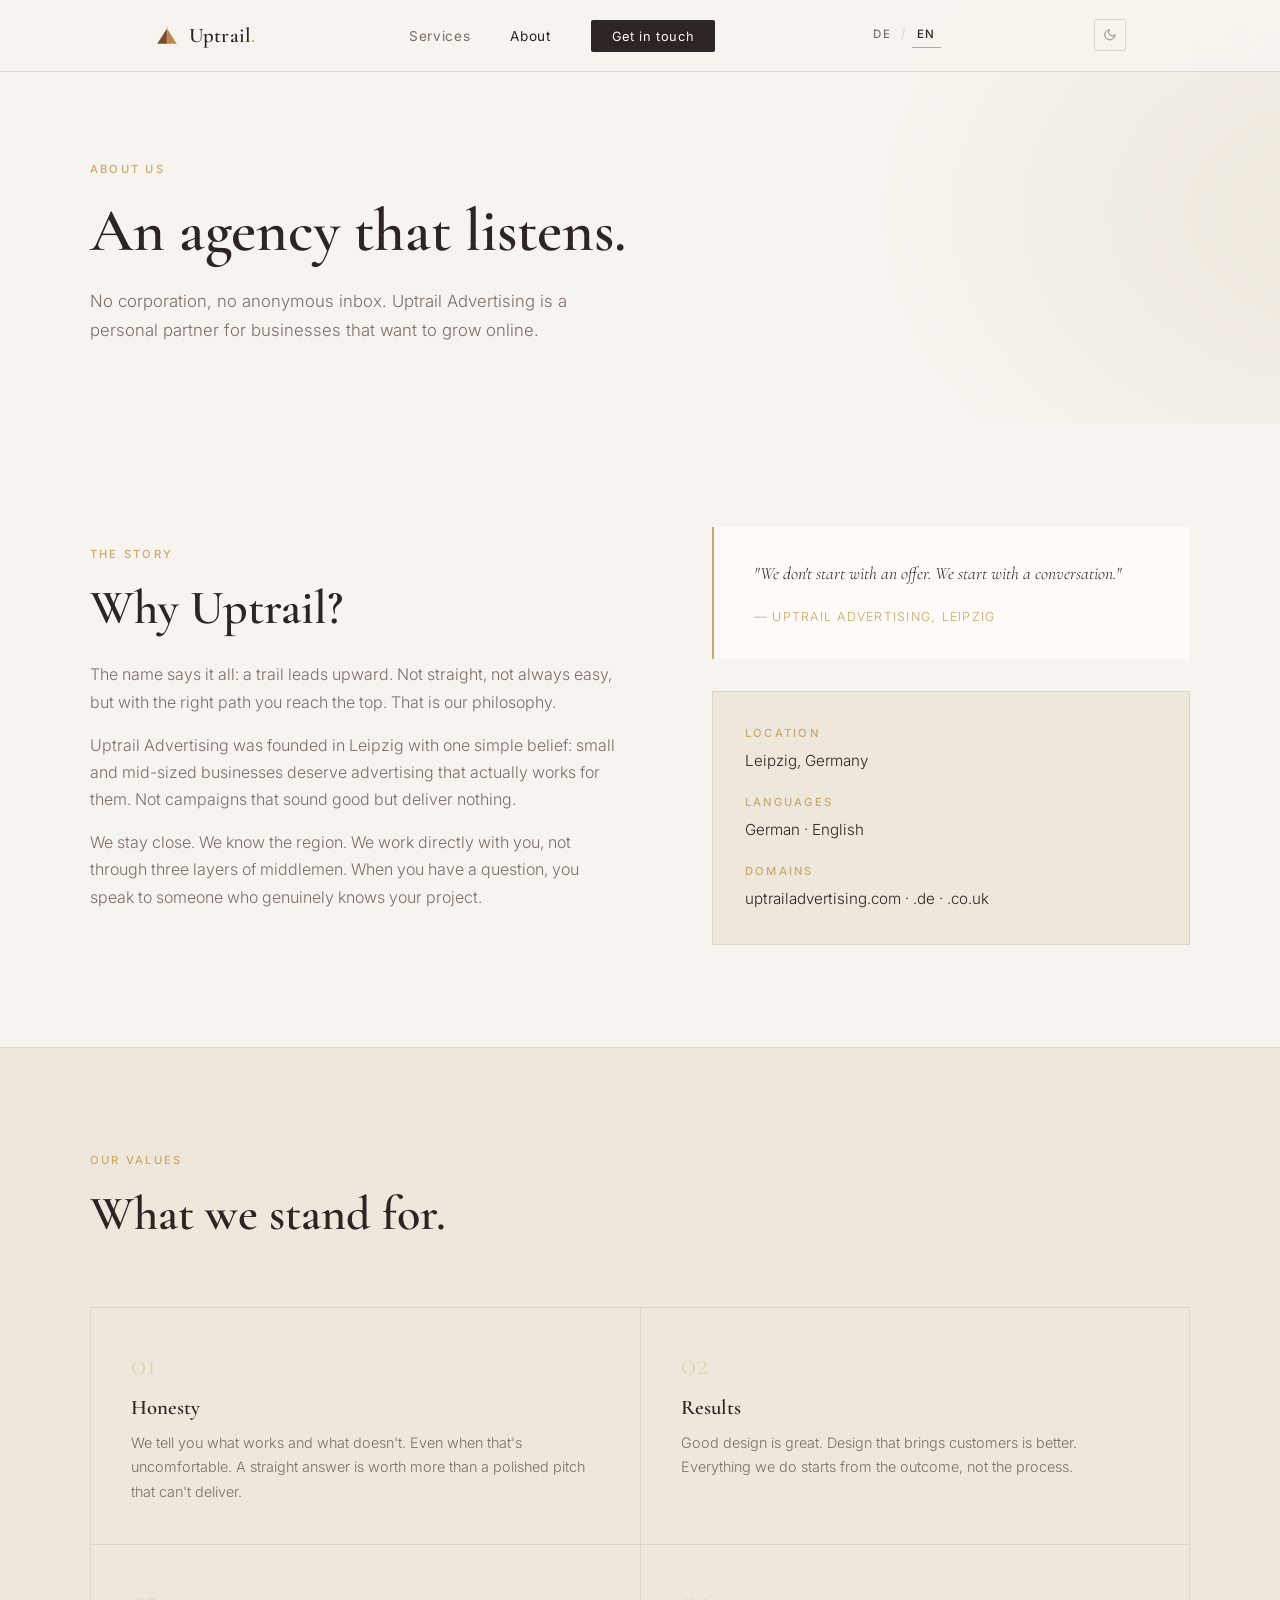
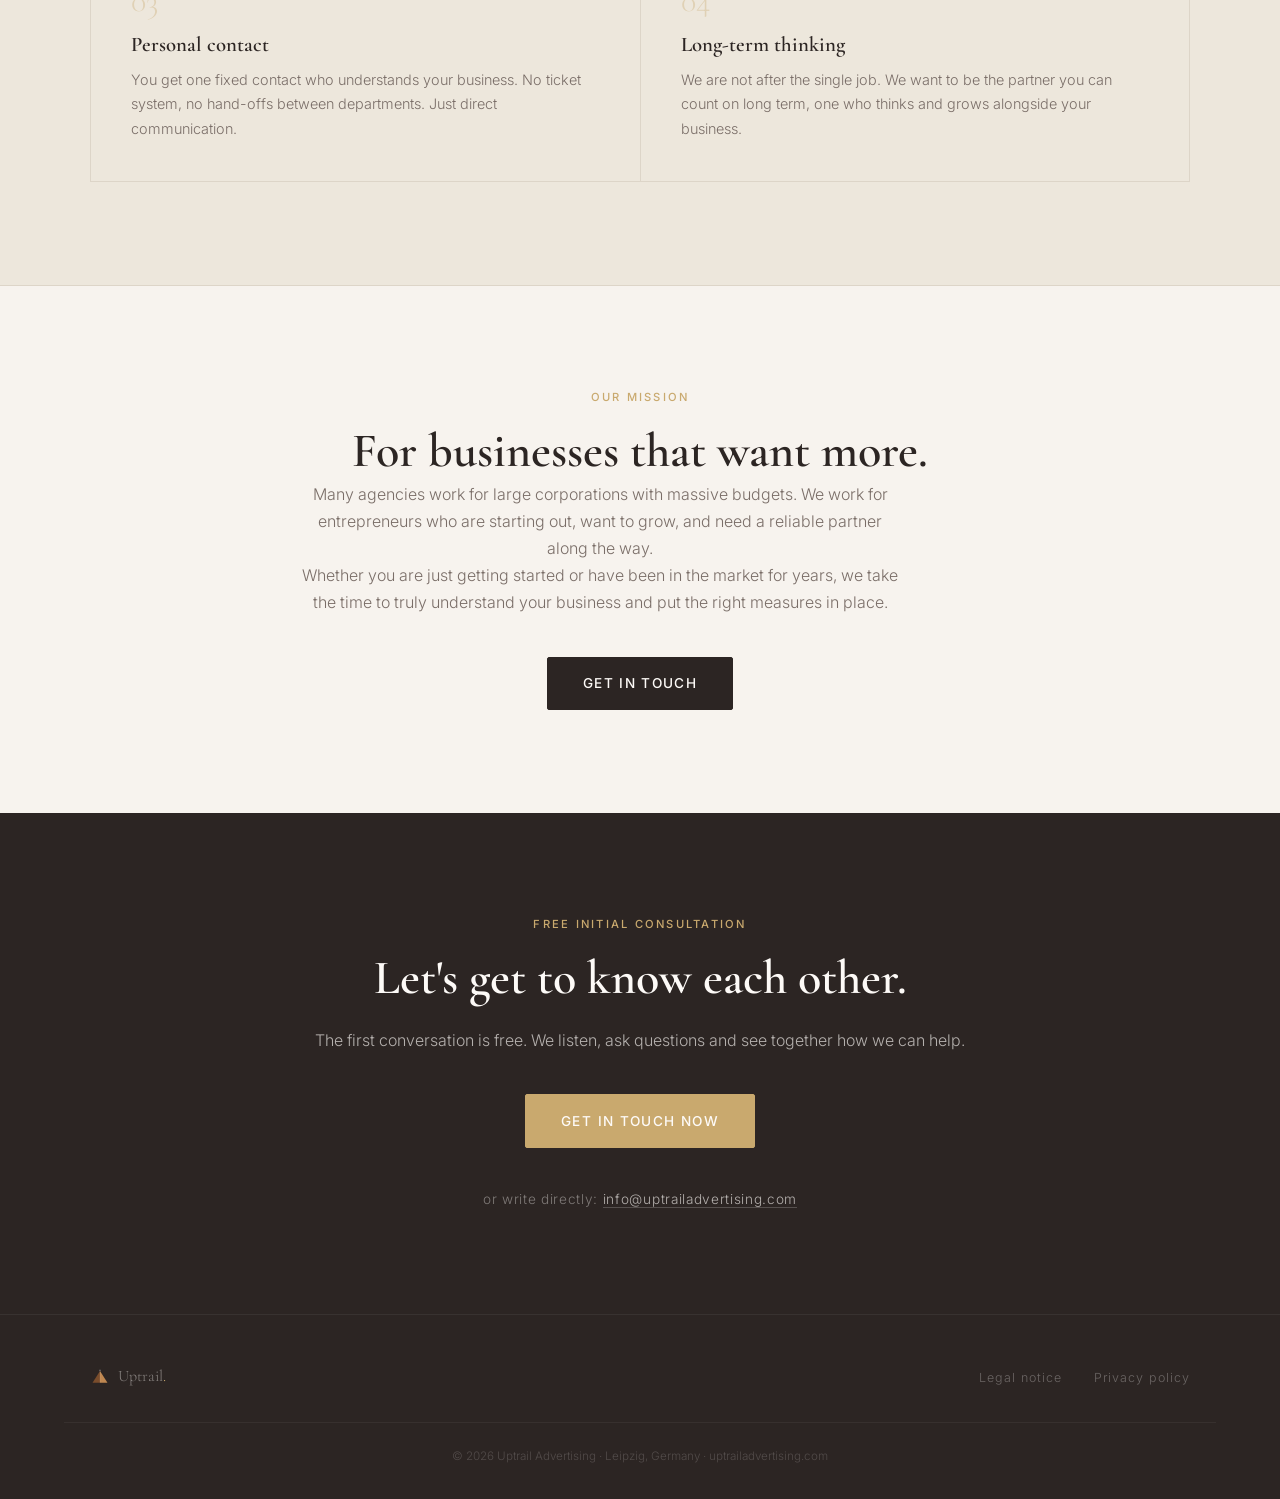
<file: en/about.html>
<!DOCTYPE html>
<html lang="en">
<head>
  <meta charset="UTF-8" />
  <meta name="viewport" content="width=device-width, initial-scale=1.0" />
  <title>About – Uptrail Advertising | Advertising Agency Leipzig</title>
  <meta name="description" content="Uptrail Advertising is a personal advertising agency from Leipzig. No corporation, no anonymity. One direct contact who knows your goals." />
  <meta name="robots" content="index, follow" />
  <meta name="keywords" content="advertising agency Leipzig, Uptrail Advertising, about us, local agency, personal consulting, agency for small businesses Leipzig" />
  <meta property="og:type" content="website" />
  <meta property="og:url" content="https://uptrailadvertising.com/en/about.html" />
  <meta property="og:site_name" content="Uptrail Advertising" />
  <meta property="og:locale" content="en_GB" />
  <meta property="og:image" content="https://uptrailadvertising.com/assets/img/og-image.png" />
  <meta property="og:image:width" content="1200" />
  <meta property="og:image:height" content="630" />
  <meta property="og:image:alt" content="Uptrail Advertising: Guiding Your Business Uptrail" />
  <meta property="og:title" content="About – Uptrail Advertising | Advertising Agency Leipzig" />
  <meta property="og:description" content="Uptrail Advertising is a personal advertising agency from Leipzig. No corporation, no anonymity. One direct contact who knows your goals." />
  <meta name="twitter:card" content="summary_large_image" />
  <meta name="twitter:image" content="https://uptrailadvertising.com/assets/img/og-image.png" />
  <meta name="twitter:title" content="About – Uptrail Advertising | Advertising Agency Leipzig" />
  <meta name="twitter:description" content="Uptrail Advertising is a personal advertising agency from Leipzig. No corporation, no anonymity. One direct contact who knows your goals." />
  <link rel="canonical" href="https://uptrailadvertising.com/en/about.html" />
  <link rel="alternate" hreflang="de" href="https://uptrailadvertising.com/de/ueber-uns.html" />
  <link rel="alternate" hreflang="en" href="https://uptrailadvertising.com/en/about.html" />
  <link rel="preconnect" href="https://fonts.googleapis.com" />
  <link rel="preconnect" href="https://fonts.gstatic.com" crossorigin />
  <link href="https://fonts.googleapis.com/css2?family=Cormorant+Garamond:ital,wght@0,400;0,600;1,400&family=Inter:wght@300;400;500&display=swap" rel="stylesheet" />
  <link rel="icon" type="image/svg+xml" href="../assets/favicon.svg" />
  <link rel="stylesheet" href="../style.css" />
</head>
<body>

  <header>
    <nav>
      <a href="./index.html" class="nav-logo">
        <svg xmlns="http://www.w3.org/2000/svg" viewBox="0 0 200 200"><g transform="translate(100,100) scale(0.85) translate(-250,-84.5)"><polygon points="250,26 162,163 250,163" fill="#7A4D2C"/><polygon points="250,26 250,163 338,163" fill="#BF8750"/><line x1="250" y1="6" x2="250" y2="163" stroke="#E8C98A" stroke-width="3"/><polygon points="250,6 241,26 259,26" fill="#E8C98A"/></g></svg>
        <span class="nav-logo-text">Uptrail<span>.</span></span>
      </a>
      <ul class="nav-center">
        <li><a href="./services.html">Services</a></li>
        <li><a href="./about.html" style="color: var(--text);">About</a></li>
        <li><a href="./contact.html" class="nav-cta">Get in touch</a></li>
      </ul>
      <div class="nav-right">
        <div class="lang-switch">
          <a href="../de/ueber-uns.html">DE</a>
          <span class="sep">/</span>
          <a href="../en/about.html" class="active">EN</a>
        </div>
      </div>
      <button class="theme-toggle" id="theme-toggle" aria-label="Toggle dark mode">
        <svg class="icon-moon" viewBox="0 0 24 24"><path d="M21 12.79A9 9 0 1 1 11.21 3 7 7 0 0 0 21 12.79z"/></svg>
        <svg class="icon-sun" viewBox="0 0 24 24"><circle cx="12" cy="12" r="5"/><line x1="12" y1="1" x2="12" y2="3"/><line x1="12" y1="21" x2="12" y2="23"/><line x1="4.22" y1="4.22" x2="5.64" y2="5.64"/><line x1="18.36" y1="18.36" x2="19.78" y2="19.78"/><line x1="1" y1="12" x2="3" y2="12"/><line x1="21" y1="12" x2="23" y2="12"/><line x1="4.22" y1="19.78" x2="5.64" y2="18.36"/><line x1="18.36" y1="5.64" x2="19.78" y2="4.22"/></svg>
      </button>
      <button class="hamburger" id="hamburger" aria-label="Open menu">
        <span></span><span></span><span></span>
      </button>
    </nav>
  </header>

  <nav class="mobile-nav" id="mobile-nav">
    <a href="./index.html">Home</a>
    <a href="./services.html">Services</a>
    <a href="./about.html">About</a>
    <a href="./contact.html">Get in touch</a>
    <div class="mobile-lang">
      <a href="../de/ueber-uns.html">DE</a>
      <a href="../en/about.html" class="active">EN</a>
    </div>
  </nav>

  <!-- PAGE HERO -->
  <div class="page-hero">
    <div class="page-hero-inner">
      <span class="label">About us</span>
      <h1>An agency that listens.</h1>
      <p>No corporation, no anonymous inbox. Uptrail Advertising is a personal partner for businesses that want to grow online.</p>
    </div>
  </div>

  <!-- STORY -->
  <section class="ueber-story">
    <div class="ueber-story-grid">
      <div class="ueber-story-text">
        <span class="label">The story</span>
        <h2>Why Uptrail?</h2>
        <p>
          The name says it all: a trail leads upward. Not straight, not always easy, but with the right path you reach the top. That is our philosophy.
        </p>
        <p>
          Uptrail Advertising was founded in Leipzig with one simple belief: small and mid-sized businesses deserve advertising that actually works for them. Not campaigns that sound good but deliver nothing.
        </p>
        <p>
          We stay close. We know the region. We work directly with you, not through three layers of middlemen. When you have a question, you speak to someone who genuinely knows your project.
        </p>
      </div>
      <div>
        <blockquote style="font-size: 1.1rem;">
          "We don't start with an offer. We start with a conversation."
          <cite>— Uptrail Advertising, Leipzig</cite>
        </blockquote>
        <div style="margin-top: 2rem; padding: 2rem; background: var(--bg-dark); border: 1px solid var(--border);">
          <div style="display: flex; flex-direction: column; gap: 1.2rem;">
            <div>
              <div class="label" style="margin-bottom: 0.3rem;">Location</div>
              <p style="font-size: 0.95rem; max-width: none; color: var(--text);">Leipzig, Germany</p>
            </div>
            <div>
              <div class="label" style="margin-bottom: 0.3rem;">Languages</div>
              <p style="font-size: 0.95rem; max-width: none; color: var(--text);">German · English</p>
            </div>
            <div>
              <div class="label" style="margin-bottom: 0.3rem;">Domains</div>
              <p style="font-size: 0.95rem; max-width: none; color: var(--text);">uptrailadvertising.com · .de · .co.uk</p>
            </div>
          </div>
        </div>
      </div>
    </div>
  </section>

  <!-- VALUES -->
  <section class="ueber-values">
    <div class="section-header">
      <span class="label">Our values</span>
      <h2>What we stand for.</h2>
    </div>
    <div class="ueber-values-grid">
      <div class="value-card">
        <div class="value-nr">01</div>
        <h3>Honesty</h3>
        <p>We tell you what works and what doesn't. Even when that's uncomfortable. A straight answer is worth more than a polished pitch that can't deliver.</p>
      </div>
      <div class="value-card">
        <div class="value-nr">02</div>
        <h3>Results</h3>
        <p>Good design is great. Design that brings customers is better. Everything we do starts from the outcome, not the process.</p>
      </div>
      <div class="value-card">
        <div class="value-nr">03</div>
        <h3>Personal contact</h3>
        <p>You get one fixed contact who understands your business. No ticket system, no hand-offs between departments. Just direct communication.</p>
      </div>
      <div class="value-card">
        <div class="value-nr">04</div>
        <h3>Long-term thinking</h3>
        <p>We are not after the single job. We want to be the partner you can count on long term, one who thinks and grows alongside your business.</p>
      </div>
    </div>
  </section>

  <!-- MISSION -->
  <section style="background: var(--bg); border-top: 1px solid var(--border); padding: clamp(4rem, 8vw, 8rem) var(--padding);">
    <div class="ueber-founding-inner">
      <span class="label">Our mission</span>
      <h2>For businesses that want more.</h2>
      <p>Many agencies work for large corporations with massive budgets. We work for entrepreneurs who are starting out, want to grow, and need a reliable partner along the way.</p>
      <p>Whether you are just getting started or have been in the market for years, we take the time to truly understand your business and put the right measures in place.</p>
      <div style="margin-top: 2.5rem;">
        <a href="./contact.html" class="btn btn-primary">Get in touch</a>
      </div>
    </div>
  </section>

  <!-- CTA -->
  <section class="cta-section">
    <div class="container">
      <span class="label">Free initial consultation</span>
      <h2>Let's get to know each other.</h2>
      <p>The first conversation is free. We listen, ask questions and see together how we can help.</p>
      <a href="./contact.html" class="btn-accent">Get in touch now</a>
      <div class="cta-direkt">
        or write directly: <a href="mailto:info@uptrailadvertising.com">info@uptrailadvertising.com</a>
      </div>
    </div>
  </section>

  <footer>
    <div class="footer-inner">
      <div class="footer-logo">
        <svg xmlns="http://www.w3.org/2000/svg" viewBox="0 0 200 200"><g transform="translate(100,100) scale(0.85) translate(-250,-84.5)"><polygon points="250,26 162,163 250,163" fill="#7A4D2C"/><polygon points="250,26 250,163 338,163" fill="#BF8750"/><line x1="250" y1="6" x2="250" y2="163" stroke="rgba(253,250,247,0.4)" stroke-width="3"/><polygon points="250,6 241,26 259,26" fill="rgba(253,250,247,0.4)"/></g></svg>
        <span class="footer-logo-text">Uptrail<span>.</span></span>
      </div>
      <ul class="footer-links">
        <li><a href="./legal-notice.html">Legal notice</a></li>
        <li><a href="./privacy-policy.html">Privacy policy</a></li>
      </ul>
    </div>
    <div class="footer-copy">
      &copy; 2026 Uptrail Advertising · Leipzig, Germany · uptrailadvertising.com
    </div>
  </footer>

  <script>
    const hamburger = document.getElementById('hamburger');
    const mobileNav = document.getElementById('mobile-nav');
    hamburger.addEventListener('click', () => {
      hamburger.classList.toggle('open');
      mobileNav.classList.toggle('open');
      document.body.style.overflow = mobileNav.classList.contains('open') ? 'hidden' : '';
    });
    document.querySelectorAll('.mobile-nav a:not(.mobile-lang a)').forEach(link => {
      link.addEventListener('click', () => {
        hamburger.classList.remove('open');
        mobileNav.classList.remove('open');
        document.body.style.overflow = '';
      });
    });
    const themeToggle = document.getElementById('theme-toggle');
    if (localStorage.getItem('theme') === 'dark') document.documentElement.setAttribute('data-theme', 'dark');
    themeToggle.addEventListener('click', () => {
      const dark = document.documentElement.getAttribute('data-theme') === 'dark';
      document.documentElement.setAttribute('data-theme', dark ? 'light' : 'dark');
      localStorage.setItem('theme', dark ? 'light' : 'dark');
    });
  </script>
  <!-- Cloudflare Web Analytics -->
  <script defer src='https://static.cloudflareinsights.com/beacon.min.js' data-cf-beacon='{"token": "5e40f4240f874532a4275efa300227dd"}'></script>
  <!-- End Cloudflare Web Analytics -->
</body>
</html>
</file>
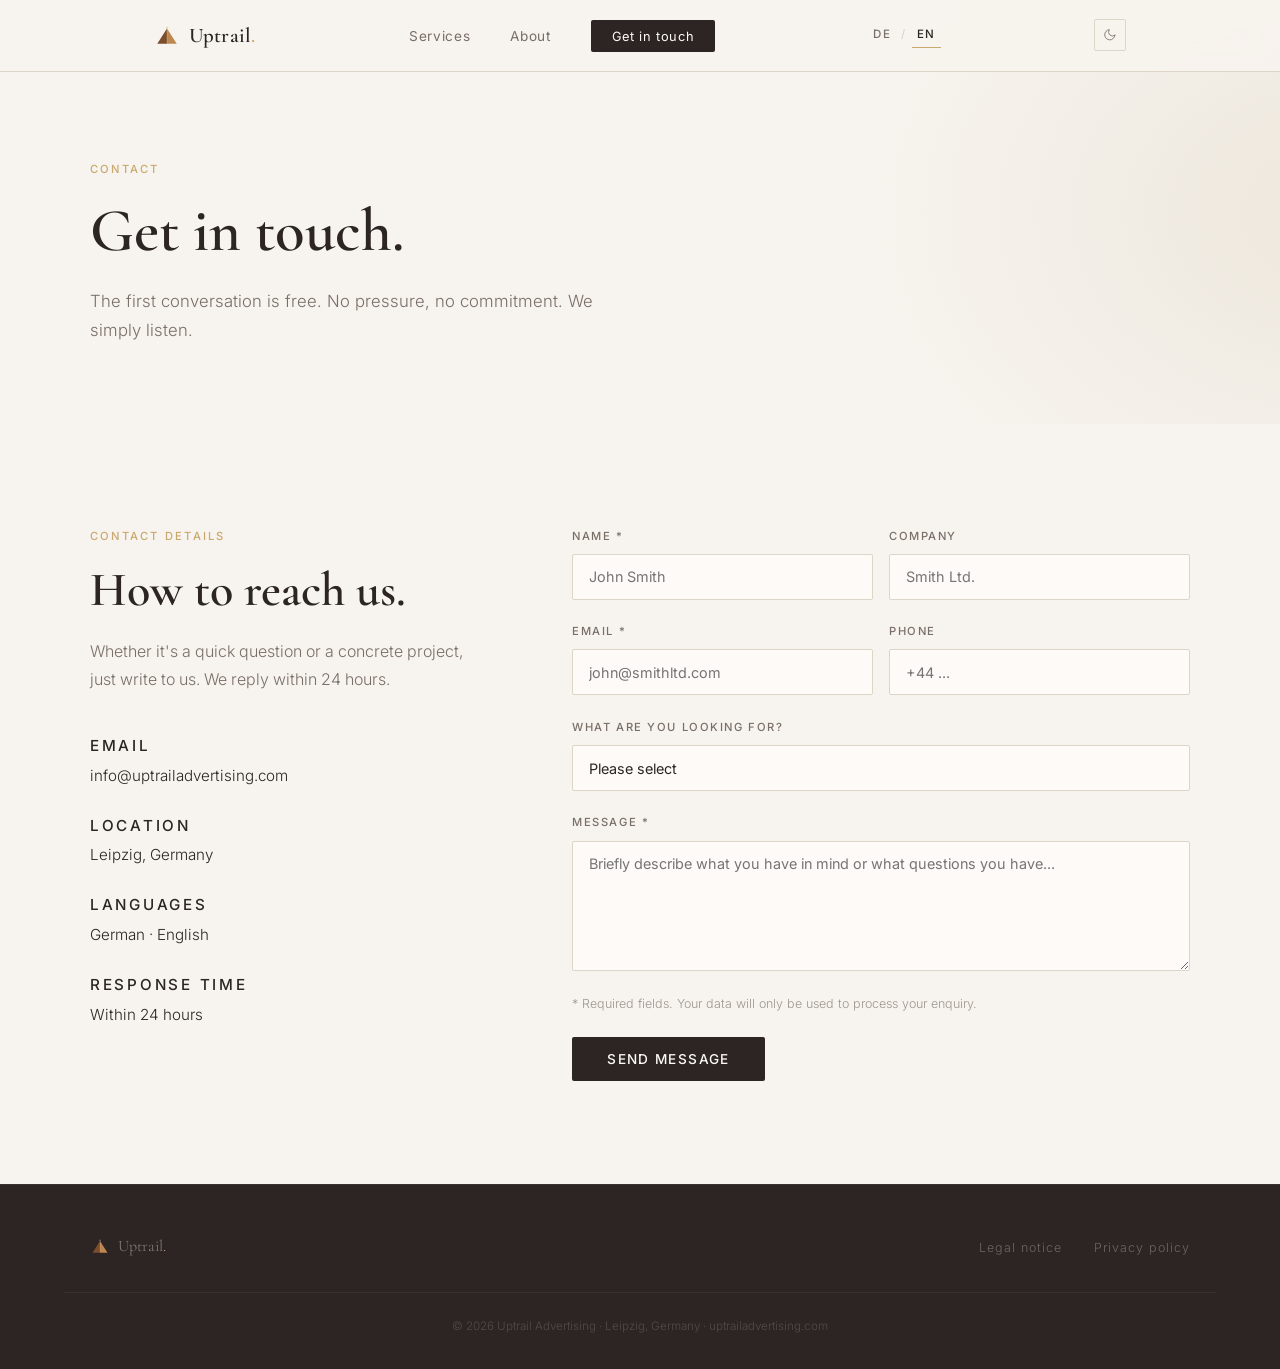
<file: en/contact.html>
<!DOCTYPE html>
<html lang="en">
<head>
  <meta charset="UTF-8" />
  <meta name="viewport" content="width=device-width, initial-scale=1.0" />
  <title>Contact – Uptrail Advertising Leipzig | Free Initial Consultation</title>
  <meta name="description" content="Get in touch. The first conversation is free. We listen and tell you honestly what we can do for you. Uptrail Advertising, Leipzig." />
  <meta name="robots" content="index, follow" />
  <meta name="keywords" content="contact advertising agency Leipzig, free consultation, get in touch Uptrail Advertising, book a call Leipzig" />
  <meta property="og:type" content="website" />
  <meta property="og:url" content="https://uptrailadvertising.com/en/contact.html" />
  <meta property="og:site_name" content="Uptrail Advertising" />
  <meta property="og:locale" content="en_GB" />
  <meta property="og:image" content="https://uptrailadvertising.com/assets/img/og-image.png" />
  <meta property="og:image:width" content="1200" />
  <meta property="og:image:height" content="630" />
  <meta property="og:image:alt" content="Uptrail Advertising: Guiding Your Business Uptrail" />
  <meta property="og:title" content="Contact – Uptrail Advertising Leipzig | Free Initial Consultation" />
  <meta property="og:description" content="Get in touch. The first conversation is free. We listen and tell you honestly what we can do for you. Uptrail Advertising, Leipzig." />
  <meta name="twitter:card" content="summary_large_image" />
  <meta name="twitter:image" content="https://uptrailadvertising.com/assets/img/og-image.png" />
  <meta name="twitter:title" content="Contact – Uptrail Advertising Leipzig | Free Initial Consultation" />
  <meta name="twitter:description" content="Get in touch. The first conversation is free. We listen and tell you honestly what we can do for you. Uptrail Advertising, Leipzig." />
  <link rel="canonical" href="https://uptrailadvertising.com/en/contact.html" />
  <link rel="alternate" hreflang="de" href="https://uptrailadvertising.com/de/kontakt.html" />
  <link rel="alternate" hreflang="en" href="https://uptrailadvertising.com/en/contact.html" />
  <link rel="preconnect" href="https://fonts.googleapis.com" />
  <link rel="preconnect" href="https://fonts.gstatic.com" crossorigin />
  <link href="https://fonts.googleapis.com/css2?family=Cormorant+Garamond:ital,wght@0,400;0,600;1,400&family=Inter:wght@300;400;500&display=swap" rel="stylesheet" />
  <link rel="icon" type="image/svg+xml" href="../assets/favicon.svg" />
  <link rel="stylesheet" href="../style.css" />
</head>
<body>

  <header>
    <nav>
      <a href="./index.html" class="nav-logo">
        <svg xmlns="http://www.w3.org/2000/svg" viewBox="0 0 200 200"><g transform="translate(100,100) scale(0.85) translate(-250,-84.5)"><polygon points="250,26 162,163 250,163" fill="#7A4D2C"/><polygon points="250,26 250,163 338,163" fill="#BF8750"/><line x1="250" y1="6" x2="250" y2="163" stroke="#E8C98A" stroke-width="3"/><polygon points="250,6 241,26 259,26" fill="#E8C98A"/></g></svg>
        <span class="nav-logo-text">Uptrail<span>.</span></span>
      </a>
      <ul class="nav-center">
        <li><a href="./services.html">Services</a></li>
        <li><a href="./about.html">About</a></li>
        <li><a href="./contact.html" class="nav-cta">Get in touch</a></li>
      </ul>
      <div class="nav-right">
        <div class="lang-switch">
          <a href="../de/kontakt.html">DE</a>
          <span class="sep">/</span>
          <a href="../en/contact.html" class="active">EN</a>
        </div>
      </div>
      <button class="theme-toggle" id="theme-toggle" aria-label="Toggle dark mode">
        <svg class="icon-moon" viewBox="0 0 24 24"><path d="M21 12.79A9 9 0 1 1 11.21 3 7 7 0 0 0 21 12.79z"/></svg>
        <svg class="icon-sun" viewBox="0 0 24 24"><circle cx="12" cy="12" r="5"/><line x1="12" y1="1" x2="12" y2="3"/><line x1="12" y1="21" x2="12" y2="23"/><line x1="4.22" y1="4.22" x2="5.64" y2="5.64"/><line x1="18.36" y1="18.36" x2="19.78" y2="19.78"/><line x1="1" y1="12" x2="3" y2="12"/><line x1="21" y1="12" x2="23" y2="12"/><line x1="4.22" y1="19.78" x2="5.64" y2="18.36"/><line x1="18.36" y1="5.64" x2="19.78" y2="4.22"/></svg>
      </button>
      <button class="hamburger" id="hamburger" aria-label="Open menu">
        <span></span><span></span><span></span>
      </button>
    </nav>
  </header>

  <nav class="mobile-nav" id="mobile-nav">
    <a href="./index.html">Home</a>
    <a href="./services.html">Services</a>
    <a href="./about.html">About</a>
    <a href="./contact.html">Get in touch</a>
    <div class="mobile-lang">
      <a href="../de/kontakt.html">DE</a>
      <a href="../en/contact.html" class="active">EN</a>
    </div>
  </nav>

  <!-- PAGE HERO -->
  <div class="page-hero">
    <div class="page-hero-inner">
      <span class="label">Contact</span>
      <h1>Get in touch.</h1>
      <p>The first conversation is free. No pressure, no commitment. We simply listen.</p>
    </div>
  </div>

  <!-- CONTACT -->
  <section class="kontakt-section">
    <div class="kontakt-grid">

      <div class="kontakt-info">
        <span class="label">Contact details</span>
        <h2>How to reach us.</h2>
        <p>Whether it's a quick question or a concrete project, just write to us. We reply within 24 hours.</p>

        <div class="kontakt-details">
          <div class="kontakt-detail-item">
            <span class="detail-label">Email</span>
            <a href="mailto:info@uptrailadvertising.com">info@uptrailadvertising.com</a>
          </div>
          <div class="kontakt-detail-item">
            <span class="detail-label">Location</span>
            <span>Leipzig, Germany</span>
          </div>
          <div class="kontakt-detail-item">
            <span class="detail-label">Languages</span>
            <span>German · English</span>
          </div>
          <div class="kontakt-detail-item">
            <span class="detail-label">Response time</span>
            <span>Within 24 hours</span>
          </div>
        </div>
      </div>

      <div>
        <div id="form-success" class="form-success">
          Thank you for your message. We will get back to you within 24 hours.
        </div>

        <form class="kontakt-form" action="https://formspree.io/f/xgaezbjz" method="POST" id="kontakt-form">
          <input type="hidden" name="_subject" value="New enquiry (EN) – Uptrail Advertising" />
          <p style="display:none;"><input type="text" name="_gotcha" tabindex="-1" autocomplete="off" /></p>

          <div class="form-row">
            <div class="form-group">
              <label for="name">Name *</label>
              <input type="text" id="name" name="name" placeholder="John Smith" required />
            </div>
            <div class="form-group">
              <label for="company">Company</label>
              <input type="text" id="company" name="company" placeholder="Smith Ltd." />
            </div>
          </div>

          <div class="form-row">
            <div class="form-group">
              <label for="email">Email *</label>
              <input type="email" id="email" name="email" placeholder="john@smithltd.com" required />
            </div>
            <div class="form-group">
              <label for="phone">Phone</label>
              <input type="tel" id="phone" name="phone" placeholder="+44 ..." />
            </div>
          </div>

          <div class="form-group">
            <label for="service">What are you looking for?</label>
            <select id="service" name="service">
              <option value="" disabled selected>Please select</option>
              <option value="webdesign">Web Design &amp; Development</option>
              <option value="social-ads">Social Media Advertising</option>
              <option value="seo">SEO</option>
              <option value="design">Design &amp; Brand identity</option>
              <option value="content">Content Marketing</option>
              <option value="analytics">Analytics &amp; Reporting</option>
              <option value="full">Full package / discuss everything</option>
              <option value="other">Other</option>
            </select>
          </div>

          <div class="form-group">
            <label for="message">Message *</label>
            <textarea id="message" name="message" placeholder="Briefly describe what you have in mind or what questions you have..." required></textarea>
          </div>

          <p class="form-note">* Required fields. Your data will only be used to process your enquiry.</p>

          <button type="submit" class="btn btn-primary" style="align-self: flex-start; border: none; cursor: pointer;">Send message</button>
        </form>
      </div>

    </div>
  </section>

  <footer>
    <div class="footer-inner">
      <div class="footer-logo">
        <svg xmlns="http://www.w3.org/2000/svg" viewBox="0 0 200 200"><g transform="translate(100,100) scale(0.85) translate(-250,-84.5)"><polygon points="250,26 162,163 250,163" fill="#7A4D2C"/><polygon points="250,26 250,163 338,163" fill="#BF8750"/><line x1="250" y1="6" x2="250" y2="163" stroke="rgba(253,250,247,0.4)" stroke-width="3"/><polygon points="250,6 241,26 259,26" fill="rgba(253,250,247,0.4)"/></g></svg>
        <span class="footer-logo-text">Uptrail<span>.</span></span>
      </div>
      <ul class="footer-links">
        <li><a href="./legal-notice.html">Legal notice</a></li>
        <li><a href="./privacy-policy.html">Privacy policy</a></li>
      </ul>
    </div>
    <div class="footer-copy">
      &copy; 2026 Uptrail Advertising · Leipzig, Germany · uptrailadvertising.com
    </div>
  </footer>

  <script>
    const hamburger = document.getElementById('hamburger');
    const mobileNav = document.getElementById('mobile-nav');
    hamburger.addEventListener('click', () => {
      hamburger.classList.toggle('open');
      mobileNav.classList.toggle('open');
      document.body.style.overflow = mobileNav.classList.contains('open') ? 'hidden' : '';
    });
    document.querySelectorAll('.mobile-nav a:not(.mobile-lang a)').forEach(link => {
      link.addEventListener('click', () => {
        hamburger.classList.remove('open');
        mobileNav.classList.remove('open');
        document.body.style.overflow = '';
      });
    });

    const themeToggle = document.getElementById('theme-toggle');
    if (localStorage.getItem('theme') === 'dark') document.documentElement.setAttribute('data-theme', 'dark');
    themeToggle.addEventListener('click', () => {
      const dark = document.documentElement.getAttribute('data-theme') === 'dark';
      document.documentElement.setAttribute('data-theme', dark ? 'light' : 'dark');
      localStorage.setItem('theme', dark ? 'light' : 'dark');
    });
    const form = document.getElementById('kontakt-form');
    const success = document.getElementById('form-success');
    const submitBtn = form.querySelector('button[type="submit"]');
    form.addEventListener('submit', async (e) => {
      e.preventDefault();
      submitBtn.disabled = true;
      submitBtn.textContent = 'Sending…';
      try {
        const data = new FormData(form);
        const res = await fetch(form.action, { method: form.method, body: data, headers: { 'Accept': 'application/json' } });
        if (res.ok) {
          form.style.display = 'none';
          success.style.display = 'block';
        } else {
          submitBtn.disabled = false;
          submitBtn.textContent = 'Send message';
          alert('Something went wrong. Please write to us directly at info@uptrailadvertising.com');
        }
      } catch {
        submitBtn.disabled = false;
        submitBtn.textContent = 'Send message';
        alert('Something went wrong. Please write to us directly at info@uptrailadvertising.com');
      }
    });
  </script>
  <!-- Cloudflare Web Analytics -->
  <script defer src='https://static.cloudflareinsights.com/beacon.min.js' data-cf-beacon='{"token": "5e40f4240f874532a4275efa300227dd"}'></script>
  <!-- End Cloudflare Web Analytics -->
</body>
</html>
</file>
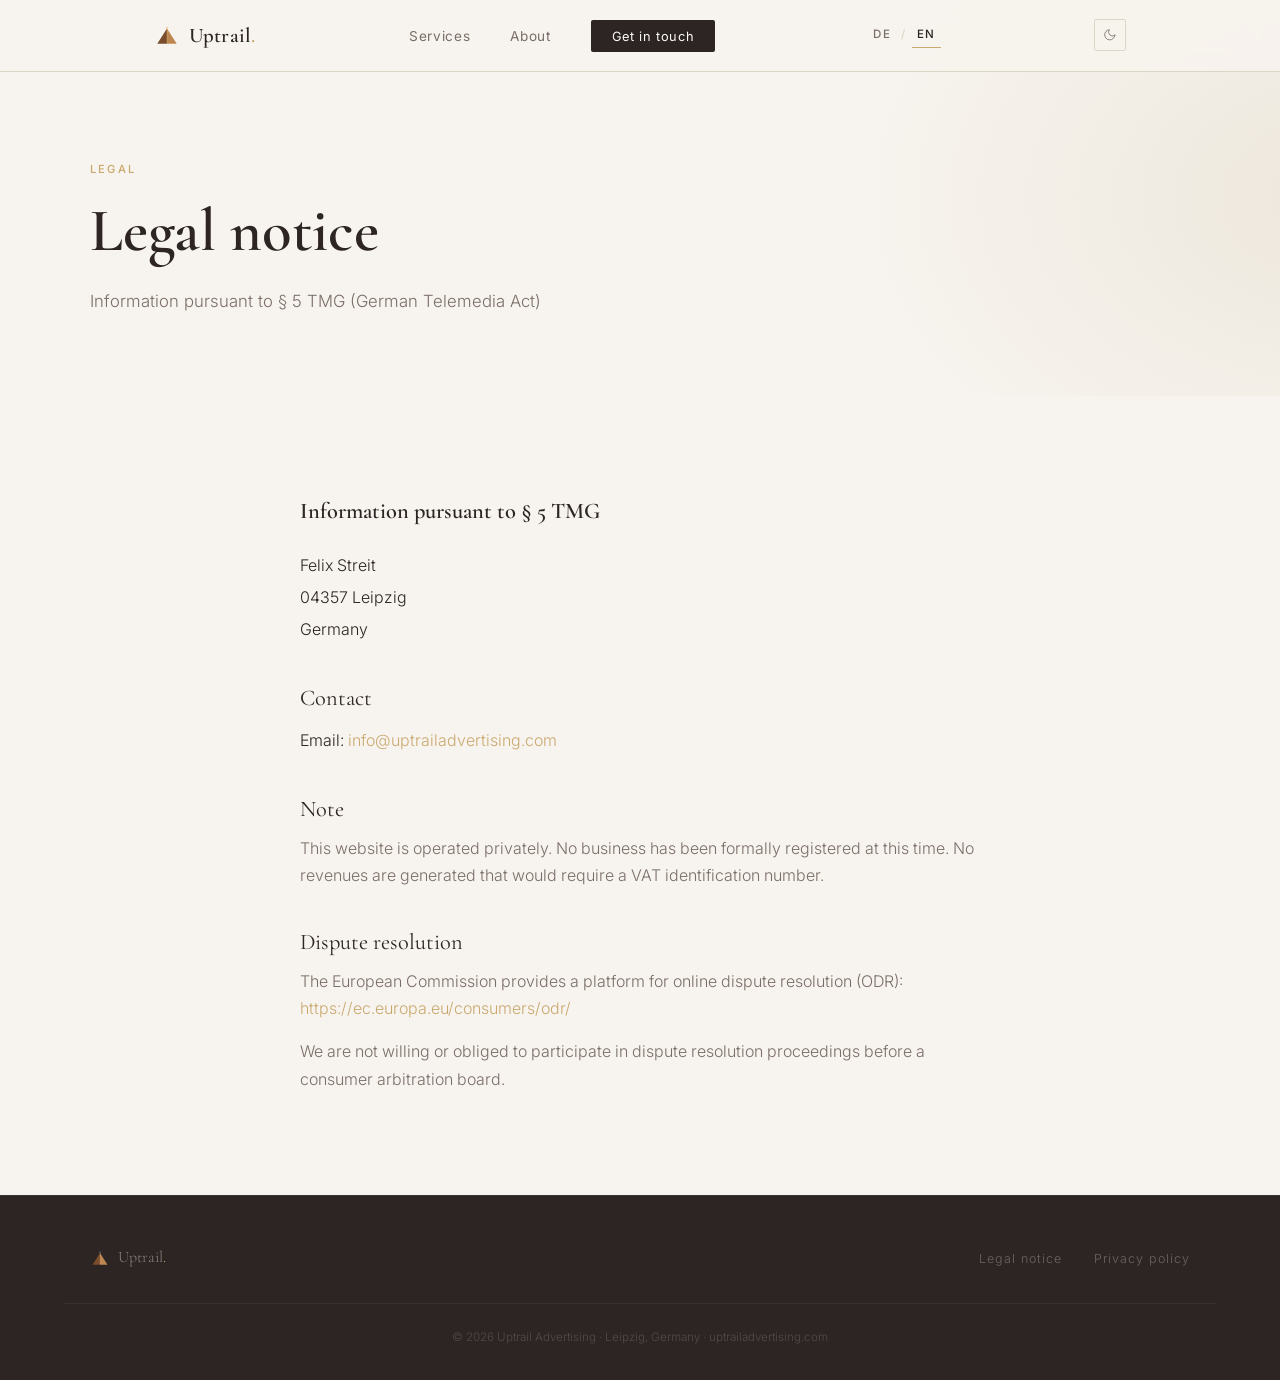
<file: en/legal-notice.html>
<!DOCTYPE html>
<html lang="en">
<head>
  <meta charset="UTF-8" />
  <meta name="viewport" content="width=device-width, initial-scale=1.0" />
  <title>Legal Notice – Uptrail Advertising</title>
  <meta name="robots" content="noindex" />
  <link rel="icon" type="image/svg+xml" href="../assets/favicon.svg" />
  <link rel="preconnect" href="https://fonts.googleapis.com" />
  <link rel="preconnect" href="https://fonts.gstatic.com" crossorigin />
  <link href="https://fonts.googleapis.com/css2?family=Cormorant+Garamond:ital,wght@0,400;0,600;1,400&family=Inter:wght@300;400;500&display=swap" rel="stylesheet" />
  <link rel="stylesheet" href="../style.css" />
</head>
<body>

  <header>
    <nav>
      <a href="./index.html" class="nav-logo">
        <svg xmlns="http://www.w3.org/2000/svg" viewBox="0 0 200 200"><g transform="translate(100,100) scale(0.85) translate(-250,-84.5)"><polygon points="250,26 162,163 250,163" fill="#7A4D2C"/><polygon points="250,26 250,163 338,163" fill="#BF8750"/><line x1="250" y1="6" x2="250" y2="163" stroke="#1C1C1C" stroke-width="3"/><polygon points="250,6 241,26 259,26" fill="#1C1C1C"/></g></svg>
        <span class="nav-logo-text">Uptrail<span>.</span></span>
      </a>
      <ul class="nav-center">
        <li><a href="./services.html">Services</a></li>
        <li><a href="./about.html">About</a></li>
        <li><a href="./contact.html" class="nav-cta">Get in touch</a></li>
      </ul>
      <div class="nav-right">
        <div class="lang-switch">
          <a href="../de/impressum.html">DE</a>
          <span class="sep">/</span>
          <a href="../en/legal-notice.html" class="active">EN</a>
        </div>
      </div>
      <button class="theme-toggle" id="theme-toggle" aria-label="Toggle dark mode">
        <svg class="icon-moon" viewBox="0 0 24 24"><path d="M21 12.79A9 9 0 1 1 11.21 3 7 7 0 0 0 21 12.79z"/></svg>
        <svg class="icon-sun" viewBox="0 0 24 24"><circle cx="12" cy="12" r="5"/><line x1="12" y1="1" x2="12" y2="3"/><line x1="12" y1="21" x2="12" y2="23"/><line x1="4.22" y1="4.22" x2="5.64" y2="5.64"/><line x1="18.36" y1="18.36" x2="19.78" y2="19.78"/><line x1="1" y1="12" x2="3" y2="12"/><line x1="21" y1="12" x2="23" y2="12"/><line x1="4.22" y1="19.78" x2="5.64" y2="18.36"/><line x1="18.36" y1="5.64" x2="19.78" y2="4.22"/></svg>
      </button>
      <button class="hamburger" id="hamburger" aria-label="Open menu">
        <span></span><span></span><span></span>
      </button>
    </nav>
  </header>

  <nav class="mobile-nav" id="mobile-nav">
    <a href="./index.html">Home</a>
    <a href="./services.html">Services</a>
    <a href="./about.html">About</a>
    <a href="./contact.html">Get in touch</a>
    <div class="mobile-lang">
      <a href="../de/impressum.html">DE</a>
      <a href="../en/legal-notice.html" class="active">EN</a>
    </div>
  </nav>

  <div class="page-hero">
    <div class="page-hero-inner">
      <span class="label">Legal</span>
      <h1>Legal notice</h1>
      <p>Information pursuant to § 5 TMG (German Telemedia Act)</p>
    </div>
  </div>

  <section style="background: var(--bg);">
    <div style="max-width: 680px; margin: 0 auto;">

      <h2 style="font-size: 1.4rem; margin-bottom: 1.5rem;">Information pursuant to § 5 TMG</h2>

      <p style="max-width: none; color: var(--text); line-height: 2; margin-bottom: 2.5rem;">
        Felix Streit<br />
        04357 Leipzig<br />
        Germany
      </p>

      <h3 style="margin-bottom: 0.75rem;">Contact</h3>
      <p style="max-width: none; color: var(--text); line-height: 2; margin-bottom: 2.5rem;">
        Email: <a href="mailto:info@uptrailadvertising.com" style="color: var(--accent);">info@uptrailadvertising.com</a>
      </p>

      <h3 style="margin-bottom: 0.75rem;">Note</h3>
      <p style="max-width: none; margin-bottom: 2.5rem;">
        This website is operated privately. No business has been formally registered at this time. No revenues are generated that would require a VAT identification number.
      </p>

      <h3 style="margin-bottom: 0.75rem;">Dispute resolution</h3>
      <p style="max-width: none; margin-bottom: 1rem;">
        The European Commission provides a platform for online dispute resolution (ODR): <a href="https://ec.europa.eu/consumers/odr/" target="_blank" rel="noopener" style="color: var(--accent);">https://ec.europa.eu/consumers/odr/</a>
      </p>
      <p style="max-width: none;">
        We are not willing or obliged to participate in dispute resolution proceedings before a consumer arbitration board.
      </p>

    </div>
  </section>

  <footer>
    <div class="footer-inner">
      <div class="footer-logo">
        <svg xmlns="http://www.w3.org/2000/svg" viewBox="0 0 200 200"><g transform="translate(100,100) scale(0.85) translate(-250,-84.5)"><polygon points="250,26 162,163 250,163" fill="#7A4D2C"/><polygon points="250,26 250,163 338,163" fill="#BF8750"/><line x1="250" y1="6" x2="250" y2="163" stroke="rgba(253,250,247,0.4)" stroke-width="3"/><polygon points="250,6 241,26 259,26" fill="rgba(253,250,247,0.4)"/></g></svg>
        <span class="footer-logo-text">Uptrail<span>.</span></span>
      </div>
      <ul class="footer-links">
        <li><a href="./legal-notice.html">Legal notice</a></li>
        <li><a href="./privacy-policy.html">Privacy policy</a></li>
      </ul>
    </div>
    <div class="footer-copy">
      &copy; 2026 Uptrail Advertising · Leipzig, Germany · uptrailadvertising.com
    </div>
  </footer>

  <script>
    const hamburger = document.getElementById('hamburger');
    const mobileNav = document.getElementById('mobile-nav');
    hamburger.addEventListener('click', () => {
      hamburger.classList.toggle('open');
      mobileNav.classList.toggle('open');
      document.body.style.overflow = mobileNav.classList.contains('open') ? 'hidden' : '';
    });
    document.querySelectorAll('.mobile-nav a:not(.mobile-lang a)').forEach(link => {
      link.addEventListener('click', () => {
        hamburger.classList.remove('open');
        mobileNav.classList.remove('open');
        document.body.style.overflow = '';
      });
    });
    const themeToggle = document.getElementById('theme-toggle');
    if (localStorage.getItem('theme') === 'dark') document.documentElement.setAttribute('data-theme', 'dark');
    themeToggle.addEventListener('click', () => {
      const dark = document.documentElement.getAttribute('data-theme') === 'dark';
      document.documentElement.setAttribute('data-theme', dark ? 'light' : 'dark');
      localStorage.setItem('theme', dark ? 'light' : 'dark');
    });
  </script>
  <!-- Cloudflare Web Analytics -->
  <script defer src='https://static.cloudflareinsights.com/beacon.min.js' data-cf-beacon='{"token": "5e40f4240f874532a4275efa300227dd"}'></script>
  <!-- End Cloudflare Web Analytics -->
</body>
</html>
</file>
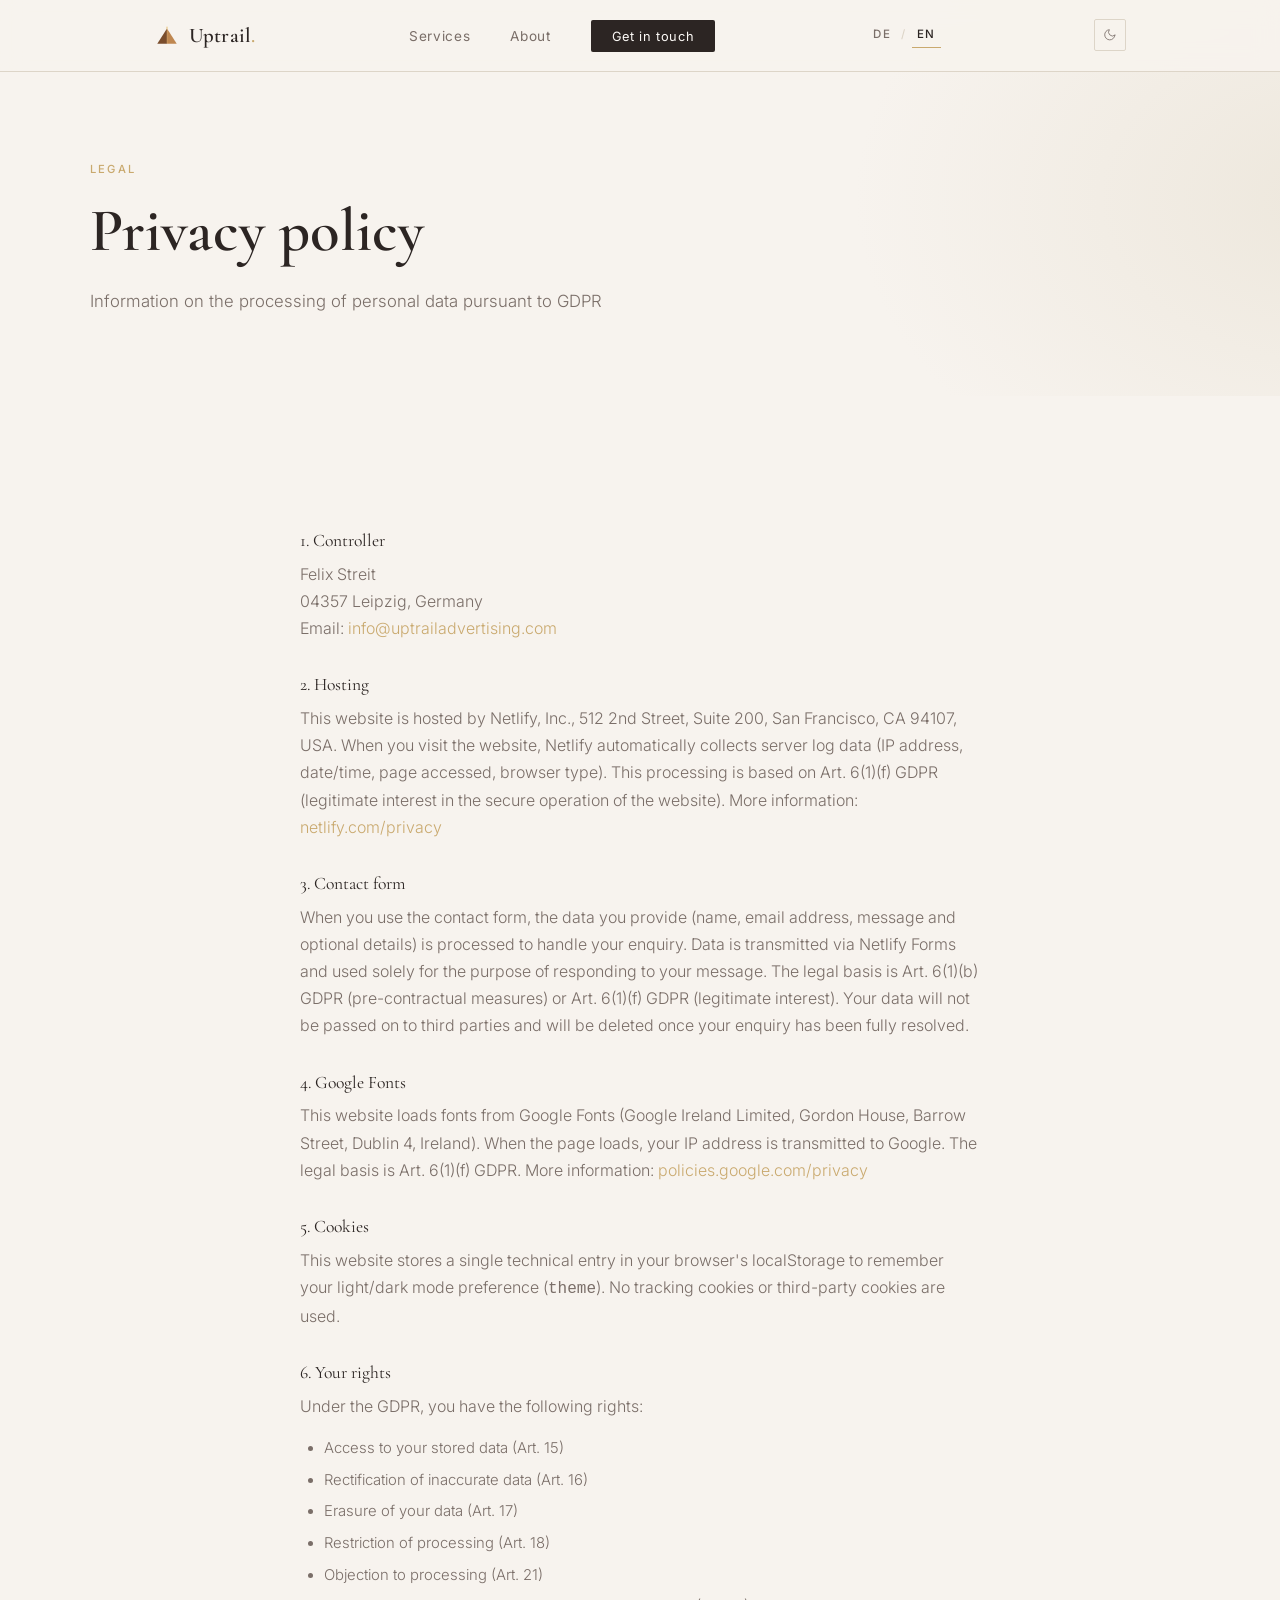
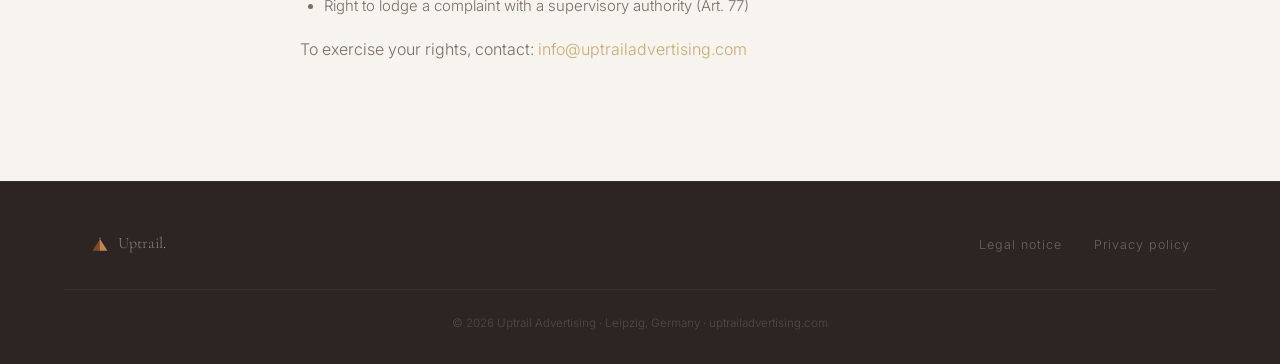
<file: en/privacy-policy.html>
<!DOCTYPE html>
<html lang="en">
<head>
  <meta charset="UTF-8" />
  <meta name="viewport" content="width=device-width, initial-scale=1.0" />
  <title>Privacy Policy – Uptrail Advertising</title>
  <meta name="robots" content="noindex" />
  <link rel="icon" type="image/svg+xml" href="../assets/favicon.svg" />
  <link rel="preconnect" href="https://fonts.googleapis.com" />
  <link rel="preconnect" href="https://fonts.gstatic.com" crossorigin />
  <link href="https://fonts.googleapis.com/css2?family=Cormorant+Garamond:ital,wght@0,400;0,600;1,400&family=Inter:wght@300;400;500&display=swap" rel="stylesheet" />
  <link rel="stylesheet" href="../style.css" />
  <style>
    .legal-section h3 { font-size: 1.1rem; margin: 2rem 0 0.6rem; color: var(--text); }
    .legal-section p { max-width: none; margin-bottom: 1rem; }
    .legal-section ul { list-style: disc; padding-left: 1.5rem; color: var(--text-light); margin-bottom: 1rem; }
    .legal-section ul li { margin-bottom: 0.4rem; font-size: 0.93rem; }
  </style>
</head>
<body>

  <header>
    <nav>
      <a href="./index.html" class="nav-logo">
        <svg xmlns="http://www.w3.org/2000/svg" viewBox="0 0 200 200"><g transform="translate(100,100) scale(0.85) translate(-250,-84.5)"><polygon points="250,26 162,163 250,163" fill="#7A4D2C"/><polygon points="250,26 250,163 338,163" fill="#BF8750"/><line x1="250" y1="6" x2="250" y2="163" stroke="#1C1C1C" stroke-width="3"/><polygon points="250,6 241,26 259,26" fill="#1C1C1C"/></g></svg>
        <span class="nav-logo-text">Uptrail<span>.</span></span>
      </a>
      <ul class="nav-center">
        <li><a href="./services.html">Services</a></li>
        <li><a href="./about.html">About</a></li>
        <li><a href="./contact.html" class="nav-cta">Get in touch</a></li>
      </ul>
      <div class="nav-right">
        <div class="lang-switch">
          <a href="../de/datenschutz.html">DE</a>
          <span class="sep">/</span>
          <a href="../en/privacy-policy.html" class="active">EN</a>
        </div>
      </div>
      <button class="theme-toggle" id="theme-toggle" aria-label="Toggle dark mode">
        <svg class="icon-moon" viewBox="0 0 24 24"><path d="M21 12.79A9 9 0 1 1 11.21 3 7 7 0 0 0 21 12.79z"/></svg>
        <svg class="icon-sun" viewBox="0 0 24 24"><circle cx="12" cy="12" r="5"/><line x1="12" y1="1" x2="12" y2="3"/><line x1="12" y1="21" x2="12" y2="23"/><line x1="4.22" y1="4.22" x2="5.64" y2="5.64"/><line x1="18.36" y1="18.36" x2="19.78" y2="19.78"/><line x1="1" y1="12" x2="3" y2="12"/><line x1="21" y1="12" x2="23" y2="12"/><line x1="4.22" y1="19.78" x2="5.64" y2="18.36"/><line x1="18.36" y1="5.64" x2="19.78" y2="4.22"/></svg>
      </button>
      <button class="hamburger" id="hamburger" aria-label="Open menu">
        <span></span><span></span><span></span>
      </button>
    </nav>
  </header>

  <nav class="mobile-nav" id="mobile-nav">
    <a href="./index.html">Home</a>
    <a href="./services.html">Services</a>
    <a href="./about.html">About</a>
    <a href="./contact.html">Get in touch</a>
    <div class="mobile-lang">
      <a href="../de/datenschutz.html">DE</a>
      <a href="../en/privacy-policy.html" class="active">EN</a>
    </div>
  </nav>

  <div class="page-hero">
    <div class="page-hero-inner">
      <span class="label">Legal</span>
      <h1>Privacy policy</h1>
      <p>Information on the processing of personal data pursuant to GDPR</p>
    </div>
  </div>

  <section style="background: var(--bg);">
    <div class="legal-section" style="max-width: 680px; margin: 0 auto;">

      <h3>1. Controller</h3>
      <p>
        Felix Streit<br />
        04357 Leipzig, Germany<br />
        Email: <a href="mailto:info@uptrailadvertising.com" style="color: var(--accent);">info@uptrailadvertising.com</a>
      </p>

      <h3>2. Hosting</h3>
      <p>
        This website is hosted by Netlify, Inc., 512 2nd Street, Suite 200, San Francisco, CA 94107, USA. When you visit the website, Netlify automatically collects server log data (IP address, date/time, page accessed, browser type). This processing is based on Art. 6(1)(f) GDPR (legitimate interest in the secure operation of the website). More information: <a href="https://www.netlify.com/privacy/" target="_blank" rel="noopener" style="color: var(--accent);">netlify.com/privacy</a>
      </p>

      <h3>3. Contact form</h3>
      <p>
        When you use the contact form, the data you provide (name, email address, message and optional details) is processed to handle your enquiry. Data is transmitted via Netlify Forms and used solely for the purpose of responding to your message. The legal basis is Art. 6(1)(b) GDPR (pre-contractual measures) or Art. 6(1)(f) GDPR (legitimate interest). Your data will not be passed on to third parties and will be deleted once your enquiry has been fully resolved.
      </p>

      <h3>4. Google Fonts</h3>
      <p>
        This website loads fonts from Google Fonts (Google Ireland Limited, Gordon House, Barrow Street, Dublin 4, Ireland). When the page loads, your IP address is transmitted to Google. The legal basis is Art. 6(1)(f) GDPR. More information: <a href="https://policies.google.com/privacy" target="_blank" rel="noopener" style="color: var(--accent);">policies.google.com/privacy</a>
      </p>

      <h3>5. Cookies</h3>
      <p>
        This website stores a single technical entry in your browser's localStorage to remember your light/dark mode preference (<code>theme</code>). No tracking cookies or third-party cookies are used.
      </p>

      <h3>6. Your rights</h3>
      <p>Under the GDPR, you have the following rights:</p>
      <ul>
        <li>Access to your stored data (Art. 15)</li>
        <li>Rectification of inaccurate data (Art. 16)</li>
        <li>Erasure of your data (Art. 17)</li>
        <li>Restriction of processing (Art. 18)</li>
        <li>Objection to processing (Art. 21)</li>
        <li>Right to lodge a complaint with a supervisory authority (Art. 77)</li>
      </ul>
      <p>
        To exercise your rights, contact: <a href="mailto:info@uptrailadvertising.com" style="color: var(--accent);">info@uptrailadvertising.com</a>
      </p>

    </div>
  </section>

  <footer>
    <div class="footer-inner">
      <div class="footer-logo">
        <svg xmlns="http://www.w3.org/2000/svg" viewBox="0 0 200 200"><g transform="translate(100,100) scale(0.85) translate(-250,-84.5)"><polygon points="250,26 162,163 250,163" fill="#7A4D2C"/><polygon points="250,26 250,163 338,163" fill="#BF8750"/><line x1="250" y1="6" x2="250" y2="163" stroke="rgba(253,250,247,0.4)" stroke-width="3"/><polygon points="250,6 241,26 259,26" fill="rgba(253,250,247,0.4)"/></g></svg>
        <span class="footer-logo-text">Uptrail<span>.</span></span>
      </div>
      <ul class="footer-links">
        <li><a href="./legal-notice.html">Legal notice</a></li>
        <li><a href="./privacy-policy.html">Privacy policy</a></li>
      </ul>
    </div>
    <div class="footer-copy">
      &copy; 2026 Uptrail Advertising · Leipzig, Germany · uptrailadvertising.com
    </div>
  </footer>

  <script>
    const hamburger = document.getElementById('hamburger');
    const mobileNav = document.getElementById('mobile-nav');
    hamburger.addEventListener('click', () => {
      hamburger.classList.toggle('open');
      mobileNav.classList.toggle('open');
      document.body.style.overflow = mobileNav.classList.contains('open') ? 'hidden' : '';
    });
    document.querySelectorAll('.mobile-nav a:not(.mobile-lang a)').forEach(link => {
      link.addEventListener('click', () => {
        hamburger.classList.remove('open');
        mobileNav.classList.remove('open');
        document.body.style.overflow = '';
      });
    });
    const themeToggle = document.getElementById('theme-toggle');
    if (localStorage.getItem('theme') === 'dark') document.documentElement.setAttribute('data-theme', 'dark');
    themeToggle.addEventListener('click', () => {
      const dark = document.documentElement.getAttribute('data-theme') === 'dark';
      document.documentElement.setAttribute('data-theme', dark ? 'light' : 'dark');
      localStorage.setItem('theme', dark ? 'light' : 'dark');
    });
  </script>
  <!-- Cloudflare Web Analytics -->
  <script defer src='https://static.cloudflareinsights.com/beacon.min.js' data-cf-beacon='{"token": "5e40f4240f874532a4275efa300227dd"}'></script>
  <!-- End Cloudflare Web Analytics -->
</body>
</html>
</file>
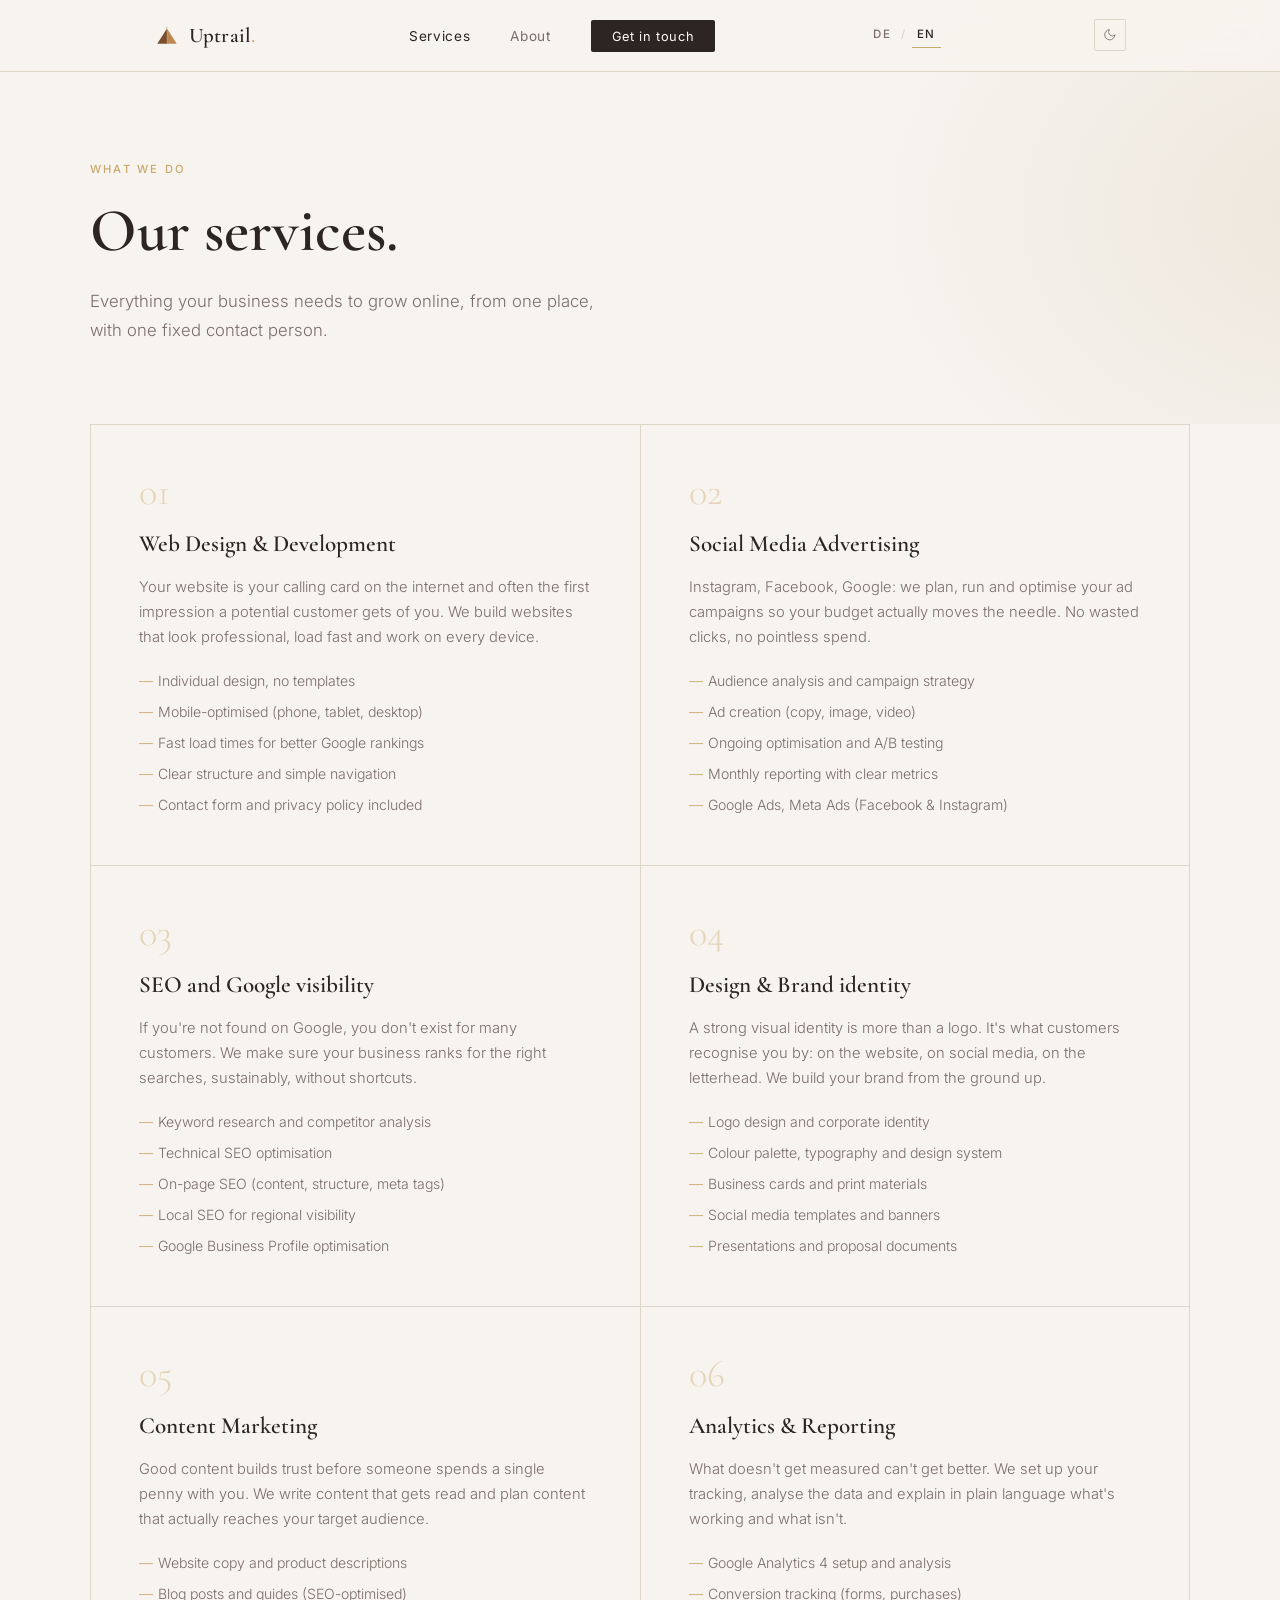
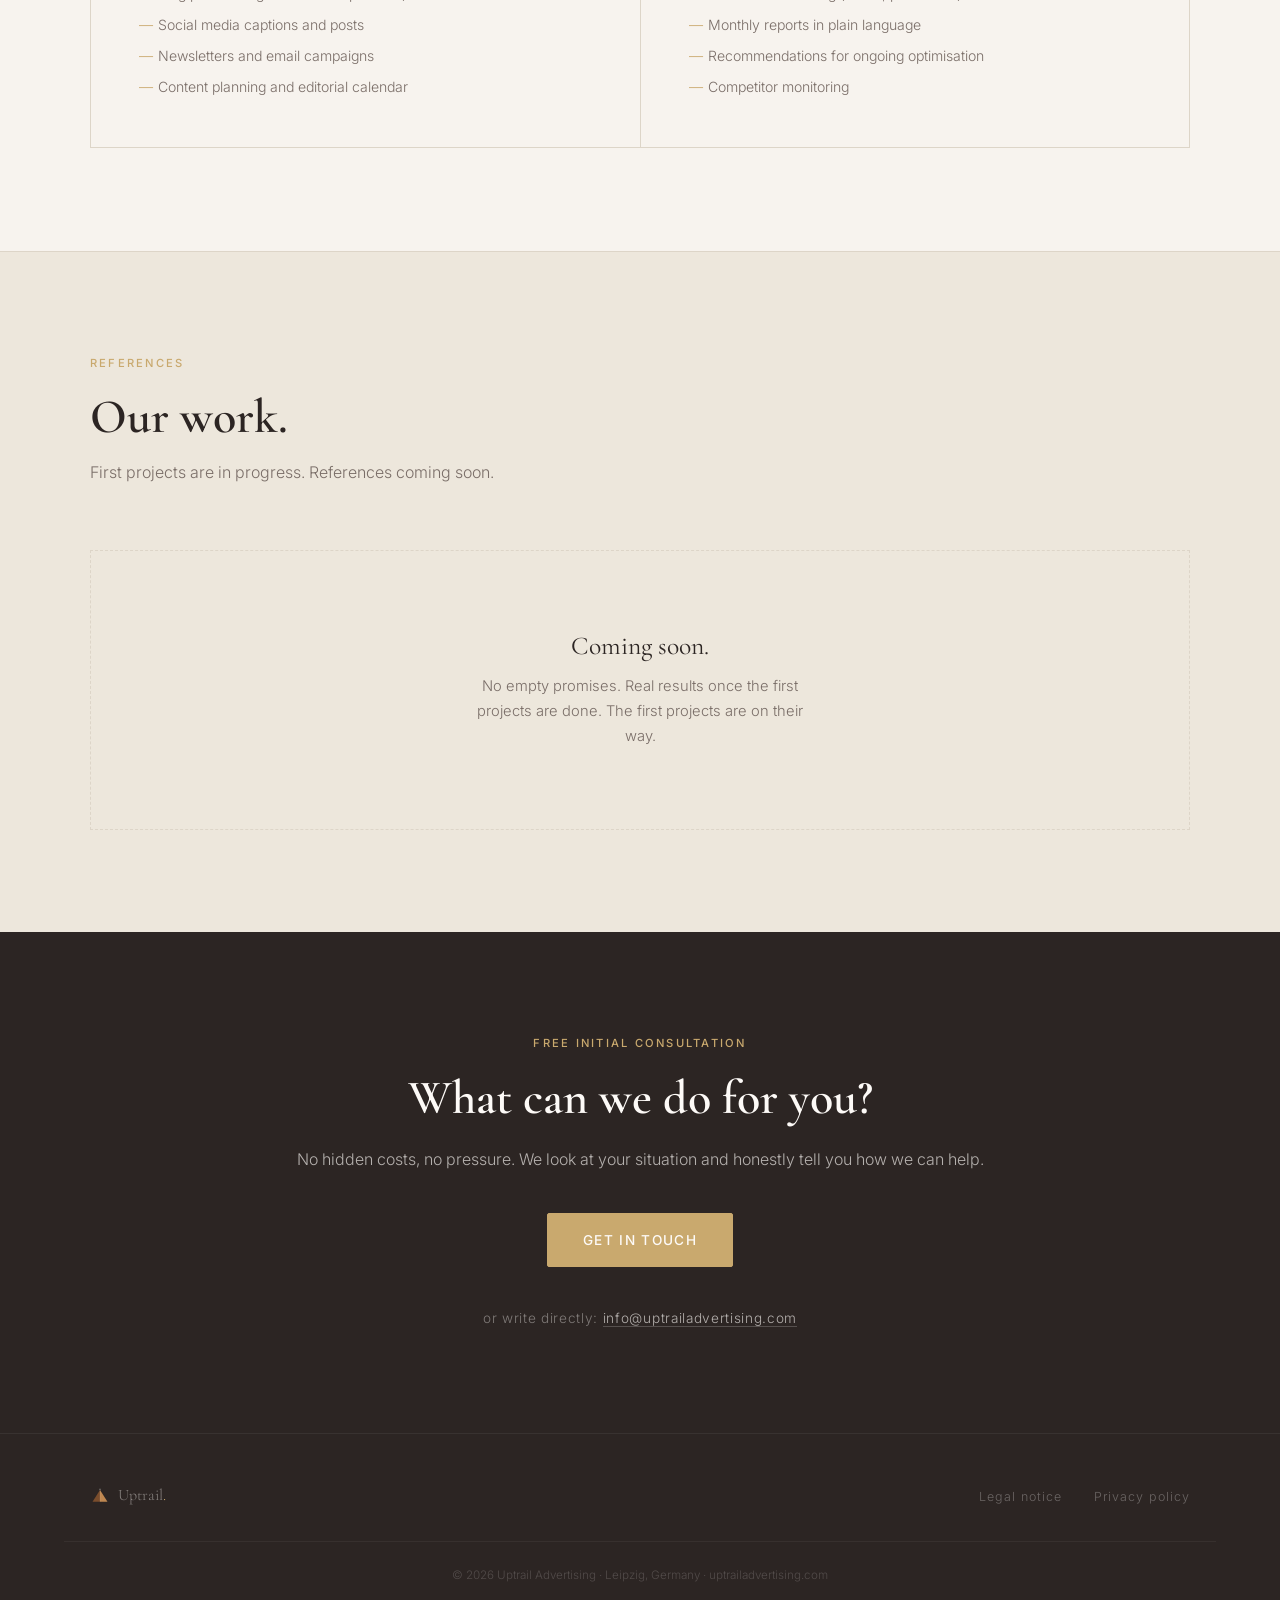
<file: en/services.html>
<!DOCTYPE html>
<html lang="en">
<head>
  <meta charset="UTF-8" />
  <meta name="viewport" content="width=device-width, initial-scale=1.0" />
  <title>Services – Uptrail Advertising Leipzig | Web Design, SEO, Social Ads</title>
  <meta name="description" content="Web design, SEO, social media advertising, content marketing and analytics: all services from Uptrail Advertising Leipzig at a glance." />
  <meta name="robots" content="index, follow" />
  <meta name="keywords" content="web design Leipzig, SEO Leipzig, social media advertising Leipzig, content marketing, analytics, online marketing services, advertising agency Leipzig" />
  <meta property="og:type" content="website" />
  <meta property="og:url" content="https://uptrailadvertising.com/en/services.html" />
  <meta property="og:site_name" content="Uptrail Advertising" />
  <meta property="og:locale" content="en_GB" />
  <meta property="og:image" content="https://uptrailadvertising.com/assets/img/og-image.png" />
  <meta property="og:image:width" content="1200" />
  <meta property="og:image:height" content="630" />
  <meta property="og:image:alt" content="Uptrail Advertising: Guiding Your Business Uptrail" />
  <meta property="og:title" content="Services – Uptrail Advertising Leipzig | Web Design, SEO, Social Ads" />
  <meta property="og:description" content="Web design, SEO, social media advertising, content marketing and analytics: all services from Uptrail Advertising Leipzig at a glance." />
  <meta name="twitter:card" content="summary_large_image" />
  <meta name="twitter:image" content="https://uptrailadvertising.com/assets/img/og-image.png" />
  <meta name="twitter:title" content="Services – Uptrail Advertising Leipzig | Web Design, SEO, Social Ads" />
  <meta name="twitter:description" content="Web design, SEO, social media advertising, content marketing and analytics: all services from Uptrail Advertising Leipzig at a glance." />
  <link rel="canonical" href="https://uptrailadvertising.com/en/services.html" />
  <link rel="alternate" hreflang="de" href="https://uptrailadvertising.com/de/leistungen.html" />
  <link rel="alternate" hreflang="en" href="https://uptrailadvertising.com/en/services.html" />
  <link rel="preconnect" href="https://fonts.googleapis.com" />
  <link rel="preconnect" href="https://fonts.gstatic.com" crossorigin />
  <link href="https://fonts.googleapis.com/css2?family=Cormorant+Garamond:ital,wght@0,400;0,600;1,400&family=Inter:wght@300;400;500&display=swap" rel="stylesheet" />
  <link rel="icon" type="image/svg+xml" href="../assets/favicon.svg" />
  <link rel="stylesheet" href="../style.css" />
</head>
<body>

  <header>
    <nav>
      <a href="./index.html" class="nav-logo">
        <svg xmlns="http://www.w3.org/2000/svg" viewBox="0 0 200 200"><g transform="translate(100,100) scale(0.85) translate(-250,-84.5)"><polygon points="250,26 162,163 250,163" fill="#7A4D2C"/><polygon points="250,26 250,163 338,163" fill="#BF8750"/><line x1="250" y1="6" x2="250" y2="163" stroke="#E8C98A" stroke-width="3"/><polygon points="250,6 241,26 259,26" fill="#E8C98A"/></g></svg>
        <span class="nav-logo-text">Uptrail<span>.</span></span>
      </a>
      <ul class="nav-center">
        <li><a href="./services.html" style="color: var(--text);">Services</a></li>
        <li><a href="./about.html">About</a></li>
        <li><a href="./contact.html" class="nav-cta">Get in touch</a></li>
      </ul>
      <div class="nav-right">
        <div class="lang-switch">
          <a href="../de/leistungen.html">DE</a>
          <span class="sep">/</span>
          <a href="../en/services.html" class="active">EN</a>
        </div>
      </div>
      <button class="theme-toggle" id="theme-toggle" aria-label="Toggle dark mode">
        <svg class="icon-moon" viewBox="0 0 24 24"><path d="M21 12.79A9 9 0 1 1 11.21 3 7 7 0 0 0 21 12.79z"/></svg>
        <svg class="icon-sun" viewBox="0 0 24 24"><circle cx="12" cy="12" r="5"/><line x1="12" y1="1" x2="12" y2="3"/><line x1="12" y1="21" x2="12" y2="23"/><line x1="4.22" y1="4.22" x2="5.64" y2="5.64"/><line x1="18.36" y1="18.36" x2="19.78" y2="19.78"/><line x1="1" y1="12" x2="3" y2="12"/><line x1="21" y1="12" x2="23" y2="12"/><line x1="4.22" y1="19.78" x2="5.64" y2="18.36"/><line x1="18.36" y1="5.64" x2="19.78" y2="4.22"/></svg>
      </button>
      <button class="hamburger" id="hamburger" aria-label="Open menu">
        <span></span><span></span><span></span>
      </button>
    </nav>
  </header>

  <nav class="mobile-nav" id="mobile-nav">
    <a href="./index.html">Home</a>
    <a href="./services.html">Services</a>
    <a href="./about.html">About</a>
    <a href="./contact.html">Get in touch</a>
    <div class="mobile-lang">
      <a href="../de/leistungen.html">DE</a>
      <a href="../en/services.html" class="active">EN</a>
    </div>
  </nav>

  <!-- PAGE HERO -->
  <div class="page-hero">
    <div class="page-hero-inner">
      <span class="label">What we do</span>
      <h1>Our services.</h1>
      <p>Everything your business needs to grow online, from one place, with one fixed contact person.</p>
    </div>
  </div>

  <!-- SERVICES DETAIL -->
  <section style="background: var(--bg); padding-top: 0;">
    <div class="leistung-detail-grid">

      <div class="leistung-detail-card">
        <div class="leistung-detail-icon"><svg viewBox="0 0 24 24"><rect x="2" y="3" width="20" height="14" rx="2"/><line x1="8" y1="21" x2="16" y2="21"/><line x1="12" y1="17" x2="12" y2="21"/></svg></div>
        <div class="leistung-nr">01</div>
        <h3>Web Design &amp; Development</h3>
        <p>Your website is your calling card on the internet and often the first impression a potential customer gets of you. We build websites that look professional, load fast and work on every device.</p>
        <ul>
          <li>Individual design, no templates</li>
          <li>Mobile-optimised (phone, tablet, desktop)</li>
          <li>Fast load times for better Google rankings</li>
          <li>Clear structure and simple navigation</li>
          <li>Contact form and privacy policy included</li>
        </ul>
      </div>

      <div class="leistung-detail-card">
        <div class="leistung-detail-icon"><svg viewBox="0 0 24 24"><polygon points="11 5 6 9 2 9 2 15 6 15 11 19 11 5"/><path d="M19.07 4.93a10 10 0 0 1 0 14.14M15.54 8.46a5 5 0 0 1 0 7.07"/></svg></div>
        <div class="leistung-nr">02</div>
        <h3>Social Media Advertising</h3>
        <p>Instagram, Facebook, Google: we plan, run and optimise your ad campaigns so your budget actually moves the needle. No wasted clicks, no pointless spend.</p>
        <ul>
          <li>Audience analysis and campaign strategy</li>
          <li>Ad creation (copy, image, video)</li>
          <li>Ongoing optimisation and A/B testing</li>
          <li>Monthly reporting with clear metrics</li>
          <li>Google Ads, Meta Ads (Facebook &amp; Instagram)</li>
        </ul>
      </div>

      <div class="leistung-detail-card">
        <div class="leistung-detail-icon"><svg viewBox="0 0 24 24"><circle cx="11" cy="11" r="8"/><line x1="21" y1="21" x2="16.65" y2="16.65"/></svg></div>
        <div class="leistung-nr">03</div>
        <h3>SEO and Google visibility</h3>
        <p>If you're not found on Google, you don't exist for many customers. We make sure your business ranks for the right searches, sustainably, without shortcuts.</p>
        <ul>
          <li>Keyword research and competitor analysis</li>
          <li>Technical SEO optimisation</li>
          <li>On-page SEO (content, structure, meta tags)</li>
          <li>Local SEO for regional visibility</li>
          <li>Google Business Profile optimisation</li>
        </ul>
      </div>

      <div class="leistung-detail-card">
        <div class="leistung-detail-icon"><svg viewBox="0 0 24 24"><path d="M12 20h9"/><path d="M16.5 3.5a2.121 2.121 0 0 1 3 3L7 19l-4 1 1-4L16.5 3.5z"/></svg></div>
        <div class="leistung-nr">04</div>
        <h3>Design &amp; Brand identity</h3>
        <p>A strong visual identity is more than a logo. It's what customers recognise you by: on the website, on social media, on the letterhead. We build your brand from the ground up.</p>
        <ul>
          <li>Logo design and corporate identity</li>
          <li>Colour palette, typography and design system</li>
          <li>Business cards and print materials</li>
          <li>Social media templates and banners</li>
          <li>Presentations and proposal documents</li>
        </ul>
      </div>

      <div class="leistung-detail-card">
        <div class="leistung-detail-icon"><svg viewBox="0 0 24 24"><path d="M14 2H6a2 2 0 0 0-2 2v16a2 2 0 0 0 2 2h12a2 2 0 0 0 2-2V8z"/><polyline points="14 2 14 8 20 8"/><line x1="16" y1="13" x2="8" y2="13"/><line x1="16" y1="17" x2="8" y2="17"/></svg></div>
        <div class="leistung-nr">05</div>
        <h3>Content Marketing</h3>
        <p>Good content builds trust before someone spends a single penny with you. We write content that gets read and plan content that actually reaches your target audience.</p>
        <ul>
          <li>Website copy and product descriptions</li>
          <li>Blog posts and guides (SEO-optimised)</li>
          <li>Social media captions and posts</li>
          <li>Newsletters and email campaigns</li>
          <li>Content planning and editorial calendar</li>
        </ul>
      </div>

      <div class="leistung-detail-card">
        <div class="leistung-detail-icon"><svg viewBox="0 0 24 24"><line x1="18" y1="20" x2="18" y2="10"/><line x1="12" y1="20" x2="12" y2="4"/><line x1="6" y1="20" x2="6" y2="14"/></svg></div>
        <div class="leistung-nr">06</div>
        <h3>Analytics &amp; Reporting</h3>
        <p>What doesn't get measured can't get better. We set up your tracking, analyse the data and explain in plain language what's working and what isn't.</p>
        <ul>
          <li>Google Analytics 4 setup and analysis</li>
          <li>Conversion tracking (forms, purchases)</li>
          <li>Monthly reports in plain language</li>
          <li>Recommendations for ongoing optimisation</li>
          <li>Competitor monitoring</li>
        </ul>
      </div>

    </div>
  </section>

  <!-- REFERENCES -->
  <section style="background: var(--bg-dark); border-top: 1px solid var(--border);">
    <div class="section-header">
      <span class="label">References</span>
      <h2>Our work.</h2>
      <p>First projects are in progress. References coming soon.</p>
    </div>
    <div class="referenzen-coming">
      <h3>Coming soon.</h3>
      <p>No empty promises. Real results once the first projects are done. The first projects are on their way.</p>
    </div>
  </section>

  <!-- CTA -->
  <section class="cta-section">
    <div class="container">
      <span class="label">Free initial consultation</span>
      <h2>What can we do for you?</h2>
      <p>No hidden costs, no pressure. We look at your situation and honestly tell you how we can help.</p>
      <a href="./contact.html" class="btn-accent">Get in touch</a>
      <div class="cta-direkt">
        or write directly: <a href="mailto:info@uptrailadvertising.com">info@uptrailadvertising.com</a>
      </div>
    </div>
  </section>

  <footer>
    <div class="footer-inner">
      <div class="footer-logo">
        <svg xmlns="http://www.w3.org/2000/svg" viewBox="0 0 200 200"><g transform="translate(100,100) scale(0.85) translate(-250,-84.5)"><polygon points="250,26 162,163 250,163" fill="#7A4D2C"/><polygon points="250,26 250,163 338,163" fill="#BF8750"/><line x1="250" y1="6" x2="250" y2="163" stroke="rgba(253,250,247,0.4)" stroke-width="3"/><polygon points="250,6 241,26 259,26" fill="rgba(253,250,247,0.4)"/></g></svg>
        <span class="footer-logo-text">Uptrail<span>.</span></span>
      </div>
      <ul class="footer-links">
        <li><a href="./legal-notice.html">Legal notice</a></li>
        <li><a href="./privacy-policy.html">Privacy policy</a></li>
      </ul>
    </div>
    <div class="footer-copy">
      &copy; 2026 Uptrail Advertising · Leipzig, Germany · uptrailadvertising.com
    </div>
  </footer>

  <script>
    const hamburger = document.getElementById('hamburger');
    const mobileNav = document.getElementById('mobile-nav');
    hamburger.addEventListener('click', () => {
      hamburger.classList.toggle('open');
      mobileNav.classList.toggle('open');
      document.body.style.overflow = mobileNav.classList.contains('open') ? 'hidden' : '';
    });
    document.querySelectorAll('.mobile-nav a:not(.mobile-lang a)').forEach(link => {
      link.addEventListener('click', () => {
        hamburger.classList.remove('open');
        mobileNav.classList.remove('open');
        document.body.style.overflow = '';
      });
    });
    const themeToggle = document.getElementById('theme-toggle');
    if (localStorage.getItem('theme') === 'dark') document.documentElement.setAttribute('data-theme', 'dark');
    themeToggle.addEventListener('click', () => {
      const dark = document.documentElement.getAttribute('data-theme') === 'dark';
      document.documentElement.setAttribute('data-theme', dark ? 'light' : 'dark');
      localStorage.setItem('theme', dark ? 'light' : 'dark');
    });
  </script>
  <!-- Cloudflare Web Analytics -->
  <script defer src='https://static.cloudflareinsights.com/beacon.min.js' data-cf-beacon='{"token": "5e40f4240f874532a4275efa300227dd"}'></script>
  <!-- End Cloudflare Web Analytics -->
</body>
</html>
</file>
<file: style.css>
/* =============================================
   DARK MODE
============================================= */
[data-theme="dark"] header {
  background: rgba(28, 25, 23, 0.96);
}

[data-theme="dark"] .mobile-nav {
  background: var(--bg);
}

[data-theme="dark"] .form-group input,
[data-theme="dark"] .form-group select,
[data-theme="dark"] .form-group textarea {
  background: #231F1C;
  color: var(--text);
}

[data-theme="dark"] .cta-section {
  background: #0E0C0A;
}

[data-theme="dark"] .cta-section h2 {
  color: #F3EDE5;
}

[data-theme="dark"] .cta-section p {
  color: rgba(243, 237, 229, 0.65);
}

[data-theme="dark"] .cta-direkt {
  color: rgba(243, 237, 229, 0.4);
}

[data-theme="dark"] .cta-direkt a {
  color: rgba(243, 237, 229, 0.65);
}

[data-theme="dark"] footer {
  background: #0E0C0A;
}

.hero-mark-line { stroke: #E8C98A !important; }
.hero-mark-arrow { fill: #E8C98A !important; }
.nav-logo svg g > line { stroke: #E8C98A !important; }
.nav-logo svg g > polygon:last-child { fill: #E8C98A !important; }

/* Theme toggle button */
.theme-toggle {
  background: none;
  border: 1px solid var(--border);
  border-radius: 2px;
  width: 2rem;
  height: 2rem;
  display: flex;
  align-items: center;
  justify-content: center;
  cursor: pointer;
  flex-shrink: 0;
  transition: border-color 0.2s;
  padding: 0;
}

.theme-toggle:hover { border-color: var(--accent); }

.theme-toggle svg {
  width: 0.85rem;
  height: 0.85rem;
  stroke: var(--text-light);
  fill: none;
  stroke-width: 1.5;
  stroke-linecap: round;
  stroke-linejoin: round;
  transition: stroke 0.2s;
}

.theme-toggle:hover svg { stroke: var(--accent); }

.icon-sun { display: none; }
.icon-moon { display: block; }
[data-theme="dark"] .icon-sun { display: block; }
[data-theme="dark"] .icon-moon { display: none; }

/* Hero decorative background element */
.hero-deco {
  position: absolute;
  right: 3%;
  top: 50%;
  transform: translateY(-50%);
  opacity: 0.055;
  pointer-events: none;
  user-select: none;
}

[data-theme="dark"] .hero-deco { opacity: 0.07; }

@media (max-width: 900px) {
  .hero-deco { opacity: 0.04; right: -5%; }
}

/* =============================================
   RESET & BASE
============================================= */
*, *::before, *::after {
  box-sizing: border-box;
  margin: 0;
  padding: 0;
}

:root {
  --bg:          #F7F3EE;
  --bg-dark:     #EDE7DC;
  --accent:      #C9A96E;
  --accent-dark: #A07840;
  --text:        #2C2523;
  --text-light:  #7A6E68;
  --white:       #FDFAF7;
  --border:      #DDD5C8;

  --font-serif: 'Cormorant Garamond', Georgia, serif;
  --font-sans:  'Inter', system-ui, sans-serif;

  --max-width: 1100px;
  --padding:   clamp(1.5rem, 5vw, 4rem);
}

[data-theme="dark"] {
  --bg:          #1C1917;
  --bg-dark:     #231F1C;
  --accent:      #C9A96E;
  --accent-dark: #A07840;
  --text:        #F3EDE5;
  --text-light:  #9C9088;
  --white:       #2A2521;
  --border:      #3D3530;
}

html { scroll-behavior: smooth; }

body {
  background-color: var(--bg);
  color: var(--text);
  font-family: var(--font-sans);
  font-size: 16px;
  line-height: 1.7;
  font-weight: 300;
}

/* =============================================
   TYPOGRAPHY
============================================= */
h1, h2, h3 {
  font-family: var(--font-serif);
  font-weight: 600;
  line-height: 1.2;
  color: var(--text);
}

h1 { font-size: clamp(2.8rem, 6vw, 5rem); }
h2 { font-size: clamp(2rem, 4vw, 3rem); }
h3 { font-size: clamp(1.1rem, 2vw, 1.4rem); font-weight: 400; }

p { color: var(--text-light); max-width: 60ch; }
a { color: inherit; text-decoration: none; }

/* =============================================
   LAYOUT
============================================= */
.container {
  max-width: var(--max-width);
  margin: 0 auto;
  padding: 0 var(--padding);
}

section {
  padding: clamp(4rem, 8vw, 8rem) var(--padding);
}

.label {
  font-family: var(--font-sans);
  font-size: 0.7rem;
  font-weight: 500;
  letter-spacing: 0.2em;
  text-transform: uppercase;
  color: var(--accent);
  margin-bottom: 1rem;
  display: block;
}

/* =============================================
   HEADER / NAV
============================================= */
header {
  position: fixed;
  top: 0; left: 0; right: 0;
  z-index: 100;
  background: rgba(247, 243, 238, 0.95);
  backdrop-filter: blur(12px);
  -webkit-backdrop-filter: blur(12px);
  border-bottom: 1px solid var(--border);
}

nav {
  max-width: var(--max-width);
  margin: 0 auto;
  padding: 1.1rem var(--padding);
  display: flex;
  align-items: center;
  justify-content: space-between;
  gap: 2rem;
}

.nav-logo {
  display: flex;
  align-items: center;
  gap: 0.55rem;
  text-decoration: none;
  flex-shrink: 0;
}

.nav-logo svg { width: 26px; height: 26px; }

.nav-logo-text {
  font-family: var(--font-serif);
  font-size: 1.3rem;
  font-weight: 600;
  color: var(--text);
  letter-spacing: 0.01em;
}

.nav-logo-text span { color: var(--accent); }

.nav-center {
  display: flex;
  list-style: none;
  gap: 2.5rem;
  align-items: center;
}

.nav-center a {
  font-size: 0.85rem;
  font-weight: 400;
  letter-spacing: 0.05em;
  color: var(--text-light);
  transition: color 0.2s;
}

.nav-center a:hover { color: var(--text); }

.nav-right {
  display: flex;
  align-items: center;
  gap: 1.5rem;
}

.lang-switch {
  display: flex;
  align-items: center;
  gap: 0.35rem;
  font-size: 0.72rem;
  font-weight: 500;
  letter-spacing: 0.12em;
  text-transform: uppercase;
}

.lang-switch a {
  color: var(--text-light);
  transition: color 0.2s;
  padding: 0.15rem 0.3rem;
}

.lang-switch a.active {
  color: var(--text);
  border-bottom: 1px solid var(--accent);
}

.lang-switch .sep { color: var(--border); }

.nav-cta {
  background: var(--text) !important;
  color: var(--white) !important;
  padding: 0.55rem 1.3rem;
  border-radius: 2px;
  font-size: 0.8rem !important;
  letter-spacing: 0.08em;
  transition: background 0.2s !important;
}

.nav-cta:hover { background: var(--accent-dark) !important; }

/* Hamburger button */
.hamburger {
  display: none;
  flex-direction: column;
  gap: 5px;
  cursor: pointer;
  padding: 0.4rem;
  background: none;
  border: none;
  z-index: 101;
  position: relative;
}

.hamburger span {
  display: block;
  width: 22px;
  height: 1.5px;
  background: var(--text);
  transition: all 0.28s ease;
}

.hamburger.open span:nth-child(1) { transform: translateY(6.5px) rotate(45deg); }
.hamburger.open span:nth-child(2) { opacity: 0; transform: scaleX(0); }
.hamburger.open span:nth-child(3) { transform: translateY(-6.5px) rotate(-45deg); }

/* Mobile nav overlay */
.mobile-nav {
  display: none;
  position: fixed;
  inset: 0;
  background: var(--bg);
  z-index: 99;
  flex-direction: column;
  justify-content: center;
  align-items: center;
  gap: 2.5rem;
}

.mobile-nav.open { display: flex; }

.mobile-nav a {
  font-family: var(--font-serif);
  font-size: 2.2rem;
  font-weight: 600;
  color: var(--text);
  letter-spacing: 0.02em;
  transition: color 0.2s;
}

.mobile-nav a:hover { color: var(--accent); }

.mobile-lang {
  display: flex;
  gap: 1rem;
  margin-top: 1.5rem;
  font-size: 0.8rem;
  letter-spacing: 0.15em;
  text-transform: uppercase;
}

.mobile-lang a {
  font-family: var(--font-sans);
  font-size: 0.8rem !important;
  font-weight: 500;
  color: var(--text-light) !important;
}

.mobile-lang a.active {
  color: var(--text) !important;
  border-bottom: 1px solid var(--accent);
}

/* =============================================
   BUTTONS
============================================= */
.btn {
  display: inline-block;
  padding: 0.9rem 2.2rem;
  font-size: 0.85rem;
  font-weight: 500;
  letter-spacing: 0.1em;
  text-transform: uppercase;
  border-radius: 2px;
  transition: all 0.2s;
  cursor: pointer;
  font-family: var(--font-sans);
}

.btn-primary {
  background: var(--text);
  color: var(--white);
  border: 1px solid var(--text);
}

.btn-primary:hover {
  background: var(--accent-dark);
  border-color: var(--accent-dark);
  color: var(--white);
}

.btn-outline {
  background: transparent;
  color: var(--text);
  border: 1px solid var(--border);
  margin-left: 1rem;
}

.btn-outline:hover { border-color: var(--text); }

.hero-btns {
  display: flex;
  flex-wrap: nowrap;
  gap: 0.75rem;
  align-items: stretch;
}

.hero-btns .btn {
  flex: 1;
  display: flex;
  align-items: center;
  justify-content: center;
  text-align: center;
  padding-left: 1.2rem;
  padding-right: 1.2rem;
}
.hero-btns .btn-outline { margin-left: 0; }

/* =============================================
   HERO (Startseite)
============================================= */
.hero {
  min-height: 100vh;
  display: flex;
  align-items: center;
  padding-top: 6rem;
  background: var(--bg);
  position: relative;
  overflow: hidden;
}

.hero::before {
  content: '';
  position: absolute;
  top: -10%; right: -5%;
  width: 55%; height: 80%;
  background: radial-gradient(ellipse at center, var(--bg-dark) 0%, transparent 70%);
  pointer-events: none;
}

.hero-inner {
  max-width: var(--max-width);
  margin: 0 auto;
  padding: 0 var(--padding);
  position: relative;
  z-index: 1;
  display: grid;
  grid-template-columns: 1.1fr 0.9fr;
  gap: 4rem;
  align-items: center;
  width: 100%;
}

.hero-inner h1 { margin-bottom: 1.5rem; max-width: 14ch; }
.hero-inner h1 em { font-style: italic; color: var(--accent); }

.hero-visual {
  display: flex;
  align-items: center;
  justify-content: center;
  opacity: 0.13;
  pointer-events: none;
}

[data-theme="dark"] .hero-visual { opacity: 0.2; }
.hero-visual svg { width: 100%; max-width: 420px; height: auto; }

.hero-sub {
  font-size: 1.1rem;
  color: var(--text-light);
  max-width: 50ch;
  margin-bottom: 3rem;
  font-weight: 300;
}

.hero-scroll {
  position: absolute;
  bottom: 2.5rem;
  left: var(--padding);
  display: flex;
  align-items: center;
  gap: 0.75rem;
  font-size: 0.72rem;
  letter-spacing: 0.15em;
  text-transform: uppercase;
  color: var(--text-light);
}

.hero-scroll::before {
  content: '';
  display: block;
  width: 2rem; height: 1px;
  background: var(--accent);
}

/* =============================================
   PAGE HERO (inner pages)
============================================= */
.page-hero {
  padding-top: 10rem;
  padding-bottom: 5rem;
  background: var(--bg);
  padding-left: var(--padding);
  padding-right: var(--padding);
  position: relative;
  overflow: hidden;
}

.page-hero::after {
  content: '';
  position: absolute;
  right: -5%;
  top: 50%;
  transform: translateY(-50%);
  width: 45%;
  height: 200%;
  background: radial-gradient(ellipse at right center, var(--bg-dark) 0%, transparent 60%);
  pointer-events: none;
}

.page-hero-inner { max-width: var(--max-width); margin: 0 auto; }

.page-hero h1 {
  font-size: clamp(2.2rem, 5vw, 3.8rem);
  max-width: 22ch;
  margin-top: 0.75rem;
}

.page-hero p {
  margin-top: 1.2rem;
  font-size: 1.05rem;
  max-width: 52ch;
}

/* =============================================
   PHILOSOPHIE
============================================= */
.philosophie {
  background: var(--bg-dark);
  border-top: 1px solid var(--border);
  border-bottom: 1px solid var(--border);
}

.philosophie-grid {
  max-width: var(--max-width);
  margin: 0 auto;
  display: grid;
  grid-template-columns: 1fr 1fr;
  gap: 5rem;
  align-items: center;
}

.philosophie-text h2 { margin-bottom: 1.5rem; }
.philosophie-text p { margin-bottom: 1rem; }

blockquote {
  border-left: 2px solid var(--accent);
  padding: 2rem 2.5rem;
  background: var(--white);
  font-family: var(--font-serif);
  font-style: italic;
  font-size: 1.25rem;
  line-height: 1.65;
  color: var(--text);
}

blockquote cite {
  display: block;
  margin-top: 1.2rem;
  font-size: 0.78rem;
  font-style: normal;
  font-family: var(--font-sans);
  letter-spacing: 0.1em;
  text-transform: uppercase;
  color: var(--accent);
}

/* =============================================
   LEISTUNGEN OVERVIEW (Startseite)
============================================= */
.section-header {
  max-width: var(--max-width);
  margin: 0 auto 4rem;
}

.section-header h2 { margin-bottom: 0.75rem; }

.leistungen-grid {
  max-width: var(--max-width);
  margin: 0 auto;
  display: grid;
  grid-template-columns: repeat(3, 1fr);
  gap: 1px;
  background: var(--border);
  border: 1px solid var(--border);
}

.leistung-card {
  background: var(--bg);
  padding: 2.5rem;
  transition: background 0.2s;
}

.leistung-card:hover { background: var(--white); }

.leistung-nr {
  font-family: var(--font-serif);
  font-size: 2.4rem;
  color: var(--accent);
  opacity: 0.4;
  line-height: 1;
  margin-bottom: 1.2rem;
}

.leistung-card h3 {
  font-family: var(--font-serif);
  font-size: 1.2rem;
  font-weight: 600;
  margin-bottom: 0.75rem;
  color: var(--text);
}

.leistung-card p { font-size: 0.9rem; line-height: 1.7; }

/* =============================================
   LEISTUNGEN DETAIL PAGE
============================================= */
.leistung-detail-grid {
  max-width: var(--max-width);
  margin: 0 auto;
  display: grid;
  grid-template-columns: repeat(2, 1fr);
  gap: 1px;
  background: var(--border);
  border: 1px solid var(--border);
}

.leistung-detail-card {
  background: var(--bg);
  padding: 3rem;
  transition: background 0.2s;
}

.leistung-detail-card:hover { background: var(--white); }

.leistung-detail-card h3 {
  font-family: var(--font-serif);
  font-size: 1.45rem;
  font-weight: 600;
  margin-bottom: 1rem;
  color: var(--text);
}

.leistung-detail-card p { font-size: 0.92rem; margin-bottom: 1.2rem; }

.leistung-detail-card ul {
  list-style: none;
  display: flex;
  flex-direction: column;
  gap: 0.45rem;
}

.leistung-detail-card ul li {
  font-size: 0.88rem;
  color: var(--text-light);
  padding-left: 1.2rem;
  position: relative;
}

.leistung-detail-card ul li::before {
  content: '—';
  position: absolute;
  left: 0;
  color: var(--accent);
  font-family: var(--font-sans);
}

/* =============================================
   REFERENZEN
============================================= */
.referenzen-coming {
  max-width: var(--max-width);
  margin: 0 auto;
  text-align: center;
  padding: 5rem 2rem;
  border: 1px dashed var(--border);
}

.referenzen-coming h3 {
  font-family: var(--font-serif);
  font-size: 1.6rem;
  color: var(--text);
  font-weight: 400;
  margin-bottom: 0.75rem;
}

.referenzen-coming p {
  max-width: 38ch;
  margin: 0 auto;
  font-size: 0.92rem;
}

/* =============================================
   USPs / WARUM UPTRAIL
============================================= */
.warum { background: var(--bg-dark); border-top: 1px solid var(--border); }

.warum-grid {
  max-width: var(--max-width);
  margin: 0 auto;
  display: grid;
  grid-template-columns: 1fr 1fr;
  gap: 5rem;
  align-items: start;
}

.warum-left h2 { margin-bottom: 1.5rem; }
.warum-left p { font-size: 1rem; }

.usp-list { display: flex; flex-direction: column; gap: 2rem; }

.usp-item { display: flex; gap: 1.5rem; align-items: flex-start; }

.usp-icon {
  width: 2.5rem; height: 2.5rem;
  flex-shrink: 0;
  background: var(--white);
  border: 1px solid var(--border);
  border-radius: 2px;
  display: flex;
  align-items: center;
  justify-content: center;
}

.usp-icon svg {
  width: 1rem; height: 1rem;
  stroke: var(--accent);
  fill: none;
  stroke-width: 1.5;
  stroke-linecap: round;
  stroke-linejoin: round;
}

.usp-text h3 {
  font-family: var(--font-serif);
  font-size: 1.15rem;
  font-weight: 600;
  margin-bottom: 0.3rem;
  color: var(--text);
}

.usp-text p { font-size: 0.9rem; max-width: none; }

/* =============================================
   ÜBER UNS
============================================= */
.ueber-story {
  background: var(--bg);
}

.ueber-story-grid {
  max-width: var(--max-width);
  margin: 0 auto;
  display: grid;
  grid-template-columns: 1.1fr 1fr;
  gap: 6rem;
  align-items: center;
}

.ueber-story-text h2 { margin-bottom: 1.5rem; }
.ueber-story-text p { margin-bottom: 1rem; }

.ueber-values { background: var(--bg-dark); border-top: 1px solid var(--border); }

.ueber-values-grid {
  max-width: var(--max-width);
  margin: 0 auto;
  display: grid;
  grid-template-columns: repeat(2, 1fr);
  gap: 1px;
  background: var(--border);
  border: 1px solid var(--border);
}

.value-card {
  background: var(--bg-dark);
  padding: 2.5rem;
  transition: background 0.2s;
}

.value-card:hover { background: var(--white); }

.value-card .value-nr {
  font-family: var(--font-serif);
  font-size: 2rem;
  color: var(--accent);
  opacity: 0.35;
  line-height: 1;
  margin-bottom: 1rem;
}

.value-card h3 {
  font-family: var(--font-serif);
  font-size: 1.3rem;
  font-weight: 600;
  margin-bottom: 0.6rem;
  color: var(--text);
}

.value-card p { font-size: 0.9rem; max-width: none; }

.ueber-founding {
  background: var(--bg);
  border-top: 1px solid var(--border);
}

.ueber-founding-inner {
  max-width: 680px;
  margin: 0 auto;
  text-align: center;
}

.ueber-founding h2 { margin-bottom: 1.2rem; }
.ueber-founding p { margin: 0 auto 1rem; }

/* =============================================
   KONTAKT
============================================= */
.kontakt-section { background: var(--bg); }

.kontakt-grid {
  max-width: var(--max-width);
  margin: 0 auto;
  display: grid;
  grid-template-columns: 1fr 1.6fr;
  gap: 6rem;
  align-items: start;
}

.kontakt-info h2 { margin-bottom: 1.2rem; }
.kontakt-info > p { margin-bottom: 2.5rem; }

.kontakt-details { display: flex; flex-direction: column; gap: 1.5rem; }

.kontakt-detail-item { display: flex; flex-direction: column; gap: 0.25rem; }

.detail-label {
  font-size: 0.68rem;
  font-weight: 500;
  letter-spacing: 0.18em;
  text-transform: uppercase;
  color: var(--accent);
}

.kontakt-detail-item a,
.kontakt-detail-item span {
  font-size: 0.95rem;
  color: var(--text);
}

.kontakt-detail-item a:hover { color: var(--accent); }

.kontakt-form { display: flex; flex-direction: column; gap: 1.4rem; }

.form-group { display: flex; flex-direction: column; gap: 0.5rem; }

.form-group label {
  font-size: 0.7rem;
  font-weight: 500;
  letter-spacing: 0.14em;
  text-transform: uppercase;
  color: var(--text-light);
}

.form-group input,
.form-group select,
.form-group textarea {
  background: var(--white);
  border: 1px solid var(--border);
  border-radius: 2px;
  padding: 0.85rem 1rem;
  font-family: var(--font-sans);
  font-size: 0.9rem;
  color: var(--text);
  transition: border-color 0.2s;
  width: 100%;
  outline: none;
  appearance: none;
  -webkit-appearance: none;
}

.form-group input:focus,
.form-group select:focus,
.form-group textarea:focus { border-color: var(--accent); }

.form-group textarea { resize: vertical; min-height: 130px; }

.form-row { display: grid; grid-template-columns: 1fr 1fr; gap: 1rem; }

.form-note {
  font-size: 0.78rem;
  color: var(--text-light);
  opacity: 0.7;
}

.form-success {
  display: none;
  background: var(--bg-dark);
  border: 1px solid var(--border);
  border-left: 3px solid var(--accent);
  padding: 1.5rem 2rem;
  font-size: 0.95rem;
  color: var(--text);
}

/* =============================================
   CTA SECTION
============================================= */
.cta-section {
  background: var(--text);
  color: var(--white);
  text-align: center;
}

.cta-section .label { color: var(--accent); }
.cta-section h2 { color: var(--white); margin-bottom: 1.2rem; }

.cta-section p {
  color: rgba(253, 250, 247, 0.65);
  max-width: none;
  margin: 0 auto 2.5rem;
  font-size: 1rem;
}

.cta-section .btn-accent {
  background: var(--accent);
  border: 1px solid var(--accent);
  color: var(--white);
  padding: 0.9rem 2.2rem;
  font-size: 0.85rem;
  font-weight: 500;
  letter-spacing: 0.1em;
  text-transform: uppercase;
  border-radius: 2px;
  transition: all 0.2s;
  display: inline-block;
  font-family: var(--font-sans);
}

.cta-section .btn-accent:hover {
  background: var(--accent-dark);
  border-color: var(--accent-dark);
}

.cta-direkt {
  margin-top: 2.5rem;
  font-size: 0.85rem;
  color: rgba(253, 250, 247, 0.4);
  letter-spacing: 0.05em;
}

.cta-direkt a {
  color: rgba(253, 250, 247, 0.65);
  border-bottom: 1px solid rgba(253, 250, 247, 0.2);
  transition: color 0.2s, border-color 0.2s;
}

.cta-direkt a:hover { color: var(--white); border-color: var(--white); }

/* =============================================
   FOOTER
============================================= */
footer {
  background: var(--text);
  border-top: 1px solid rgba(255,255,255,0.06);
  padding: 3rem var(--padding) 2rem;
}

.footer-inner {
  max-width: var(--max-width);
  margin: 0 auto;
  display: flex;
  align-items: center;
  justify-content: space-between;
  flex-wrap: wrap;
  gap: 1.5rem;
}

.footer-logo { display: flex; align-items: center; gap: 0.5rem; }
.footer-logo svg { width: 20px; height: 20px; }

.footer-logo-text {
  font-family: var(--font-serif);
  font-size: 1rem;
  color: rgba(253, 250, 247, 0.45);
}

.footer-logo-text span { color: var(--accent); }

.footer-links { display: flex; gap: 2rem; list-style: none; }

.footer-links a {
  font-size: 0.78rem;
  letter-spacing: 0.08em;
  color: rgba(253, 250, 247, 0.3);
  transition: color 0.2s;
}

.footer-links a:hover { color: rgba(253, 250, 247, 0.65); }

.footer-copy {
  font-size: 0.73rem;
  color: rgba(253, 250, 247, 0.18);
  width: 100%;
  text-align: center;
  margin-top: 2rem;
  padding-top: 1.5rem;
  border-top: 1px solid rgba(255,255,255,0.05);
}

/* =============================================
   FAQ
============================================= */
.faq-list {
  max-width: var(--max-width);
  margin: 0 auto;
  border: 1px solid var(--border);
}

.faq-item {
  padding: 2rem 2.5rem;
  border-bottom: 1px solid var(--border);
  background: var(--bg);
}

.faq-item:last-child { border-bottom: none; }

.faq-item { cursor: pointer; }

.faq-q {
  font-family: var(--font-serif);
  font-size: 1.15rem;
  font-weight: 600;
  color: var(--text);
  margin-bottom: 0;
  display: flex;
  justify-content: space-between;
  align-items: flex-start;
  gap: 1rem;
}

.faq-q::after {
  content: '+';
  font-family: var(--font-sans);
  font-size: 1.1rem;
  font-weight: 300;
  color: var(--accent);
  flex-shrink: 0;
  margin-top: 0.1rem;
}

.faq-item.open .faq-q::after { content: '\2212'; }

.faq-a {
  font-size: 0.93rem;
  color: var(--text-light);
  max-width: 72ch;
  margin: 0;
  line-height: 1.75;
  display: none;
}

.faq-item.open .faq-a {
  display: block;
  margin-top: 0.7rem;
}

/* =============================================
   LEISTUNG CARD ICONS
============================================= */
.leistung-icon {
  width: 2.2rem;
  height: 2.2rem;
  background: var(--white);
  border: 1px solid var(--border);
  border-radius: 2px;
  display: flex;
  align-items: center;
  justify-content: center;
  margin-bottom: 1rem;
}

.leistung-icon svg {
  width: 1rem;
  height: 1rem;
  stroke: var(--accent);
  fill: none;
  stroke-width: 1.5;
  stroke-linecap: round;
  stroke-linejoin: round;
}

.leistung-detail-icon {
  width: 2.8rem;
  height: 2.8rem;
  background: var(--white);
  border: 1px solid var(--border);
  border-radius: 2px;
  display: flex;
  align-items: center;
  justify-content: center;
  margin-bottom: 1.2rem;
}

.leistung-detail-icon svg {
  width: 1.2rem;
  height: 1.2rem;
  stroke: var(--accent);
  fill: none;
  stroke-width: 1.5;
  stroke-linecap: round;
  stroke-linejoin: round;
}

.leistung-icon,
.leistung-detail-icon { display: none; }

/* =============================================
   PROCESS STEPS
============================================= */
.process-steps {
  max-width: var(--max-width);
  margin: 0 auto;
  display: grid;
  grid-template-columns: repeat(3, 1fr);
  gap: 1px;
  background: var(--border);
  border: 1px solid var(--border);
}

.process-step {
  background: var(--bg);
  padding: 3rem 2.5rem;
}

.process-step-num {
  display: inline-flex;
  align-items: center;
  justify-content: center;
  width: 2.2rem;
  height: 2.2rem;
  border: 1px solid var(--accent);
  border-radius: 50%;
  font-size: 0.78rem;
  font-weight: 500;
  letter-spacing: 0.05em;
  color: var(--accent);
  margin-bottom: 1.5rem;
}

.process-step h3 {
  font-family: var(--font-serif);
  font-size: 1.2rem;
  font-weight: 600;
  margin-bottom: 0.75rem;
  color: var(--text);
}

.process-step p {
  font-size: 0.9rem;
  max-width: none;
}

/* =============================================
   RESPONSIVE
============================================= */
@media (max-width: 900px) {
  .philosophie-grid,
  .warum-grid,
  .ueber-story-grid,
  .kontakt-grid {
    grid-template-columns: 1fr;
    gap: 3rem;
  }

  .leistungen-grid,
  .ueber-values-grid {
    grid-template-columns: repeat(2, 1fr);
  }

  .leistung-detail-grid {
    grid-template-columns: 1fr;
  }

  .process-steps { grid-template-columns: 1fr; }

  .hero-inner { grid-template-columns: 1fr; }
  .hero-visual { display: none; }

  .nav-center,
  .nav-right { display: none; }

  .hamburger { display: flex; }
}

@media (max-width: 600px) {
  .leistungen-grid,
  .ueber-values-grid { grid-template-columns: 1fr; }
  .btn-outline { display: none; }
  .footer-inner { flex-direction: column; text-align: center; }
  .form-row { grid-template-columns: 1fr; }
  .hero-scroll { display: none; }

  .leistung-card .leistung-icon,
  .leistung-card .leistung-nr { display: none; }

  .leistung-card p { display: none; max-width: none; }

  .leistung-card { cursor: pointer; user-select: none; }

  .leistung-card h3 {
    display: flex;
    justify-content: space-between;
    align-items: center;
    padding: 0;
  }

  .leistung-card h3::after {
    content: '+';
    font-family: var(--font-sans);
    font-size: 1.1rem;
    font-weight: 300;
    color: var(--accent);
    flex-shrink: 0;
    margin-left: 0.75rem;
  }

  .leistung-card.open p { display: block; }
  .leistung-card.open h3::after { content: '\2212'; }
}
</file>
